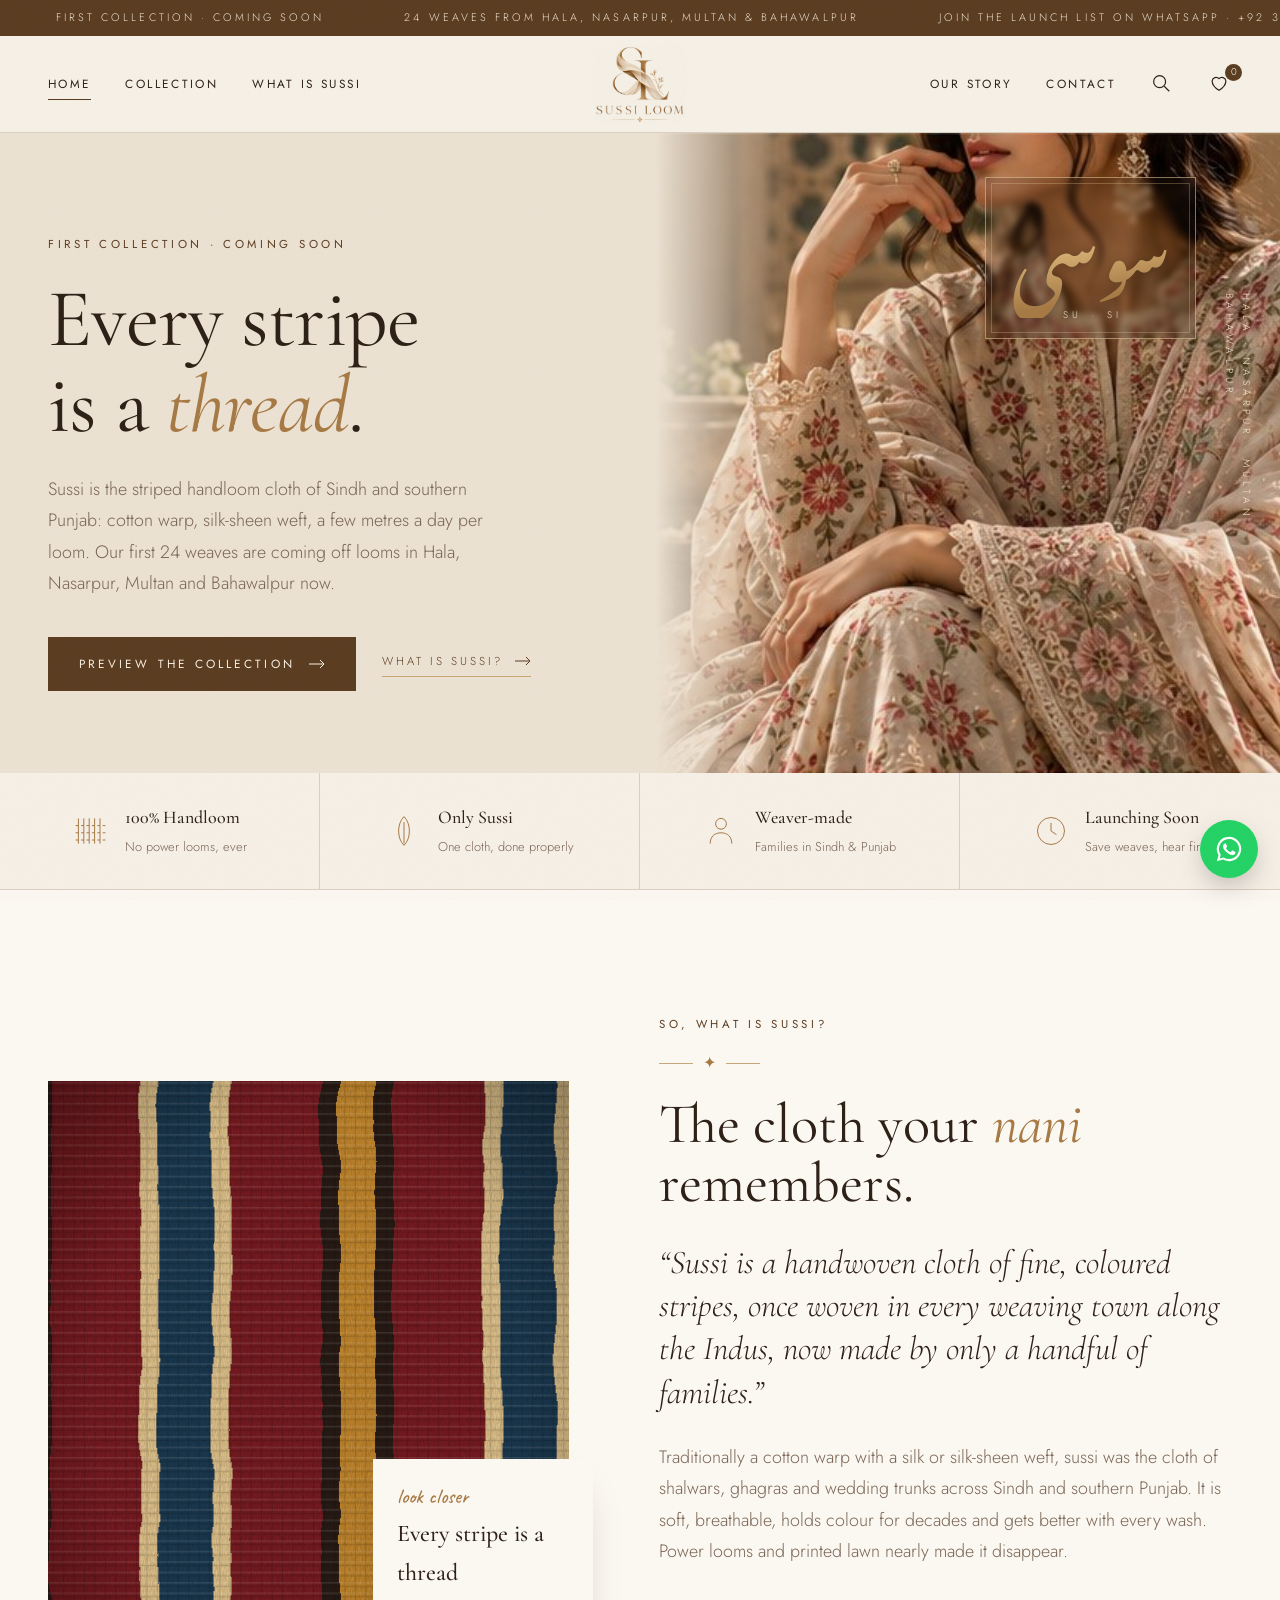
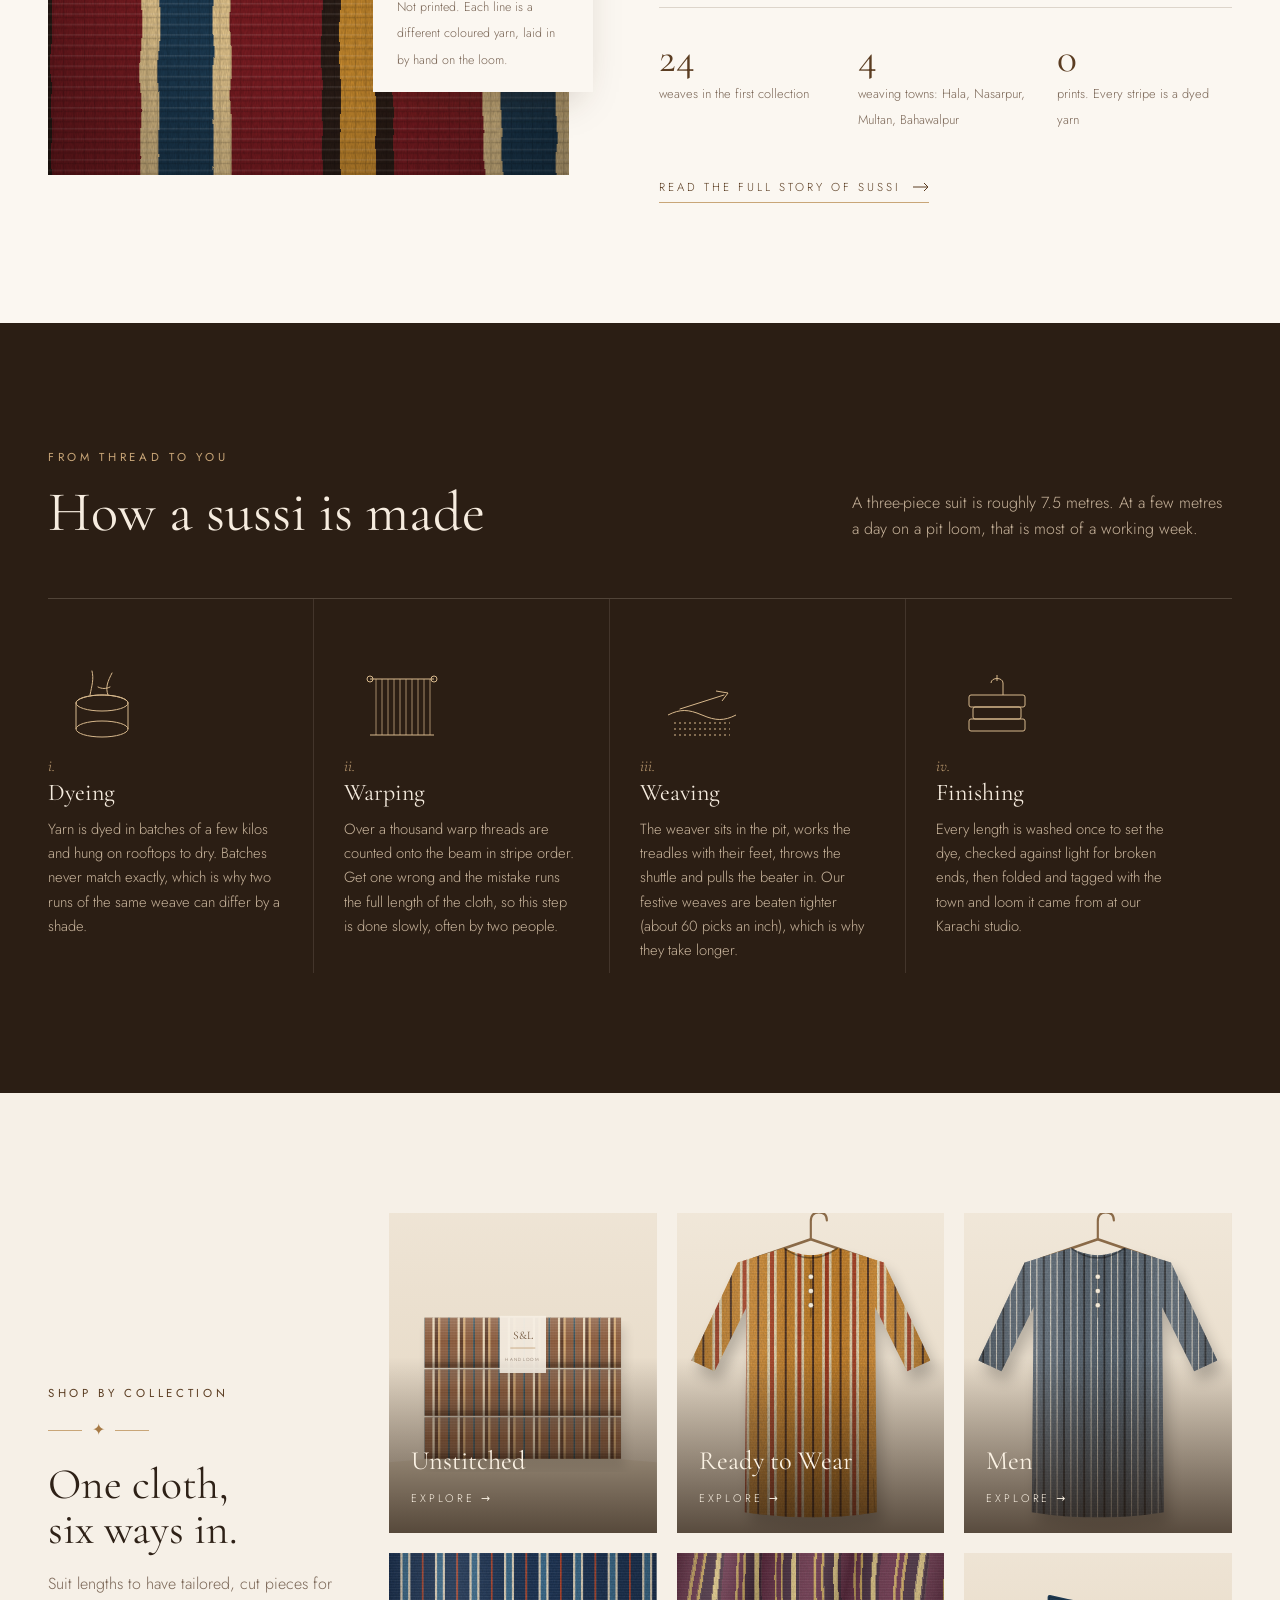
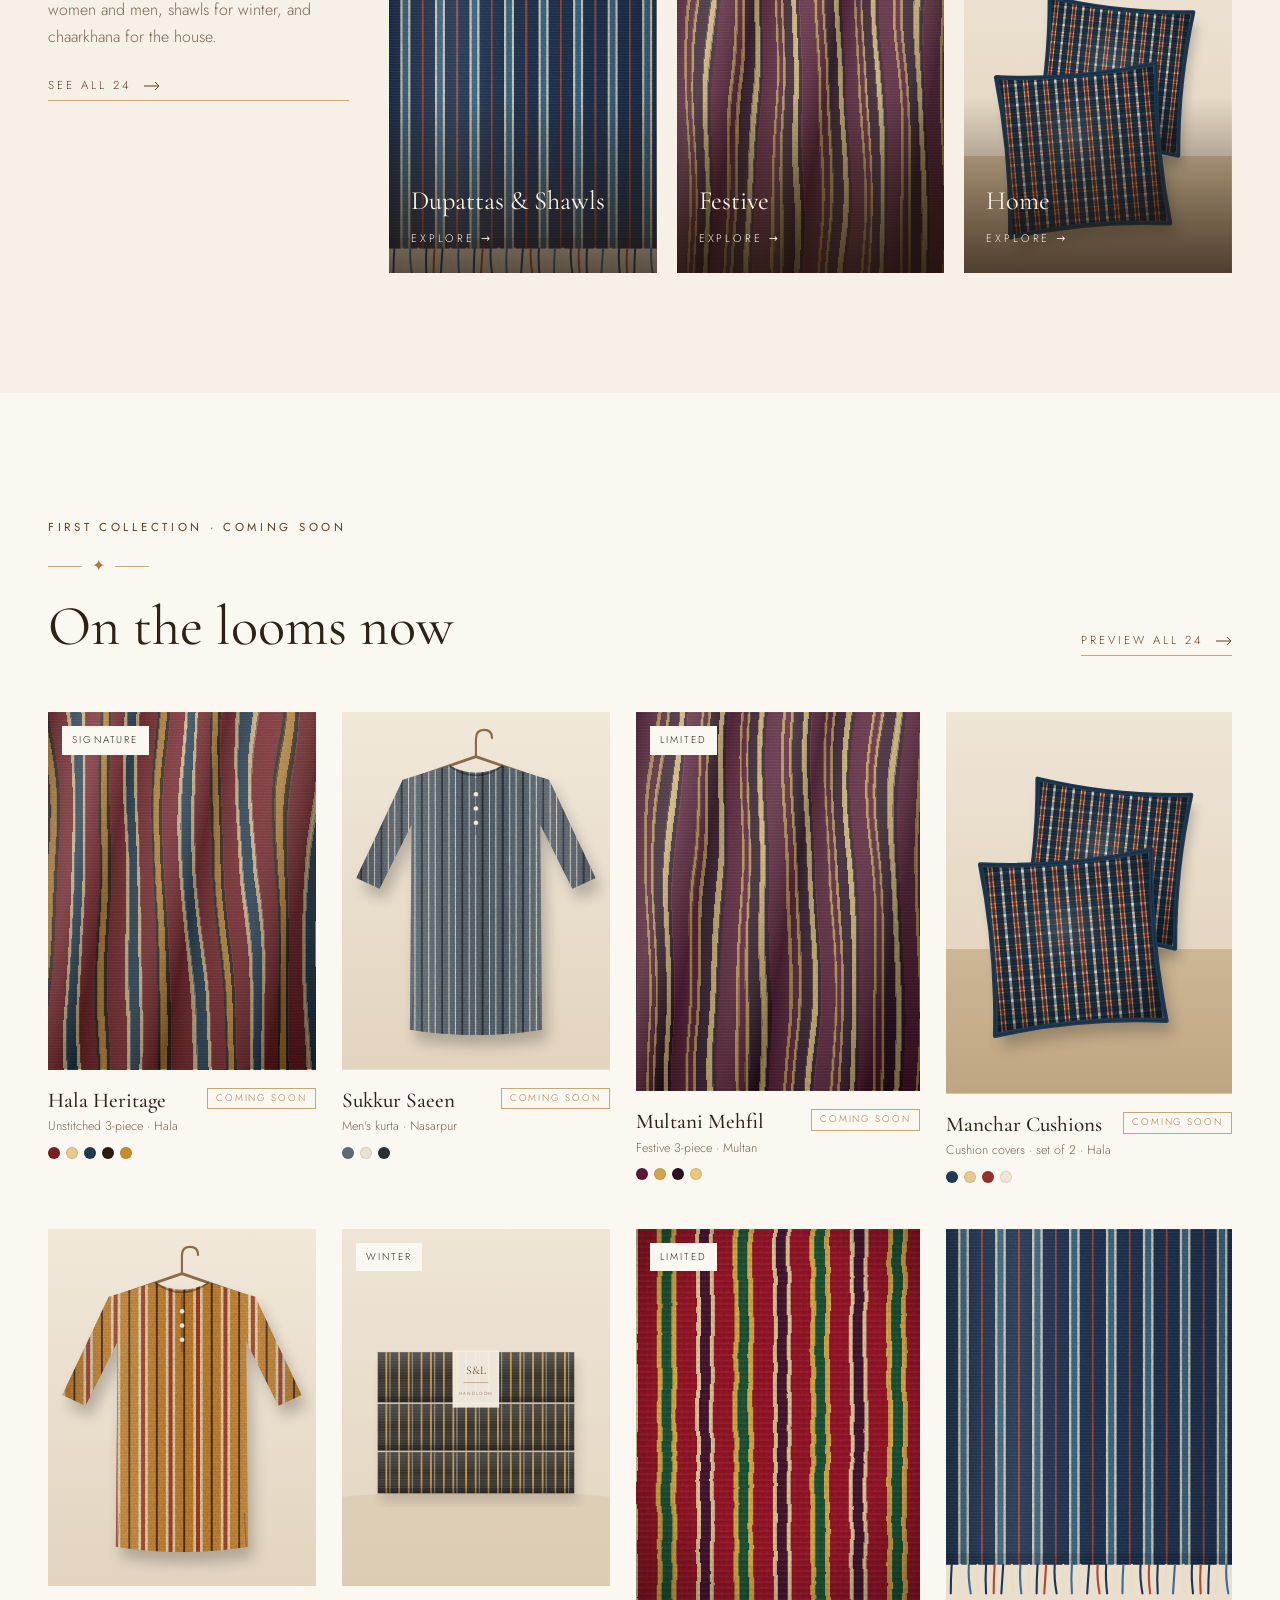
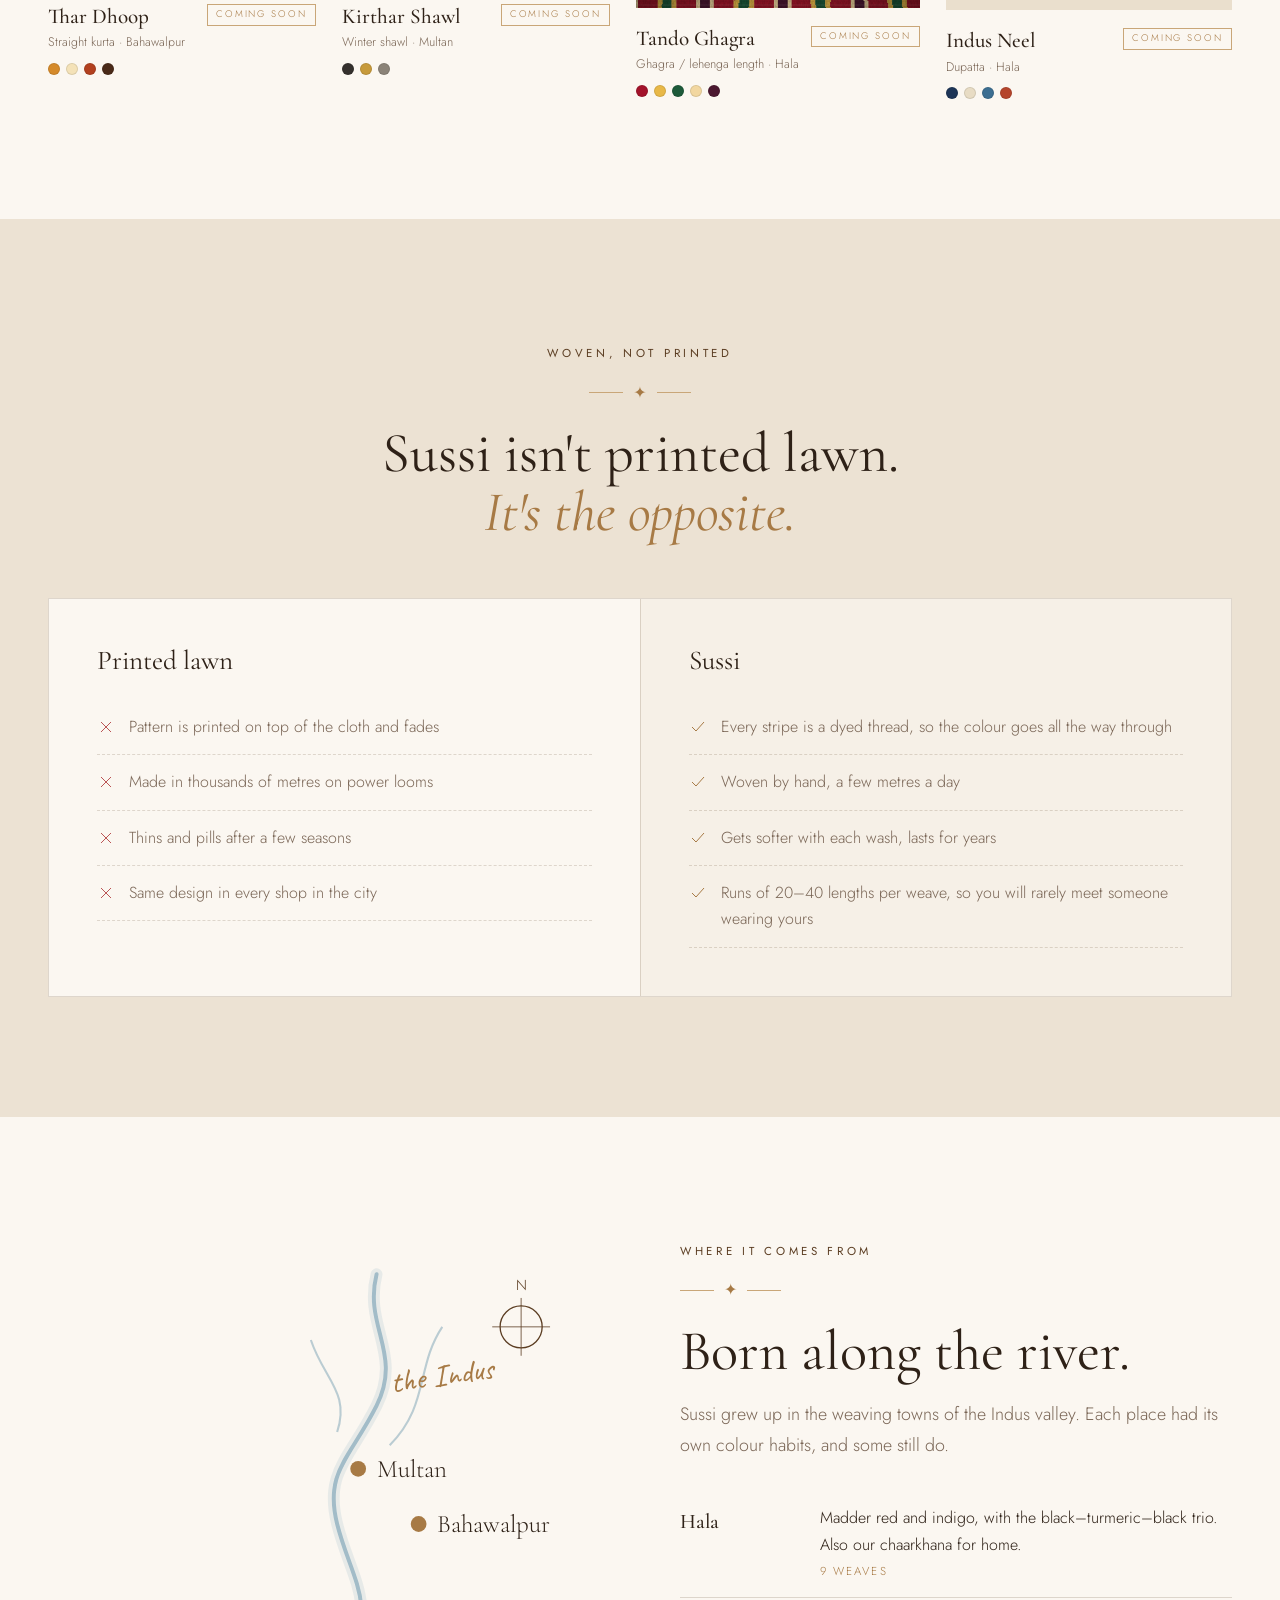
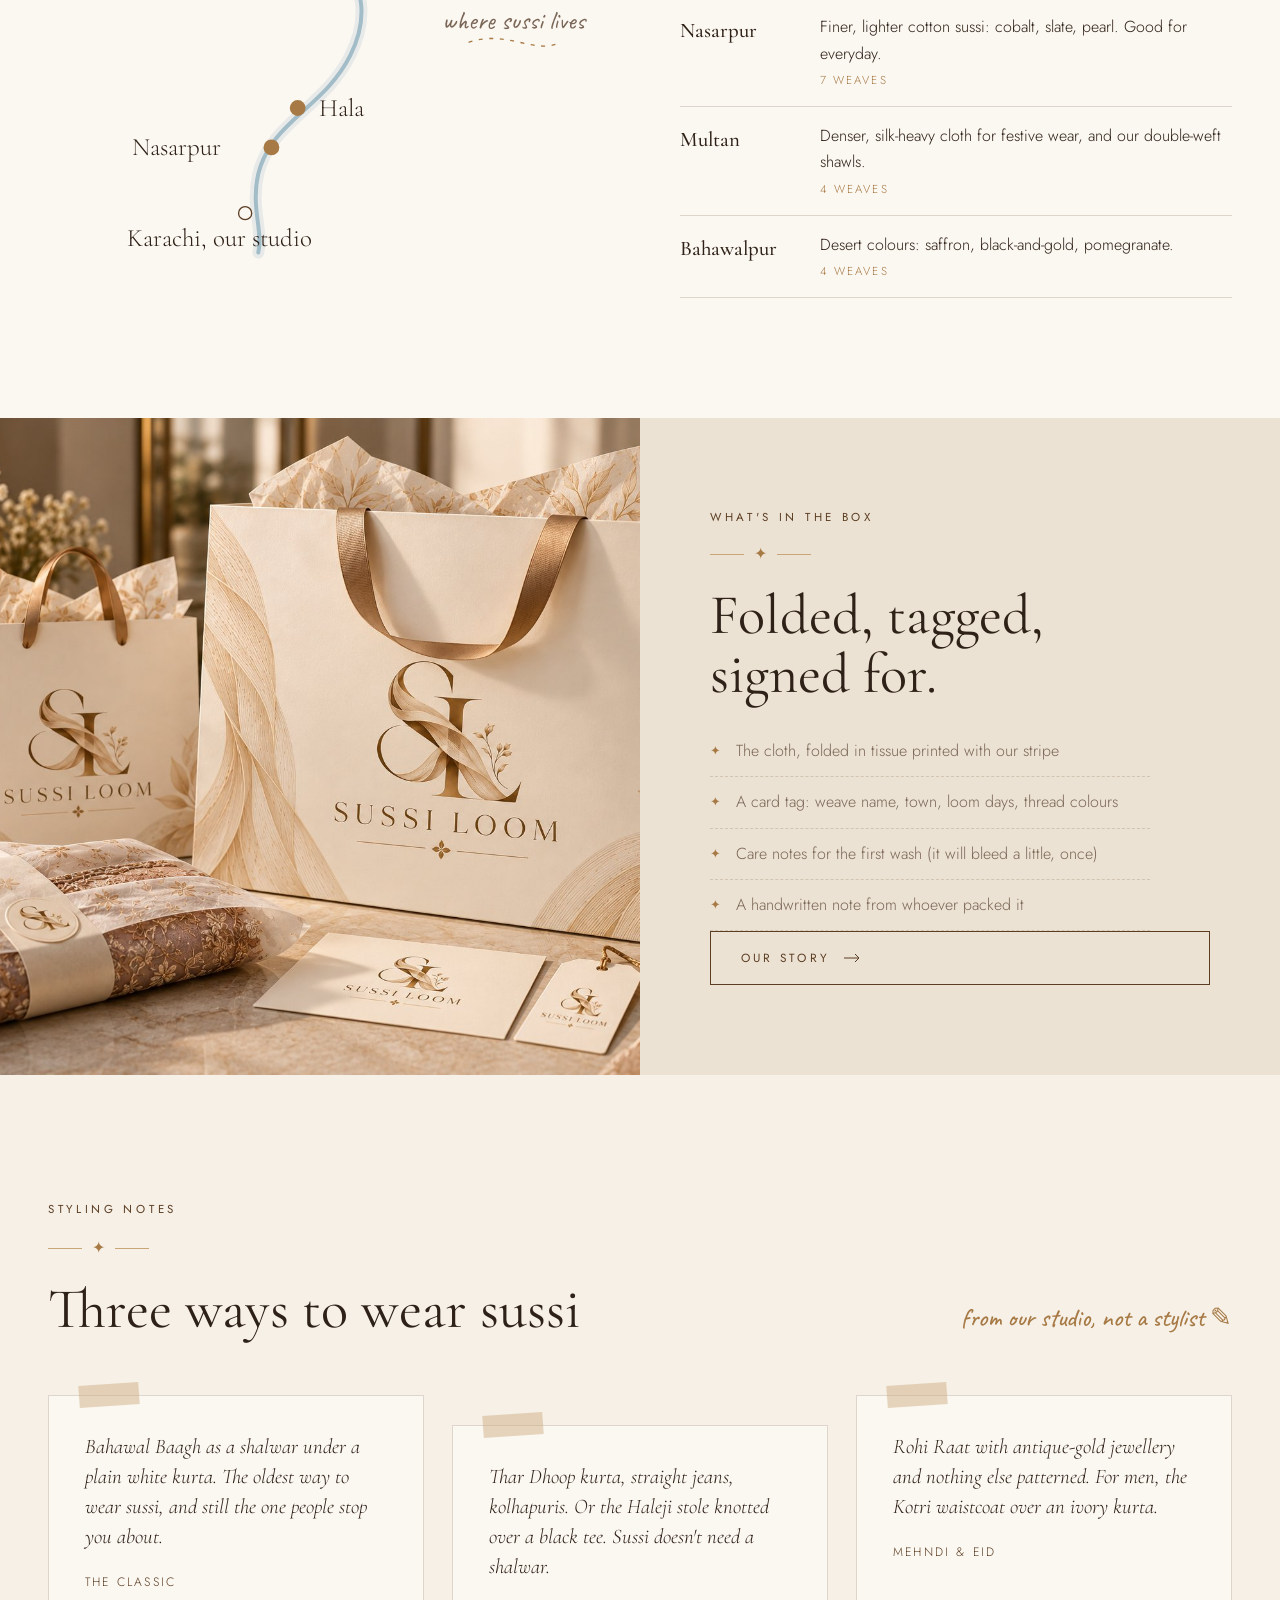
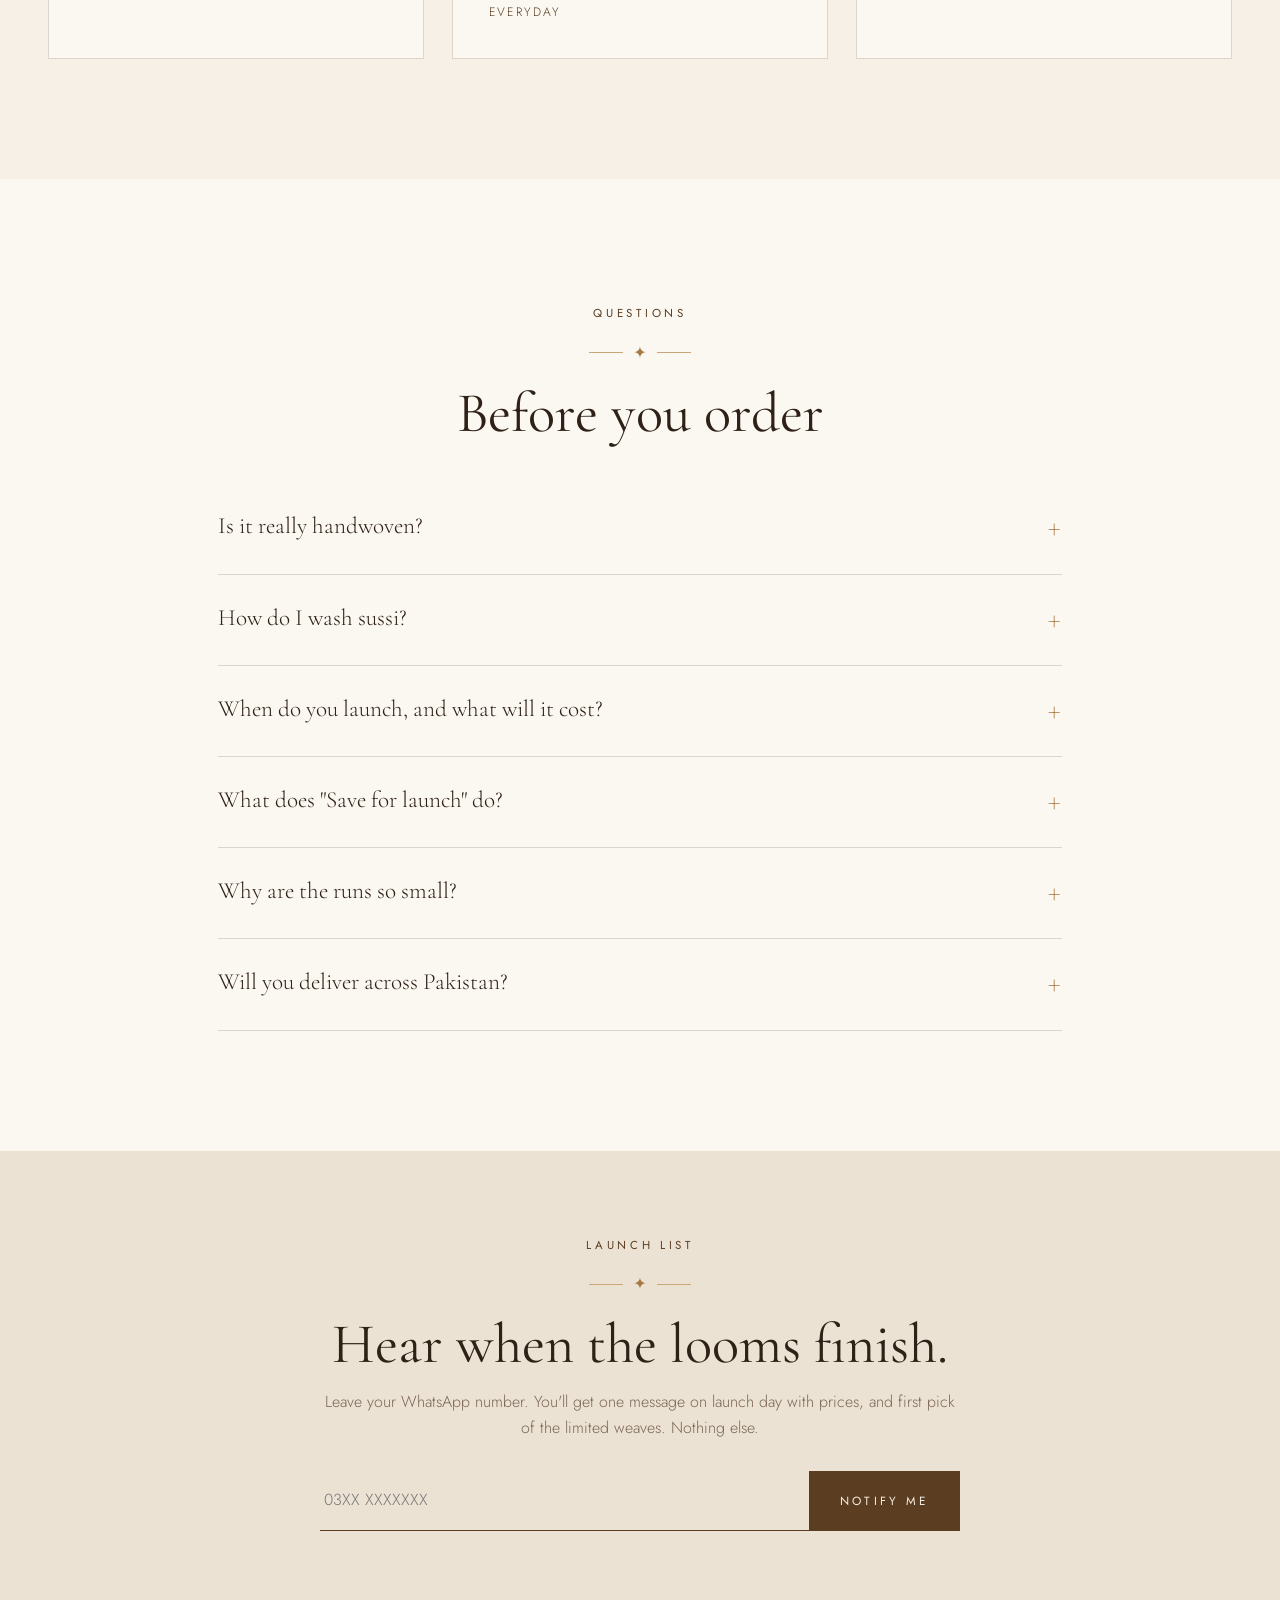
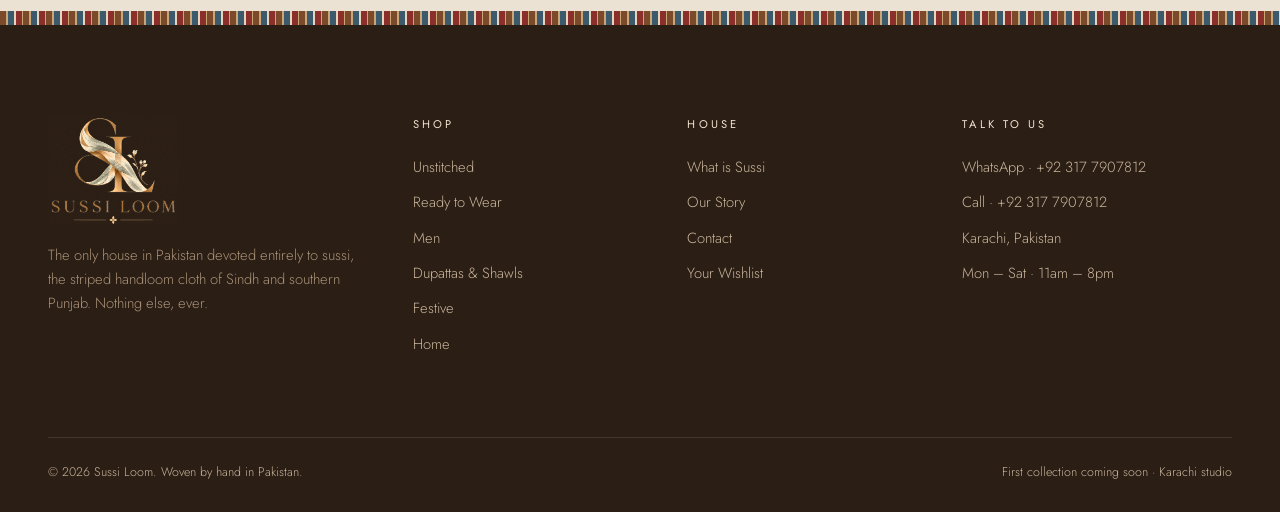
<file: index.html>
<!doctype html>
<html lang="en">
<head>
<meta charset="utf-8">
<meta name="viewport" content="width=device-width, initial-scale=1">
<title>Sussi Loom | Handwoven Sussi, Coming Soon</title>
<meta name="description" content="Sussi Loom sells only sussi, the striped handloom cloth of Sindh and southern Punjab. 24 weaves across unstitched, ready to wear, men, shawls, festive and home. First collection coming soon.">
<link rel="icon" href="assets/img/favicon.png">
<link rel="preconnect" href="https://fonts.googleapis.com"><link rel="preconnect" href="https://fonts.gstatic.com" crossorigin>
<link href="https://fonts.googleapis.com/css2?family=Caveat:wght@500&family=Cormorant+Garamond:ital,wght@0,400;0,500;1,400&family=Jost:wght@300;400&display=swap" rel="stylesheet">
<link href="https://fonts.googleapis.com/css2?family=Noto+Nastaliq+Urdu:wght@600&text=%D8%B3%D9%88%D8%B3%DB%8C&display=swap" rel="stylesheet">
<link rel="stylesheet" href="assets/css/style.css">
</head>
<body data-page="home">
<div id="header"></div>

<main>
  <!-- HERO -->
  <section class="hero">
    <div class="hero-copy">
      <span class="eyebrow">First collection · Coming soon</span>
      <h1>Every stripe<br>is a <em>thread</em>.</h1>
      <p class="lead">Sussi is the striped handloom cloth of Sindh and southern Punjab: cotton warp, silk-sheen weft, a few metres a day per loom. Our first 24 weaves are coming off looms in Hala, Nasarpur, Multan and Bahawalpur now.</p>
      <div style="display:flex;gap:26px;align-items:center;flex-wrap:wrap">
        <a class="btn" href="shop.html" data-arrow>Preview the collection</a>
        <a class="link" href="what-is-sussi.html" data-arrow>What is sussi?</a>
      </div>
    </div>
    <div class="hero-media">
      <img src="assets/img/hero-model.jpg" alt="Woman wearing a Sussi Loom outfit" width="916" height="432">
      <div class="hero-seal" aria-hidden="true"><span class="ur" lang="ur">سوسی</span><span class="tr">su · si</span></div>
      <div class="hero-side">Hala · Nasarpur · Multan · Bahawalpur</div>
    </div>
  </section>

  <!-- PILLARS -->
  <div class="pillars">
    <div class="pillar"><svg viewBox="0 0 40 40"><path d="M6 6v28M12 6v28M18 6v28M24 6v28M30 6v28"/><path d="M3 14h34M3 22h34M3 30h34" stroke-dasharray="3 3"/></svg><div><b>100% Handloom</b><small>No power looms, ever</small></div></div>
    <div class="pillar"><svg viewBox="0 0 40 40"><path d="M20 4c-8 8-8 24 0 32 8-8 8-24 0-32Z"/><path d="M20 10v24"/></svg><div><b>Only Sussi</b><small>One cloth, done properly</small></div></div>
    <div class="pillar"><svg viewBox="0 0 40 40"><path d="M8 34c0-8 5-12 12-12s12 4 12 12"/><circle cx="20" cy="12" r="6"/></svg><div><b>Weaver-made</b><small>Families in Sindh &amp; Punjab</small></div></div>
    <div class="pillar"><svg viewBox="0 0 40 40"><circle cx="20" cy="20" r="15"/><path d="M20 11v9l6 4"/></svg><div><b>Launching Soon</b><small>Save weaves, hear first</small></div></div>
  </div>

  <!-- WHAT IS SUSSI -->
  <section class="sec">
    <div class="wrap intro">
      <div class="intro-art rv">
        <div class="swatch-big" data-swatch="hala-heritage" data-view="close"></div>
        <div class="tag"><span class="hand" style="font-size:1.3rem">look closer</span><b>Every stripe is a thread</b><small>Not printed. Each line is a different coloured yarn, laid in by hand on the loom.</small></div>
      </div>
      <div class="rv">
        <span class="eyebrow">So, what is sussi?</span>
        <div class="divider">✦</div>
        <h2>The cloth your <em>nani</em> remembers.</h2>
        <p class="big-quote">“Sussi is a handwoven cloth of fine, coloured stripes, once woven in every weaving town along the Indus, now made by only a handful of families.”</p>
        <p class="lead">Traditionally a cotton warp with a silk or silk-sheen weft, sussi was the cloth of shalwars, ghagras and wedding trunks across Sindh and southern Punjab. It is soft, breathable, holds colour for decades and gets better with every wash. Power looms and printed lawn nearly made it disappear.</p>
        <div class="facts">
          <div><b>24</b><small>weaves in the first collection</small></div>
          <div><b>4</b><small>weaving towns: Hala, Nasarpur, Multan, Bahawalpur</small></div>
          <div><b>0</b><small>prints. Every stripe is a dyed yarn</small></div>
        </div>
        <a class="link" href="what-is-sussi.html" data-arrow>Read the full story of sussi</a>
      </div>
    </div>
  </section>

  <!-- PROCESS -->
  <section class="sec dark">
    <div class="wrap">
      <div class="head-row">
        <div><span class="eyebrow light">From thread to you</span><h2 style="margin-top:14px">How a sussi is made</h2></div>
        <p style="max-width:380px">A three-piece suit is roughly 7.5 metres. At a few metres a day on a pit loom, that is most of a working week.</p>
      </div>
      <div class="steps">
        <div class="step rv">
          <span class="num">i.</span>
          <svg viewBox="0 0 84 84"><ellipse cx="42" cy="64" rx="26" ry="8"/><path d="M16 64V38c0-4 12-8 26-8s26 4 26 8v26"/><ellipse cx="42" cy="38" rx="26" ry="8"/><path d="M30 30c2-10 4-16 2-24M48 30c-3-8 0-14 4-22M38 22c4 2 8 2 12 0" stroke-linecap="round"/></svg>
          <h3>Dyeing</h3><p>Yarn is dyed in batches of a few kilos and hung on rooftops to dry. Batches never match exactly, which is why two runs of the same weave can differ by a shade.</p>
        </div>
        <div class="step rv">
          <span class="num">ii.</span>
          <svg viewBox="0 0 84 84"><path d="M10 14h64M10 70h64"/><path d="M16 14v56M22 14v56M28 14v56M34 14v56M40 14v56M46 14v56M52 14v56M58 14v56M64 14v56M70 14v56" stroke-width=".7"/><circle cx="10" cy="14" r="3"/><circle cx="74" cy="14" r="3"/></svg>
          <h3>Warping</h3><p>Over a thousand warp threads are counted onto the beam in stripe order. Get one wrong and the mistake runs the full length of the cloth, so this step is done slowly, often by two people.</p>
        </div>
        <div class="step rv">
          <span class="num">iii.</span>
          <svg viewBox="0 0 84 84"><path d="M8 50c12-6 20-6 34 0s22 6 34 0"/><path d="M20 44l44-14" stroke-linecap="round"/><path d="M56 26l12 2-6 8" /><path d="M14 58h56M14 64h56M14 70h56" stroke-dasharray="2 3"/></svg>
          <h3>Weaving</h3><p>The weaver sits in the pit, works the treadles with their feet, throws the shuttle and pulls the beater in. Our festive weaves are beaten tighter (about 60 picks an inch), which is why they take longer.</p>
        </div>
        <div class="step rv">
          <span class="num">iv.</span>
          <svg viewBox="0 0 84 84"><rect x="14" y="30" width="56" height="12" rx="2"/><rect x="18" y="42" width="48" height="12" rx="2"/><rect x="14" y="54" width="56" height="12" rx="2"/><path d="M36 18c0-6 12-6 12 0v12M42 10v6"/></svg>
          <h3>Finishing</h3><p>Every length is washed once to set the dye, checked against light for broken ends, then folded and tagged with the town and loom it came from at our Karachi studio.</p>
        </div>
      </div>
    </div>
  </section>

  <!-- COLLECTIONS -->
  <section class="sec cream">
    <div class="wrap">
      <div class="tiles">
        <div class="tile-intro rv" style="display:flex;flex-direction:column;justify-content:center;padding-right:20px">
          <span class="eyebrow">Shop by collection</span>
          <div class="divider">✦</div>
          <h2 style="font-size:clamp(2rem,3.4vw,2.9rem)">One cloth,<br>six ways in.</h2>
          <p style="margin:18px 0 26px">Suit lengths to have tailored, cut pieces for women and men, shawls for winter, and chaarkhana for the house.</p>
          <a class="link" href="shop.html" data-arrow>See all 24</a>
        </div>
        <a class="tile rv" href="shop.html?cat=unstitched"><div class="bg" data-swatch="sehwan-mitti" data-view="folded"></div><div class="cap"><h3>Unstitched</h3><span>Explore →</span></div></a>
        <a class="tile rv" href="shop.html?cat=ready"><div class="bg" data-swatch="thar-dhoop" data-view="kurta"></div><div class="cap"><h3>Ready to Wear</h3><span>Explore →</span></div></a>
        <a class="tile rv" href="shop.html?cat=men"><div class="bg" data-swatch="sukkur-saeen" data-view="kurta"></div><div class="cap"><h3>Men</h3><span>Explore →</span></div></a>
        <a class="tile rv" href="shop.html?cat=dupatta"><div class="bg" data-swatch="indus-neel" data-view="flat"></div><div class="cap"><h3>Dupattas &amp; Shawls</h3><span>Explore →</span></div></a>
        <a class="tile rv" href="shop.html?cat=festive"><div class="bg" data-swatch="multani-mehfil"></div><div class="cap"><h3>Festive</h3><span>Explore →</span></div></a>
        <a class="tile rv" href="shop.html?cat=home"><div class="bg" data-swatch="manchar-cushion" data-view="cushion"></div><div class="cap"><h3>Home</h3><span>Explore →</span></div></a>
      </div>
    </div>
  </section>

  <!-- FEATURED -->
  <section class="sec">
    <div class="wrap">
      <div class="head-row">
        <div><span class="eyebrow">First collection · coming soon</span><div class="divider">✦</div><h2>On the looms now</h2></div>
        <a class="link" href="shop.html" data-arrow>Preview all 24</a>
      </div>
      <div class="grid" id="featured"></div>
    </div>
  </section>

  <!-- WHY SUSSI vs PRINTED -->
  <section class="sec sand">
    <div class="wrap">
      <div style="text-align:center;max-width:680px;margin:0 auto 56px" class="rv">
        <span class="eyebrow">Woven, not printed</span>
        <div class="divider center">✦</div>
        <h2>Sussi isn't printed lawn.<br><em>It's the opposite.</em></h2>
      </div>
      <div class="compare rv">
        <div>
          <h3>Printed lawn</h3>
          <ul>
            <li><svg viewBox="0 0 18 18" stroke="#b55" fill="none"><path d="M4 4l10 10M14 4 4 14"/></svg>Pattern is printed on top of the cloth and fades</li>
            <li><svg viewBox="0 0 18 18" stroke="#b55" fill="none"><path d="M4 4l10 10M14 4 4 14"/></svg>Made in thousands of metres on power looms</li>
            <li><svg viewBox="0 0 18 18" stroke="#b55" fill="none"><path d="M4 4l10 10M14 4 4 14"/></svg>Thins and pills after a few seasons</li>
            <li><svg viewBox="0 0 18 18" stroke="#b55" fill="none"><path d="M4 4l10 10M14 4 4 14"/></svg>Same design in every shop in the city</li>
          </ul>
        </div>
        <div>
          <h3>Sussi</h3>
          <ul>
            <li><svg viewBox="0 0 18 18" stroke="#a77a45" fill="none"><path d="M3 9l4 4 8-9"/></svg>Every stripe is a dyed thread, so the colour goes all the way through</li>
            <li><svg viewBox="0 0 18 18" stroke="#a77a45" fill="none"><path d="M3 9l4 4 8-9"/></svg>Woven by hand, a few metres a day</li>
            <li><svg viewBox="0 0 18 18" stroke="#a77a45" fill="none"><path d="M3 9l4 4 8-9"/></svg>Gets softer with each wash, lasts for years</li>
            <li><svg viewBox="0 0 18 18" stroke="#a77a45" fill="none"><path d="M3 9l4 4 8-9"/></svg>Runs of 20–40 lengths per weave, so you will rarely meet someone wearing yours</li>
          </ul>
        </div>
      </div>
    </div>
  </section>

  <!-- MAP -->
  <section class="sec">
    <div class="wrap map-wrap">
      <div class="rv">
        <svg class="map-svg" viewBox="0 0 420 480" fill="none" aria-label="Hand-drawn map of the Indus with sussi weaving towns">
          <path d="M250 20c-10 40 20 60 0 100s-40 50-30 90 30 60 10 100-60 50-70 90c-6 26 4 44 0 60" stroke="#8fb0bf" stroke-width="3" stroke-linecap="round" opacity=".8"/>
          <path d="M250 20c-10 40 20 60 0 100s-40 50-30 90 30 60 10 100-60 50-70 90c-6 26 4 44 0 60" stroke="#8fb0bf" stroke-width="9" stroke-linecap="round" opacity=".18"/>
          <path d="M300 60c-20 30-10 60-40 90M200 70c10 30 30 40 20 70" stroke="#8fb0bf" stroke-width="1.6" opacity=".6"/>
          <g font-family="Cormorant Garamond, serif" font-size="19" fill="#2e2117">
            <circle cx="236" cy="168" r="6" fill="#a77a45"/><text x="250" y="174">Multan</text>
            <circle cx="282" cy="210" r="6" fill="#a77a45"/><text x="296" y="216">Bahawalpur</text>
            <circle cx="190" cy="350" r="6" fill="#a77a45"/><text x="206" y="356">Hala</text>
            <circle cx="170" cy="380" r="6" fill="#a77a45"/><text x="64" y="386">Nasarpur</text>
            <circle cx="150" cy="430" r="5" fill="none" stroke="#5b3d22"/><text x="60" y="455">Karachi, our studio</text>
          </g>
          <text x="262" y="110" font-family="Caveat, cursive" font-size="24" fill="#a77a45" transform="rotate(-8 262 110)">the Indus</text>
          <path d="M320 300c30-10 50 10 70 0" stroke="#a77a45" stroke-dasharray="3 5"/>
          <text x="300" y="290" font-family="Caveat, cursive" font-size="20" fill="#7a6656">where sussi lives</text>
          <g transform="translate(360 60)" stroke="#5b3d22"><circle r="16"/><path d="M0-22v44M-22 0h44" stroke-width=".6"/><text y="-28" text-anchor="middle" font-size="11" fill="#5b3d22" stroke="none" font-family="Jost">N</text></g>
        </svg>
      </div>
      <div class="rv">
        <span class="eyebrow">Where it comes from</span>
        <div class="divider">✦</div>
        <h2>Born along the river.</h2>
        <p class="lead" style="margin-top:18px">Sussi grew up in the weaving towns of the Indus valley. Each place had its own colour habits, and some still do.</p>
        <ul class="places">
          <li><b>Hala</b><span>Madder red and indigo, with the black–turmeric–black trio. Also our chaarkhana for home. <i>9 weaves</i></span></li>
          <li><b>Nasarpur</b><span>Finer, lighter cotton sussi: cobalt, slate, pearl. Good for everyday. <i>7 weaves</i></span></li>
          <li><b>Multan</b><span>Denser, silk-heavy cloth for festive wear, and our double-weft shawls. <i>4 weaves</i></span></li>
          <li><b>Bahawalpur</b><span>Desert colours: saffron, black-and-gold, pomegranate. <i>4 weaves</i></span></li>
        </ul>
      </div>
    </div>
  </section>

  <!-- PACKAGING BAND -->
  <section class="band">
    <img src="assets/img/packaging.jpg" alt="Sussi Loom packaging: bags, tissue wrap, card and tag" loading="lazy" width="1536" height="1024">
    <div class="copy">
      <span class="eyebrow">What's in the box</span>
      <div class="divider">✦</div>
      <h2>Folded, tagged,<br>signed for.</h2>
      <ul class="box-list">
        <li>The cloth, folded in tissue printed with our stripe</li>
        <li>A card tag: weave name, town, loom days, thread colours</li>
        <li>Care notes for the first wash (it will bleed a little, once)</li>
        <li>A handwritten note from whoever packed it</li>
      </ul>
      <a class="btn ghost" href="our-story.html" data-arrow>Our story</a>
    </div>
  </section>

  <!-- HOW TO WEAR -->
  <section class="sec cream">
    <div class="wrap">
      <div class="head-row">
        <div><span class="eyebrow">Styling notes</span><div class="divider">✦</div><h2>Three ways to wear sussi</h2></div>
        <span class="hand" style="font-size:1.6rem">from our studio, not a stylist ✎</span>
      </div>
      <div class="notes">
        <div class="note rv"><span class="pin"></span><p>Bahawal Baagh as a shalwar under a plain white kurta. The oldest way to wear sussi, and still the one people stop you about.</p><div class="who">The classic</div></div>
        <div class="note rv"><span class="pin"></span><p>Thar Dhoop kurta, straight jeans, kolhapuris. Or the Haleji stole knotted over a black tee. Sussi doesn't need a shalwar.</p><div class="who">Everyday</div></div>
        <div class="note rv"><span class="pin"></span><p>Rohi Raat with antique-gold jewellery and nothing else patterned. For men, the Kotri waistcoat over an ivory kurta.</p><div class="who">Mehndi &amp; Eid</div></div>
      </div>
    </div>
  </section>

  <!-- FAQ -->
  <section class="sec">
    <div class="wrap" style="max-width:900px">
      <div style="text-align:center;margin-bottom:40px"><span class="eyebrow">Questions</span><div class="divider center">✦</div><h2>Before you order</h2></div>
      <div class="faq">
        <details><summary>Is it really handwoven?</summary><p>Yes. Every metre we sell is woven on a hand-operated loom by weaving families we work with directly. Small irregularities in the stripes are the mark of the hand, not a defect.</p></details>
        <details><summary>How do I wash sussi?</summary><p>Hand wash or gentle machine wash in cold water, dry in the shade, and iron on medium. The first wash may release a little dye, so wash it alone once. It softens beautifully after that.</p></details>
        <details><summary>When do you launch, and what will it cost?</summary><p>The first collection is still coming off the looms. Prices will be announced on launch day. People on the WhatsApp list see them first, and get first pick of the limited weaves.</p></details>
        <details><summary>What does "Save for launch" do?</summary><p>It keeps a list of the weaves you like in this browser. From your wishlist you can send it to us on WhatsApp, and we'll message you when those exact pieces go live.</p></details>
        <details><summary>Why are the runs so small?</summary><p>A weave is decided at warping: once a loom is set up, it makes one stripe order until the beam runs out, usually 20 to 40 suit lengths. When it's gone, the next run may be a different colourway.</p></details>
        <details><summary>Will you deliver across Pakistan?</summary><p>Yes. Karachi in 2–3 working days, other cities 3–5. Cash on delivery will be available from launch.</p></details>
      </div>
    </div>
  </section>

  <!-- CTA -->
  <section class="sec sand tight">
    <div class="letter">
      <span class="eyebrow">Launch list</span>
      <div class="divider center">✦</div>
      <h2>Hear when the looms finish.</h2>
      <p style="margin-top:14px">Leave your WhatsApp number. You'll get one message on launch day with prices, and first pick of the limited weaves. Nothing else.</p>
      <form id="notify">
        <input type="tel" required placeholder="03XX XXXXXXX" aria-label="WhatsApp number" pattern="[0-9+ ]{10,15}">
        <button class="btn" type="submit">Notify me</button>
      </form>
    </div>
  </section>
</main>

<div id="footer"></div>
<script src="assets/js/data.js"></script>
<script src="assets/js/app.js"></script>
<script>
document.addEventListener("sl:ready", () => {
  const ids = ["hala-heritage","sukkur-saeen","multani-mehfil","manchar-cushion","thar-dhoop","kirthar-shawl","tando-ghagra","indus-neel"];
  document.getElementById("featured").innerHTML = ids.map(id => SL.card(SL.byId(id))).join("");
  document.getElementById("notify").addEventListener("submit", e => {
    e.preventDefault();
    const n = e.target.querySelector("input").value;
    window.open("https://wa.me/" + SL.WA + "?text=" + encodeURIComponent("Please add me to the Sussi Loom launch list. My number: " + n), "_blank");
    SL.toast("You're on the list. One message on launch day.");
    e.target.reset();
  });
});
</script>
</body>
</html>
</file>
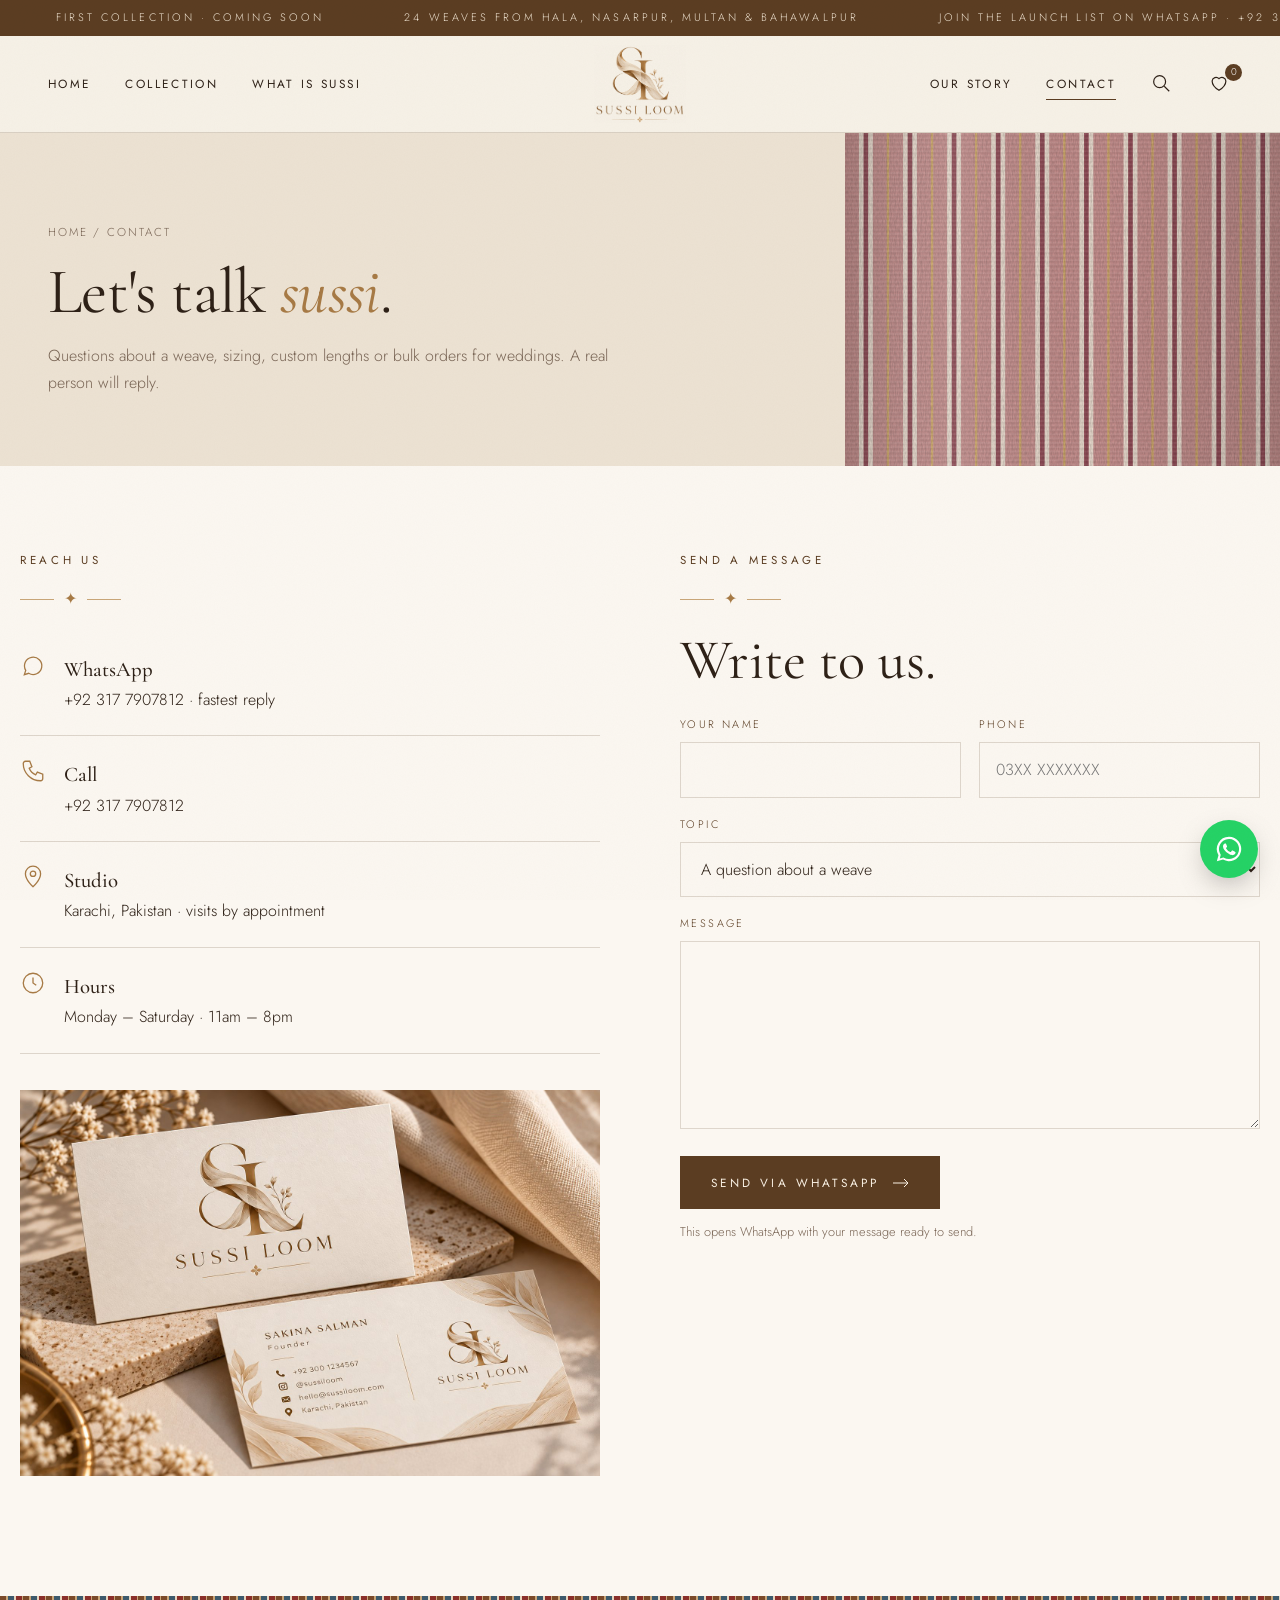
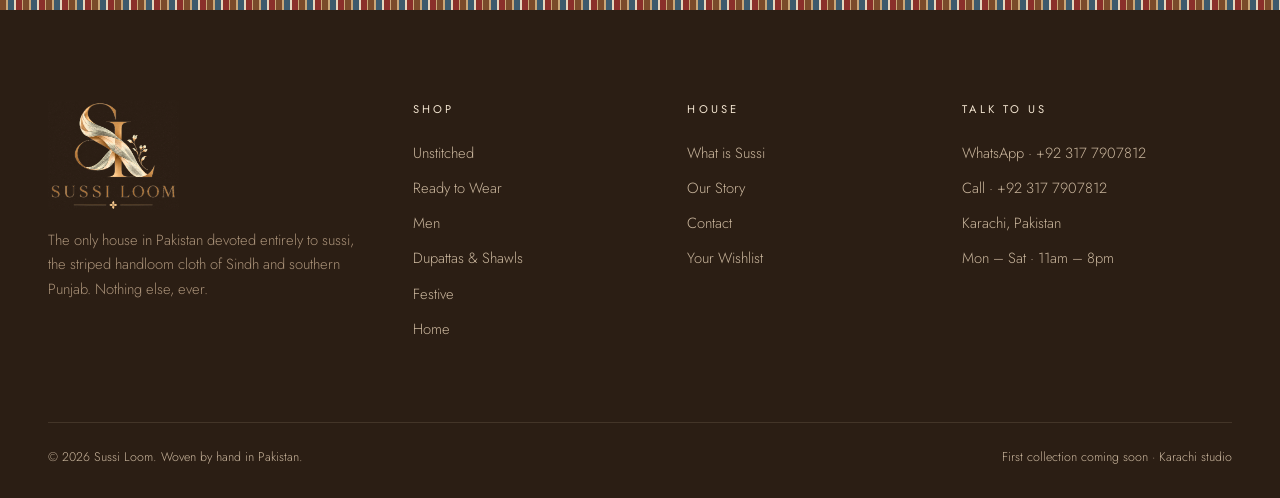
<file: contact.html>
<!doctype html>
<html lang="en">
<head>
<meta charset="utf-8">
<meta name="viewport" content="width=device-width, initial-scale=1">
<title>Contact | Sussi Loom</title>
<meta name="description" content="Contact Sussi Loom on WhatsApp or phone: +92 317 7907812.">
<link rel="icon" href="assets/img/favicon.png">
<link rel="preconnect" href="https://fonts.googleapis.com"><link rel="preconnect" href="https://fonts.gstatic.com" crossorigin>
<link href="https://fonts.googleapis.com/css2?family=Caveat:wght@500&family=Cormorant+Garamond:ital,wght@0,400;0,500;1,400&family=Jost:wght@300;400&display=swap" rel="stylesheet">
<link rel="stylesheet" href="assets/css/style.css">
</head>
<body data-page="contact">
<div id="header"></div>
<main>
  <section class="page-head">
    <div class="stripes" data-swatch="gulab-gali" data-view="flat"></div>
    <div class="wrap" style="position:relative">
      <div class="crumbs"><a href="index.html">Home</a> / Contact</div>
      <h1>Let's talk <em>sussi</em>.</h1>
      <p>Questions about a weave, sizing, custom lengths or bulk orders for weddings. A real person will reply.</p>
    </div>
  </section>

  <div class="wrap contact-grid">
    <div class="rv">
      <span class="eyebrow">Reach us</span><div class="divider">✦</div>
      <a class="c-card" href="https://wa.me/923177907812" target="_blank" rel="noopener"><svg viewBox="0 0 24 24"><path d="M4 20l1.3-4A8 8 0 1 1 8 18.7z"/></svg><div><b>WhatsApp</b><span>+92 317 7907812 · fastest reply</span></div></a>
      <a class="c-card" href="tel:+923177907812"><svg viewBox="0 0 24 24"><path d="M5 3h4l2 5-2.5 1.5a11 11 0 0 0 6 6L16 13l5 2v4a2 2 0 0 1-2 2A16 16 0 0 1 3 5a2 2 0 0 1 2-2"/></svg><div><b>Call</b><span>+92 317 7907812</span></div></a>
      <div class="c-card"><svg viewBox="0 0 24 24"><path d="M12 21s-7-6.2-7-12a7 7 0 0 1 14 0c0 5.8-7 12-7 12Z"/><circle cx="12" cy="9" r="2.5"/></svg><div><b>Studio</b><span>Karachi, Pakistan · visits by appointment</span></div></div>
      <div class="c-card"><svg viewBox="0 0 24 24"><circle cx="12" cy="12" r="9"/><path d="M12 7v5l3 2"/></svg><div><b>Hours</b><span>Monday – Saturday · 11am – 8pm</span></div></div>
      <img src="assets/img/cards.jpg" alt="Sussi Loom business cards" loading="lazy" style="margin-top:36px">
    </div>
    <div class="rv">
      <span class="eyebrow">Send a message</span><div class="divider">✦</div>
      <h2 style="margin-bottom:26px">Write to us.</h2>
      <form id="cf" class="form-grid" novalidate>
        <div class="field"><label for="n">Your name</label><input id="n" required autocomplete="name"><div class="err">Please add your name.</div></div>
        <div class="field"><label for="ph">Phone</label><input id="ph" type="tel" required autocomplete="tel" placeholder="03XX XXXXXXX"><div class="err">Please add your phone.</div></div>
        <div class="field full"><label for="t">Topic</label><select id="t"><option>A question about a weave</option><option>Sizing / custom length</option><option>Launch &amp; early access</option><option>Wedding or bulk order</option><option>Something else</option></select></div>
        <div class="field full"><label for="m">Message</label><textarea id="m" rows="6" required></textarea><div class="err">Please write a message.</div></div>
        <div class="full"><button class="btn" type="submit" data-arrow>Send via WhatsApp</button>
        <p style="font-size:.8rem;margin-top:12px">This opens WhatsApp with your message ready to send.</p></div>
      </form>
    </div>
  </div>
</main>
<div id="footer"></div>
<script src="assets/js/data.js"></script>
<script src="assets/js/app.js"></script>
<script>
document.getElementById("cf").addEventListener("submit", e => {
  e.preventDefault();
  const f = e.target; let ok = true;
  f.querySelectorAll("[required]").forEach(el => { const bad = !el.value.trim(); el.closest(".field").classList.toggle("bad", bad); if (bad) ok = false; });
  if (!ok) return;
  const txt = `Hi Sussi Loom,\n\n${f.m.value.trim()}\n\nTopic: ${f.t.value}\nName: ${f.n.value.trim()}\nPhone: ${f.ph.value.trim()}`;
  window.open("https://wa.me/923177907812?text=" + encodeURIComponent(txt), "_blank");
  SL.toast("Opening WhatsApp. Thank you for writing to us.");
  f.reset();
});
</script>
</body>
</html>
</file>
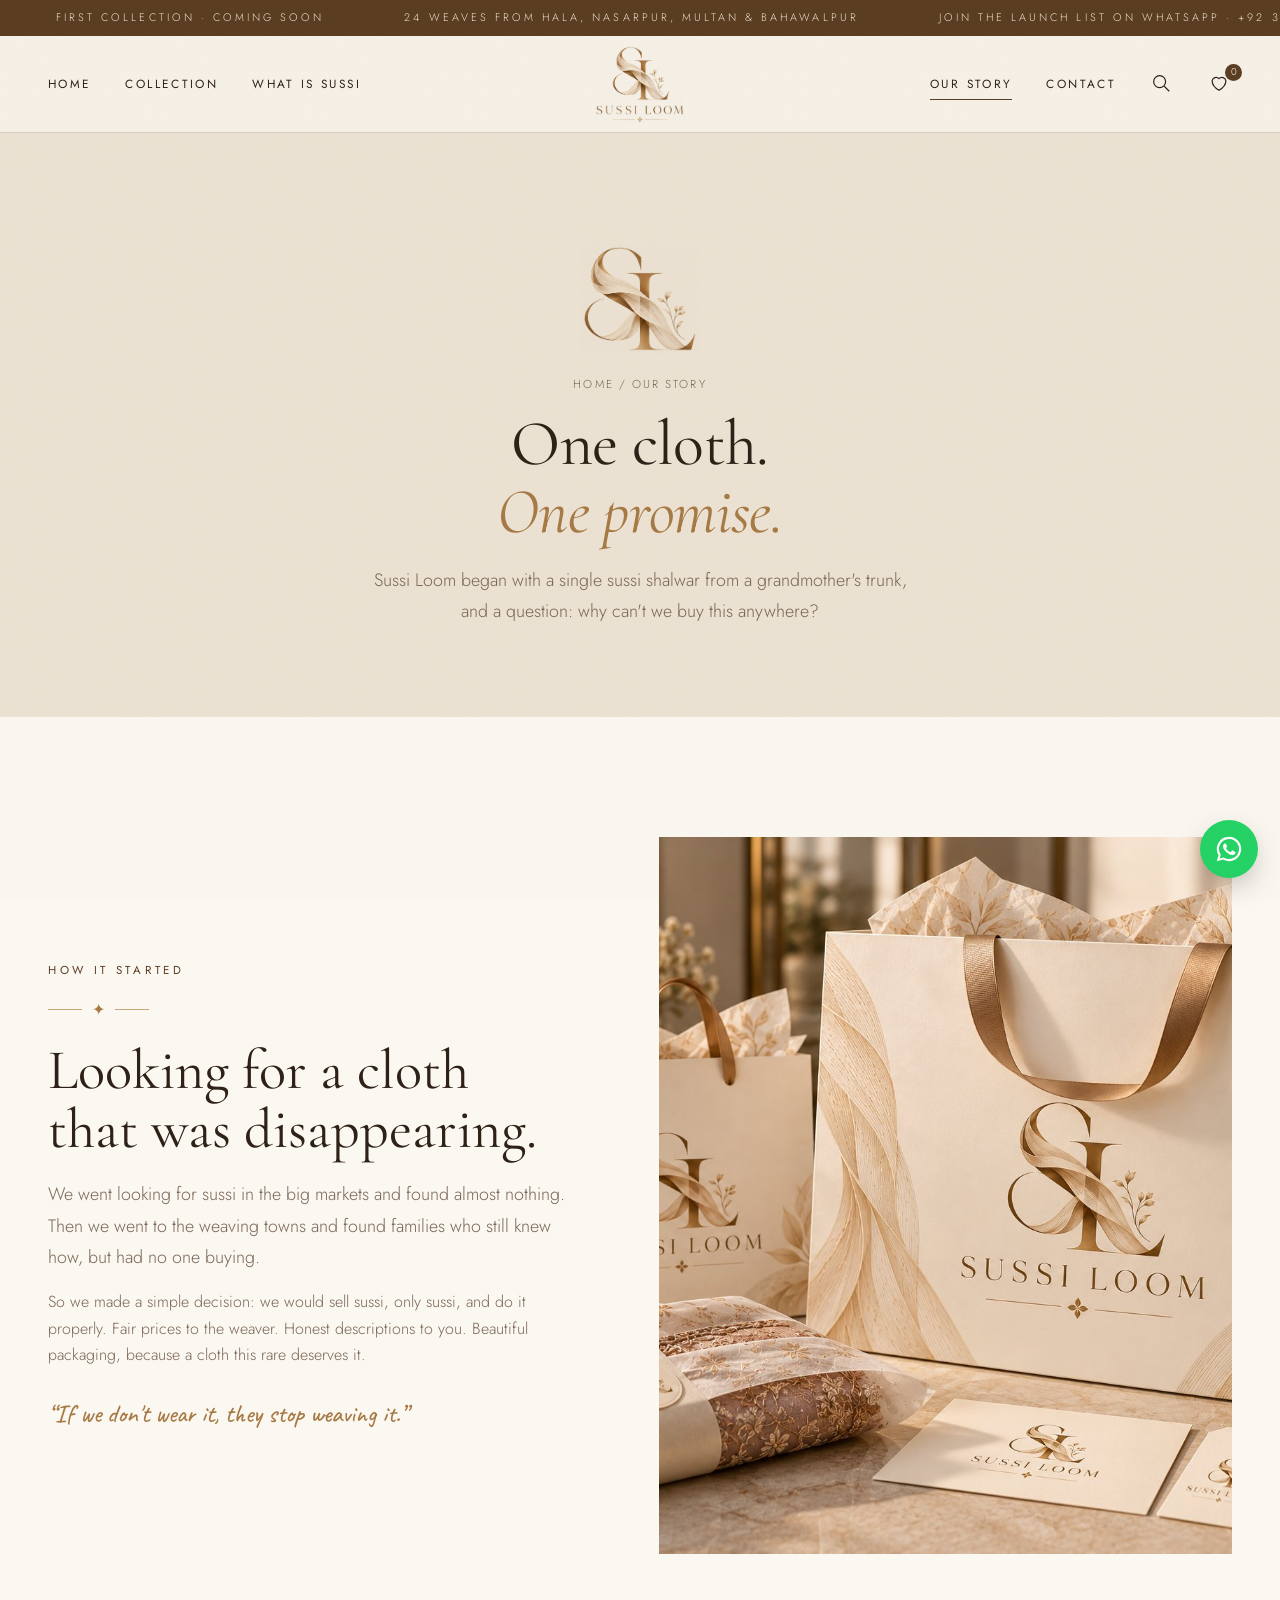
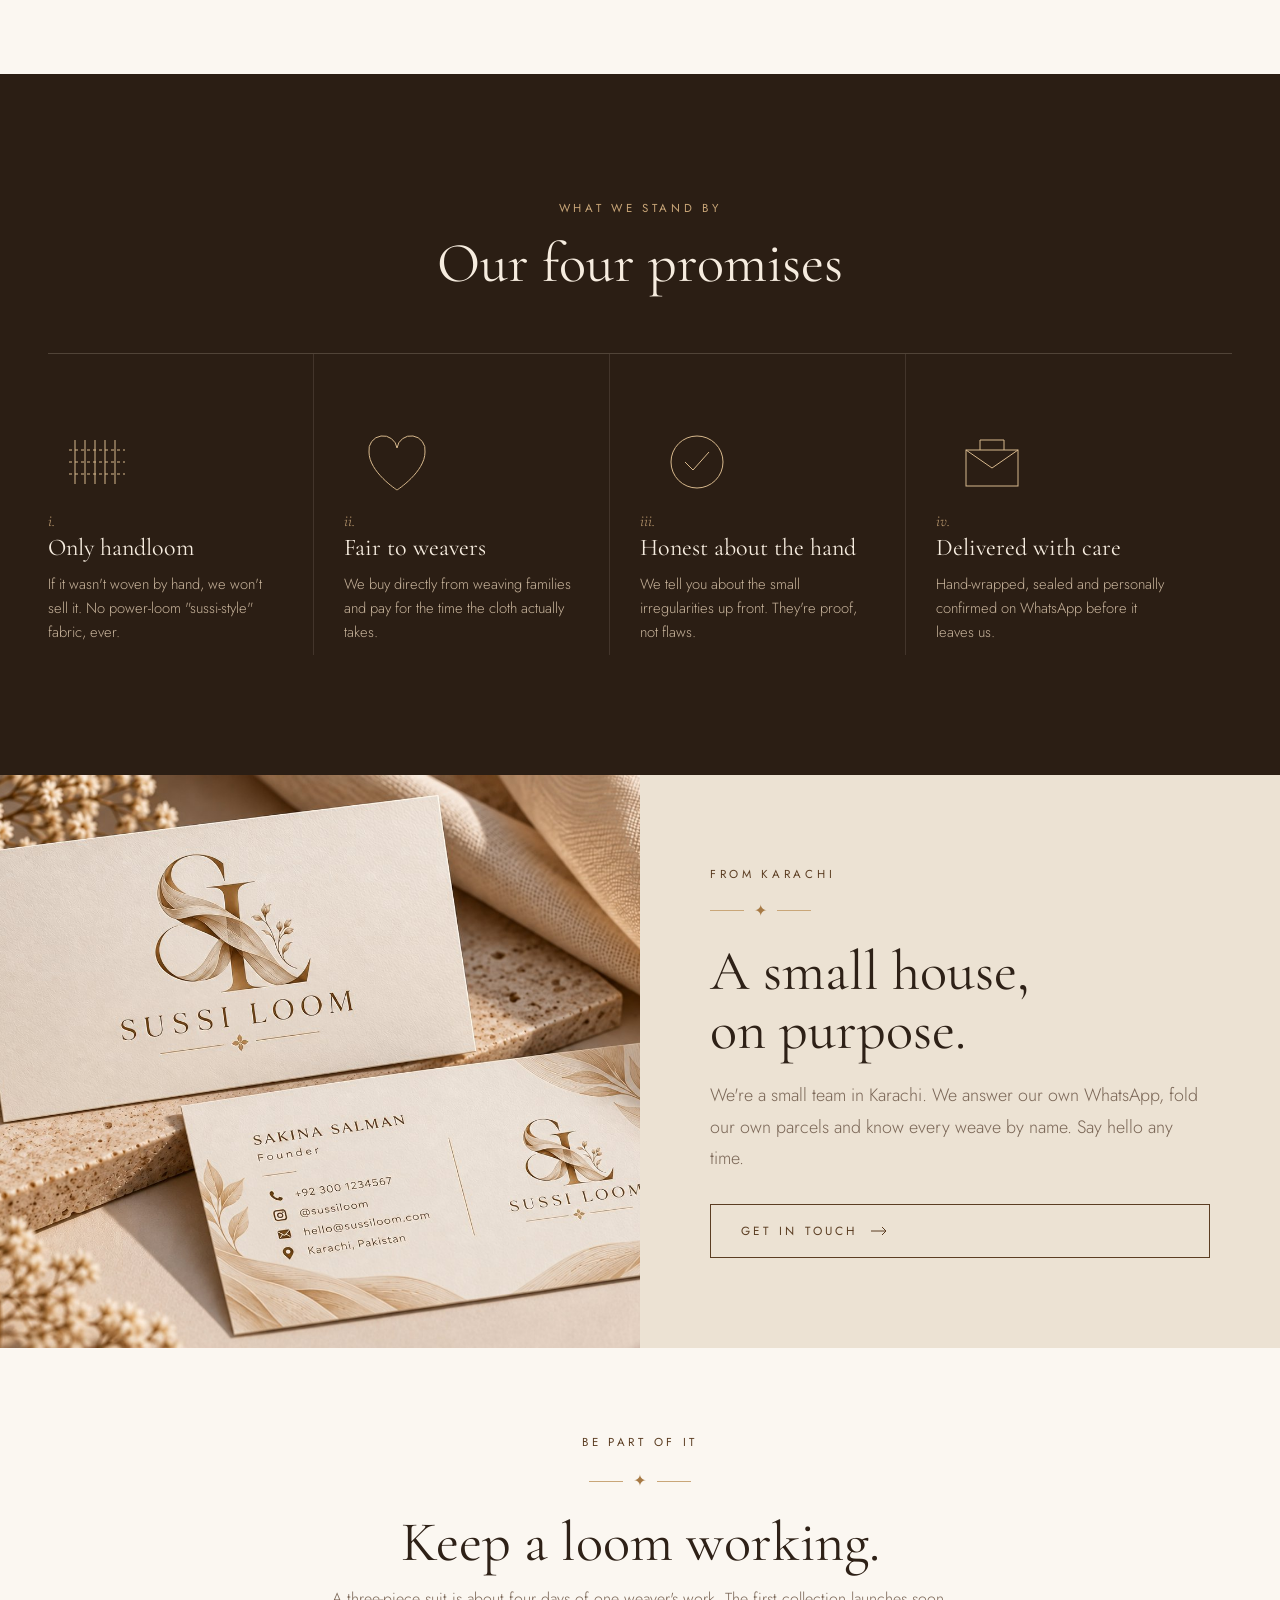
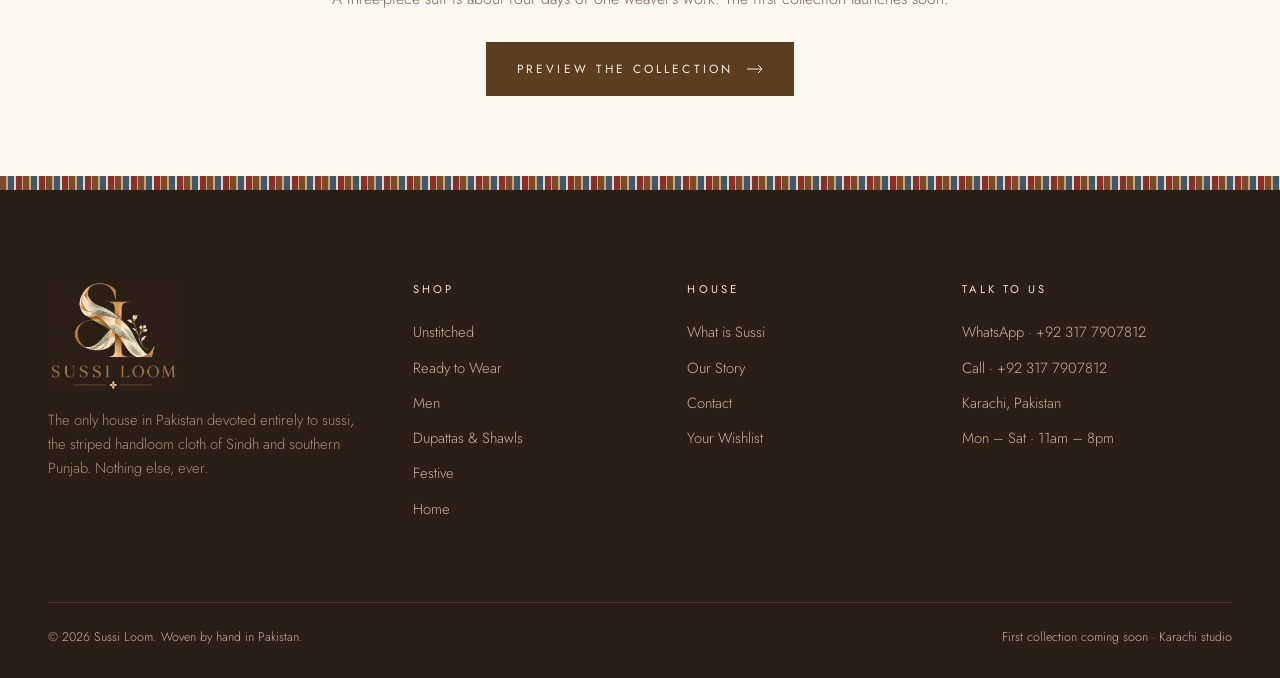
<file: our-story.html>
<!doctype html>
<html lang="en">
<head>
<meta charset="utf-8">
<meta name="viewport" content="width=device-width, initial-scale=1">
<title>Our Story | Sussi Loom</title>
<meta name="description" content="Why Sussi Loom sells only sussi, and the weaving families behind every piece.">
<link rel="icon" href="assets/img/favicon.png">
<link rel="preconnect" href="https://fonts.googleapis.com"><link rel="preconnect" href="https://fonts.gstatic.com" crossorigin>
<link href="https://fonts.googleapis.com/css2?family=Caveat:wght@500&family=Cormorant+Garamond:ital,wght@0,400;0,500;1,400&family=Jost:wght@300;400&display=swap" rel="stylesheet">
<link rel="stylesheet" href="assets/css/style.css">
</head>
<body data-page="story">
<div id="header"></div>
<main>
  <section class="page-head" style="padding:110px 0 90px;text-align:center">
    <div class="wrap">
      <img src="assets/img/logo-mark.png" alt="" width="120" height="112" style="margin:0 auto 20px;width:120px;height:auto">
      <div class="crumbs"><a href="index.html">Home</a> / Our Story</div>
      <h1>One cloth.<br><em>One promise.</em></h1>
      <p class="lead" style="margin:20px auto 0">Sussi Loom began with a single sussi shalwar from a grandmother's trunk, and a question: why can't we buy this anywhere?</p>
    </div>
  </section>

  <section class="sec">
    <div class="wrap intro">
      <div class="rv">
        <span class="eyebrow">How it started</span><div class="divider">✦</div>
        <h2>Looking for a cloth that was disappearing.</h2>
        <p class="lead" style="margin-top:20px">We went looking for sussi in the big markets and found almost nothing. Then we went to the weaving towns and found families who still knew how, but had no one buying.</p>
        <p style="margin-top:16px">So we made a simple decision: we would sell sussi, only sussi, and do it properly. Fair prices to the weaver. Honest descriptions to you. Beautiful packaging, because a cloth this rare deserves it.</p>
        <p class="hand" style="font-size:1.6rem;margin-top:24px">“If we don't wear it, they stop weaving it.”</p>
      </div>
      <div class="intro-art rv" style="aspect-ratio:auto"><img src="assets/img/packaging.jpg" alt="Sussi Loom packaging" loading="lazy" style="width:100%;height:100%;object-fit:cover;aspect-ratio:4/5"></div>
    </div>
  </section>

  <section class="sec dark">
    <div class="wrap">
      <div style="text-align:center;margin-bottom:60px"><span class="eyebrow light">What we stand by</span><h2 style="margin-top:14px">Our four promises</h2></div>
      <div class="steps">
        <div class="step rv"><span class="num">i.</span><svg viewBox="0 0 84 84"><path d="M20 20v44M30 20v44M40 20v44M50 20v44M60 20v44"/><path d="M14 30h56M14 42h56M14 54h56" stroke-dasharray="3 3"/></svg><h3>Only handloom</h3><p>If it wasn't woven by hand, we won't sell it. No power-loom "sussi-style" fabric, ever.</p></div>
        <div class="step rv"><span class="num">ii.</span><svg viewBox="0 0 84 84"><path d="M42 70S14 52 14 32a14 14 0 0 1 28-4 14 14 0 0 1 28 4c0 20-28 38-28 38Z"/></svg><h3>Fair to weavers</h3><p>We buy directly from weaving families and pay for the time the cloth actually takes.</p></div>
        <div class="step rv"><span class="num">iii.</span><svg viewBox="0 0 84 84"><circle cx="42" cy="42" r="26"/><path d="M30 42l8 8 16-18"/></svg><h3>Honest about the hand</h3><p>We tell you about the small irregularities up front. They're proof, not flaws.</p></div>
        <div class="step rv"><span class="num">iv.</span><svg viewBox="0 0 84 84"><rect x="16" y="30" width="52" height="36"/><path d="M16 30l26 18 26-18M30 30V20h24v10"/></svg><h3>Delivered with care</h3><p>Hand-wrapped, sealed and personally confirmed on WhatsApp before it leaves us.</p></div>
      </div>
    </div>
  </section>

  <section class="band">
    <img src="assets/img/cards.jpg" alt="Sussi Loom stationery and business cards" loading="lazy" width="1536" height="1024">
    <div class="copy">
      <span class="eyebrow">From Karachi</span><div class="divider">✦</div>
      <h2>A small house,<br>on purpose.</h2>
      <p class="lead" style="margin:20px 0 30px">We're a small team in Karachi. We answer our own WhatsApp, fold our own parcels and know every weave by name. Say hello any time.</p>
      <a class="btn ghost" href="contact.html" data-arrow>Get in touch</a>
    </div>
  </section>

  <section class="sec tight">
    <div class="letter">
      <span class="eyebrow">Be part of it</span><div class="divider center">✦</div>
      <h2>Keep a loom working.</h2>
      <p style="margin:14px 0 30px">A three-piece suit is about four days of one weaver's work. The first collection launches soon.</p>
      <a class="btn" href="shop.html" data-arrow>Preview the collection</a>
    </div>
  </section>
</main>
<div id="footer"></div>
<script src="assets/js/data.js"></script>
<script src="assets/js/app.js"></script>
</body>
</html>
</file>
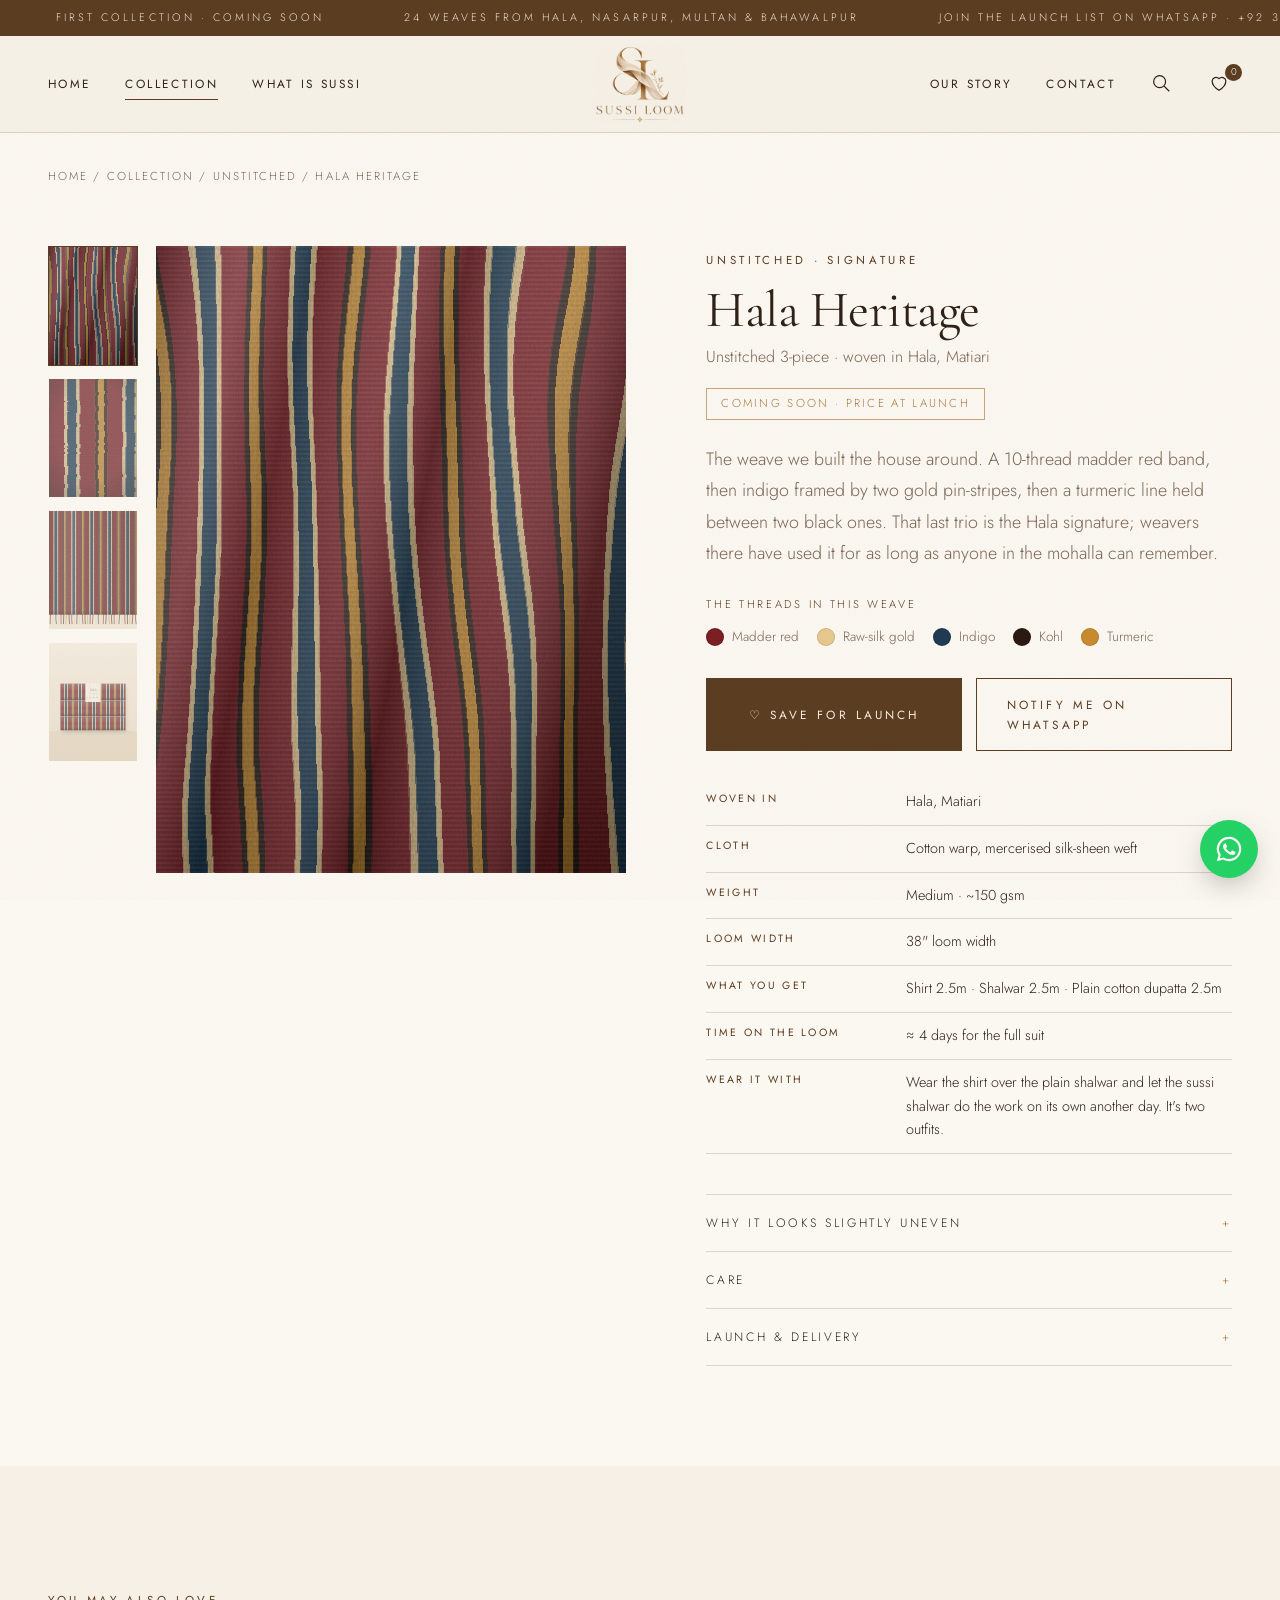
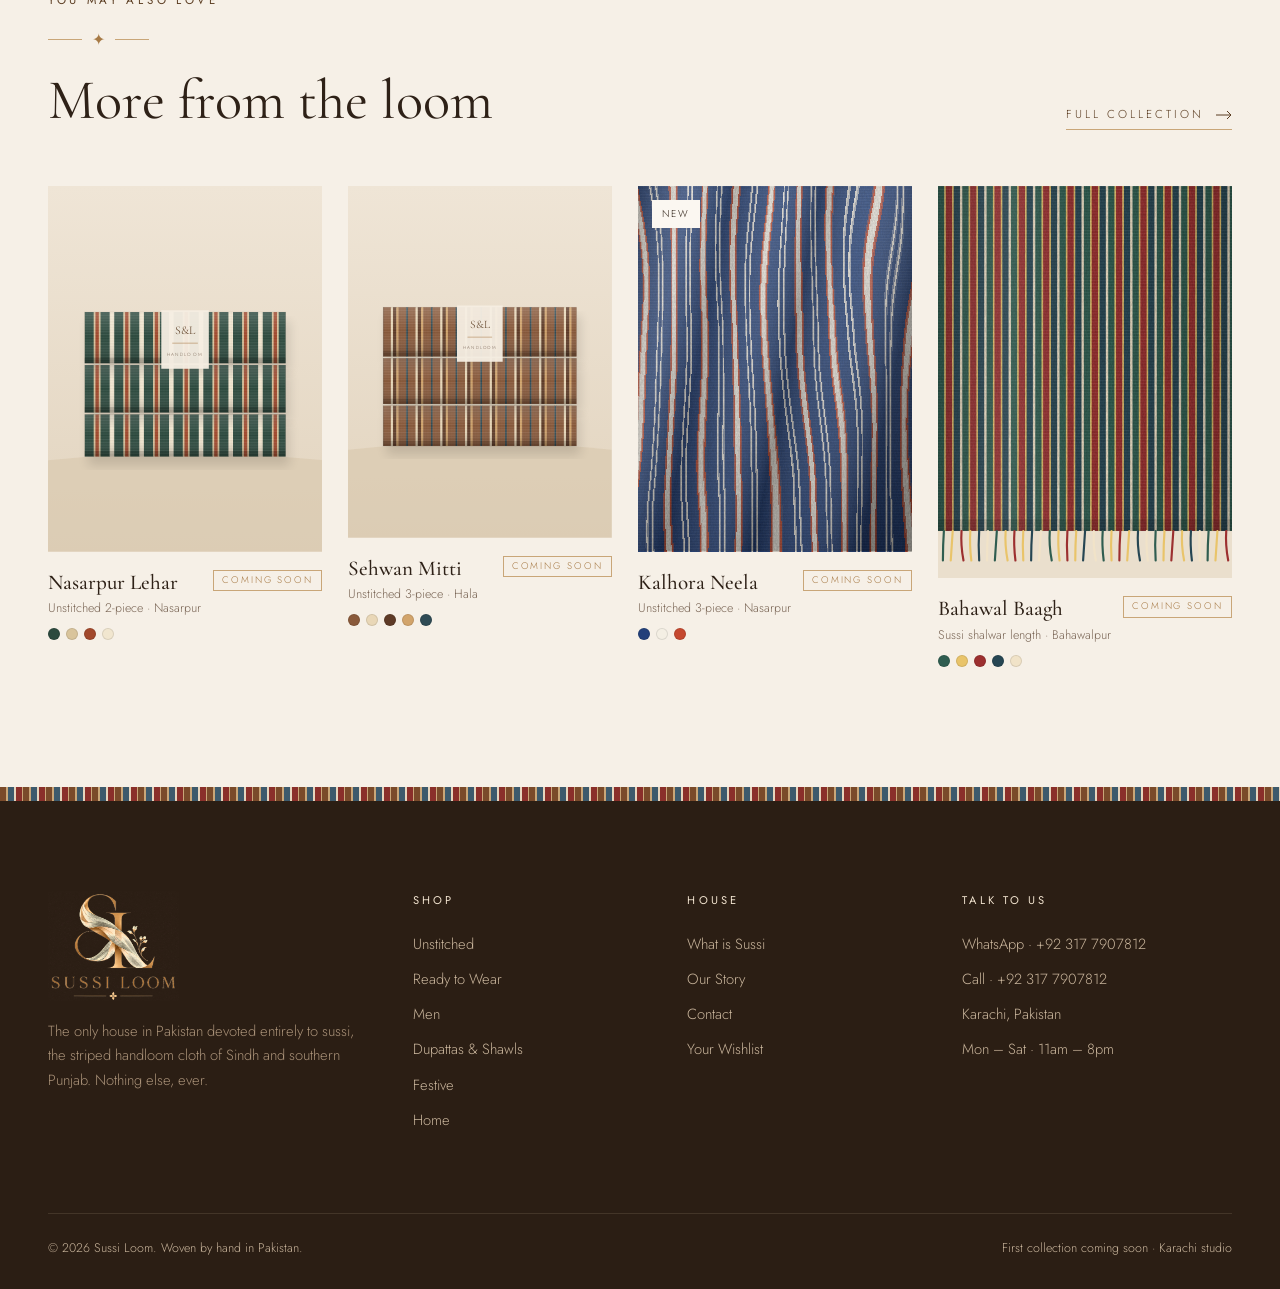
<file: product.html>
<!doctype html>
<html lang="en">
<head>
<meta charset="utf-8">
<meta name="viewport" content="width=device-width, initial-scale=1">
<title>Sussi Loom</title>
<meta name="description" content="Handwoven sussi from Sussi Loom.">
<link rel="icon" href="assets/img/favicon.png">
<link rel="preconnect" href="https://fonts.googleapis.com"><link rel="preconnect" href="https://fonts.gstatic.com" crossorigin>
<link href="https://fonts.googleapis.com/css2?family=Caveat:wght@500&family=Cormorant+Garamond:ital,wght@0,400;0,500;1,400&family=Jost:wght@300;400&display=swap" rel="stylesheet">
<link rel="stylesheet" href="assets/css/style.css">
</head>
<body data-page="shop">
<div id="header"></div>
<main class="wrap" id="pdp-root"></main>
<section class="sec cream">
  <div class="wrap">
    <div class="head-row"><div><span class="eyebrow">You may also love</span><div class="divider">✦</div><h2>More from the loom</h2></div><a class="link" href="shop.html" data-arrow>Full collection</a></div>
    <div class="grid" id="related"></div>
  </div>
</section>
<div id="footer"></div>
<script src="assets/js/data.js"></script>
<script src="assets/js/app.js"></script>
<script>
document.addEventListener("sl:ready", () => {
  const id = new URLSearchParams(location.search).get("id");
  const p = SL.byId(id) || SL.P[0];
  document.title = p.name + " | Sussi Loom";
  const views = [p.view || "drape", "close", "drape", "flat", "folded", "kurta", "cushion"].filter((v, i, arr) => arr.indexOf(v) === i)
    .filter(v => (v !== "kurta" || p.view === "kurta") && (v !== "cushion" || p.view === "cushion")).slice(0, 4);
  const colours = [...new Set(p.weave.map(w => w[0]))];
  const msg = "Hi Sussi Loom, please message me when " + p.name + " (" + p.sub + ") launches. " + location.href;
  const root = document.getElementById("pdp-root");
  root.innerHTML = `
    <div class="crumbs" style="padding-top:34px"><a href="index.html">Home</a> / <a href="shop.html">Collection</a> / <a href="shop.html?cat=${p.cat}">${SL_CATS[p.cat]}</a> / ${p.name}</div>
    <div class="pdp">
      <div class="gallery">
        <div class="thumbs">${views.map((v, i) => `<button class="${i ? "" : "on"}" data-v="${v}" aria-label="View ${v}">${SL.swatch(p, v)}</button>`).join("")}</div>
        <div class="main-img" id="main">${SL.swatch(p, views[0])}</div>
      </div>
      <div>
        <span class="eyebrow">${SL_CATS[p.cat]}${p.badge ? " · " + p.badge : ""}</span>
        <h1 style="margin-top:12px">${p.name}</h1>
        <div class="sub" style="color:var(--muted);margin-top:6px">${p.sub} · woven in ${p.origin}</div>
        <div class="soon lg">Coming soon · price at launch</div>
        <p class="lead">${p.desc}</p>
        <span class="opt-label">The threads in this weave</span>
        <div class="thread-list">${colours.map((c, i) => `<span><i style="background:${c}"></i>${p.threads[i] || ""}</span>`).join("")}</div>
        ${p.sizes ? `<span class="opt-label">Sizes at launch</span><div class="sizes">${p.sizes.map(x => `<button type="button" tabindex="-1" style="cursor:default">${x}</button>`).join("")}</div>` : ""}
        <div class="buy-row">
          <button class="btn" data-wish="${p.id}">♡ Save for launch</button>
          <a class="btn ghost" target="_blank" rel="noopener" href="${SL.waLink(msg)}">Notify me on WhatsApp</a>
        </div>
        <table class="spec-table">
          <tr><th>Woven in</th><td>${p.origin}</td></tr>
          <tr><th>Cloth</th><td>${p.fabric}</td></tr>
          <tr><th>Weight</th><td>${p.weight}</td></tr>
          ${p.width ? `<tr><th>Loom width</th><td>${p.width}</td></tr>` : ""}
          <tr><th>What you get</th><td>${p.length}</td></tr>
          <tr><th>Time on the loom</th><td>${p.loom}</td></tr>
          ${p.check ? `<tr><th>Weave</th><td>Chaarkhana: stripes run both ways to form a check</td></tr>` : ""}
          <tr><th>Wear it with</th><td>${p.pair}</td></tr>
        </table>
        <div class="spec">
          <details><summary>Why it looks slightly uneven</summary><p>Sussi is woven by hand, so a stripe can wander a hair's width and the shade can shift slightly between dye batches. The piece you get may not match the drawing above exactly. No two lengths are identical.</p></details>
          ${p.sizes ? `<details id="size"><summary>Size guide</summary><p>Chest: XS 34" · S 36" · M 38" · L 40" · XL 42" · XXL 44". Cut relaxed: if you're between sizes, go down. Send us your measurements on WhatsApp and we'll advise.</p></details>` : ""}
          <details><summary>Care</summary><p>First wash alone in cold water and expect a little dye to run, once. After that, gentle machine wash cold, dry in shade, iron medium on the reverse. No bleach.${/silk|zari/i.test(p.fabric) ? " Zari lines: iron on the reverse only." : ""}</p></details>
          <details><summary>Launch &amp; delivery</summary><p>Prices go live on launch day. Saved and WhatsApp-list customers hear first. Delivery across Pakistan: Karachi 2–3 working days, other cities 3–5. Cash on delivery available.</p></details>
        </div>
      </div>
    </div>`;

  document.querySelectorAll(".thumbs button").forEach(b => b.onclick = () => {
    document.querySelectorAll(".thumbs button").forEach(x => x.classList.remove("on"));
    b.classList.add("on");
    document.getElementById("main").innerHTML = SL.swatch(p, b.dataset.v);
  });

  const rel = SL.P.filter(x => x.id !== p.id).sort((a, b) => (b.cat === p.cat) - (a.cat === p.cat)).slice(0, 4);
  document.getElementById("related").innerHTML = rel.map(x => SL.card(x)).join("");
  SL.updateCount();
  SL.reveal();
});
</script>
</body>
</html>
</file>
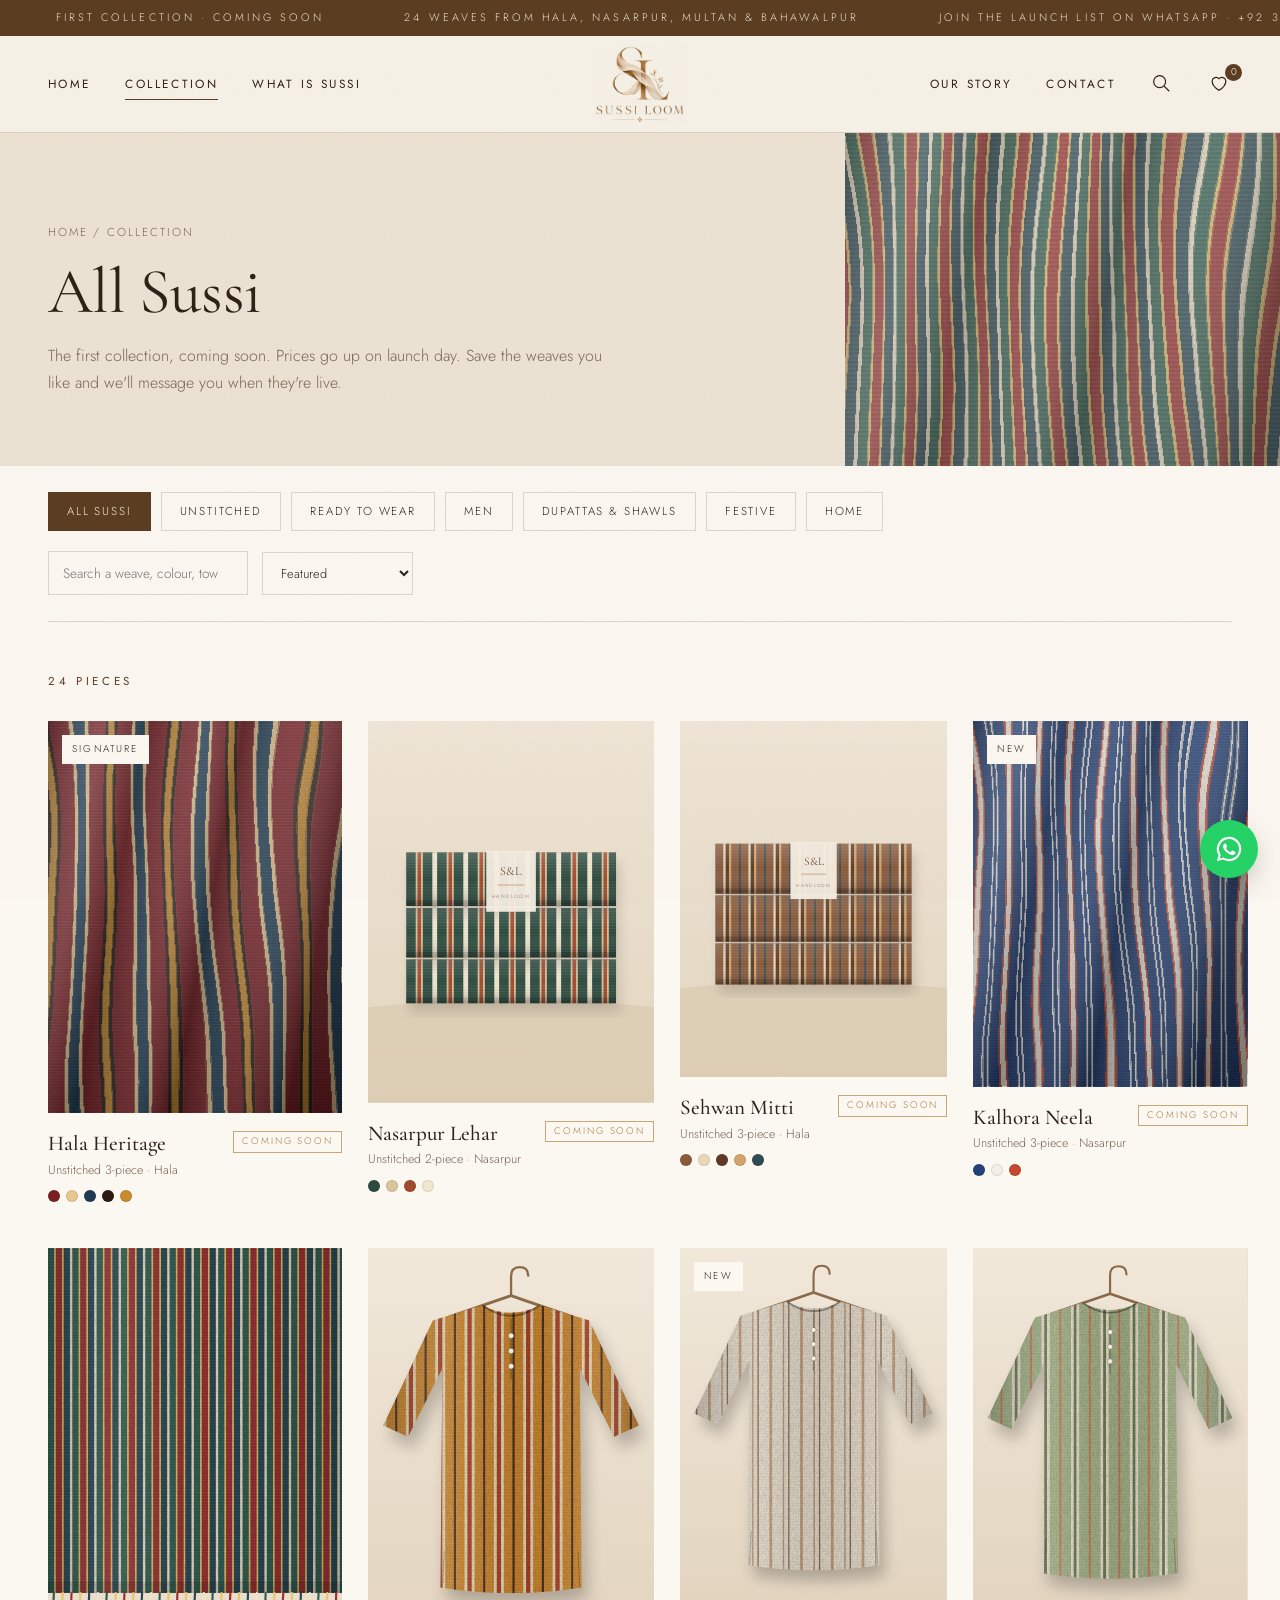
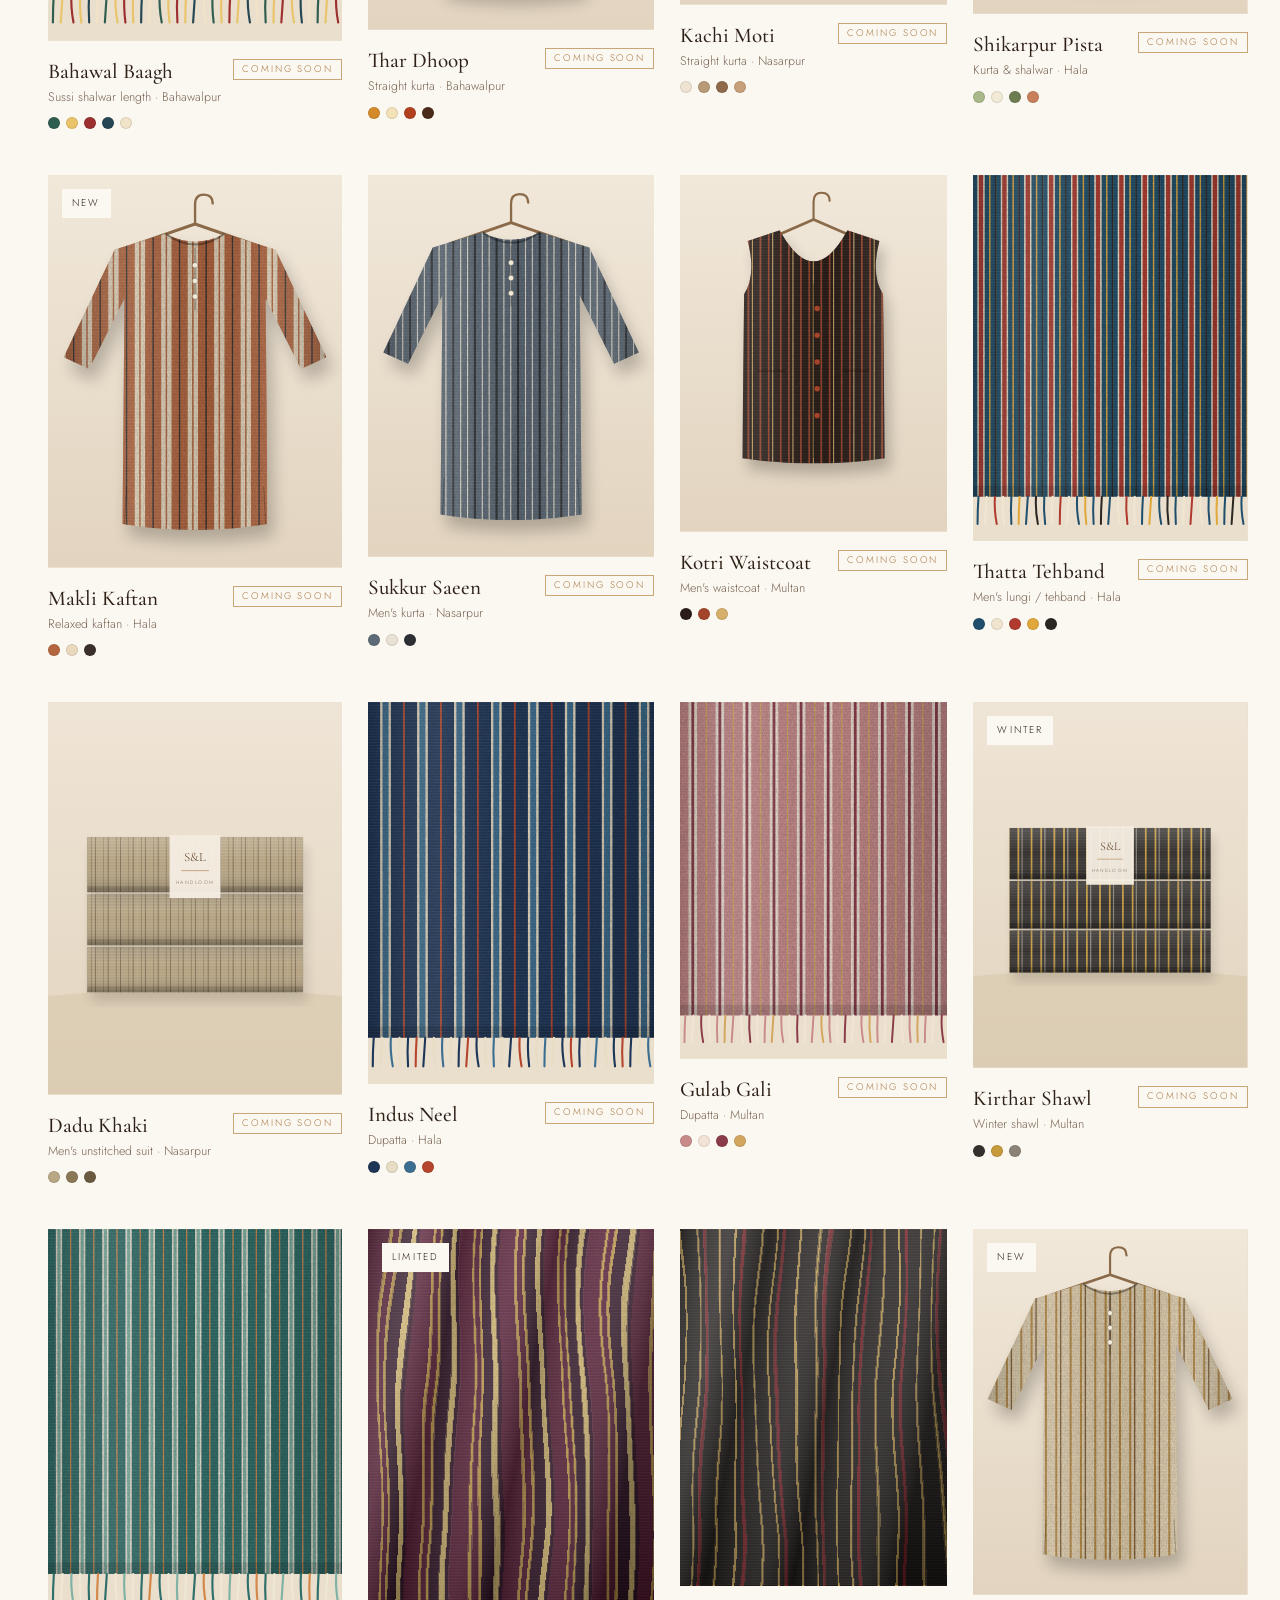
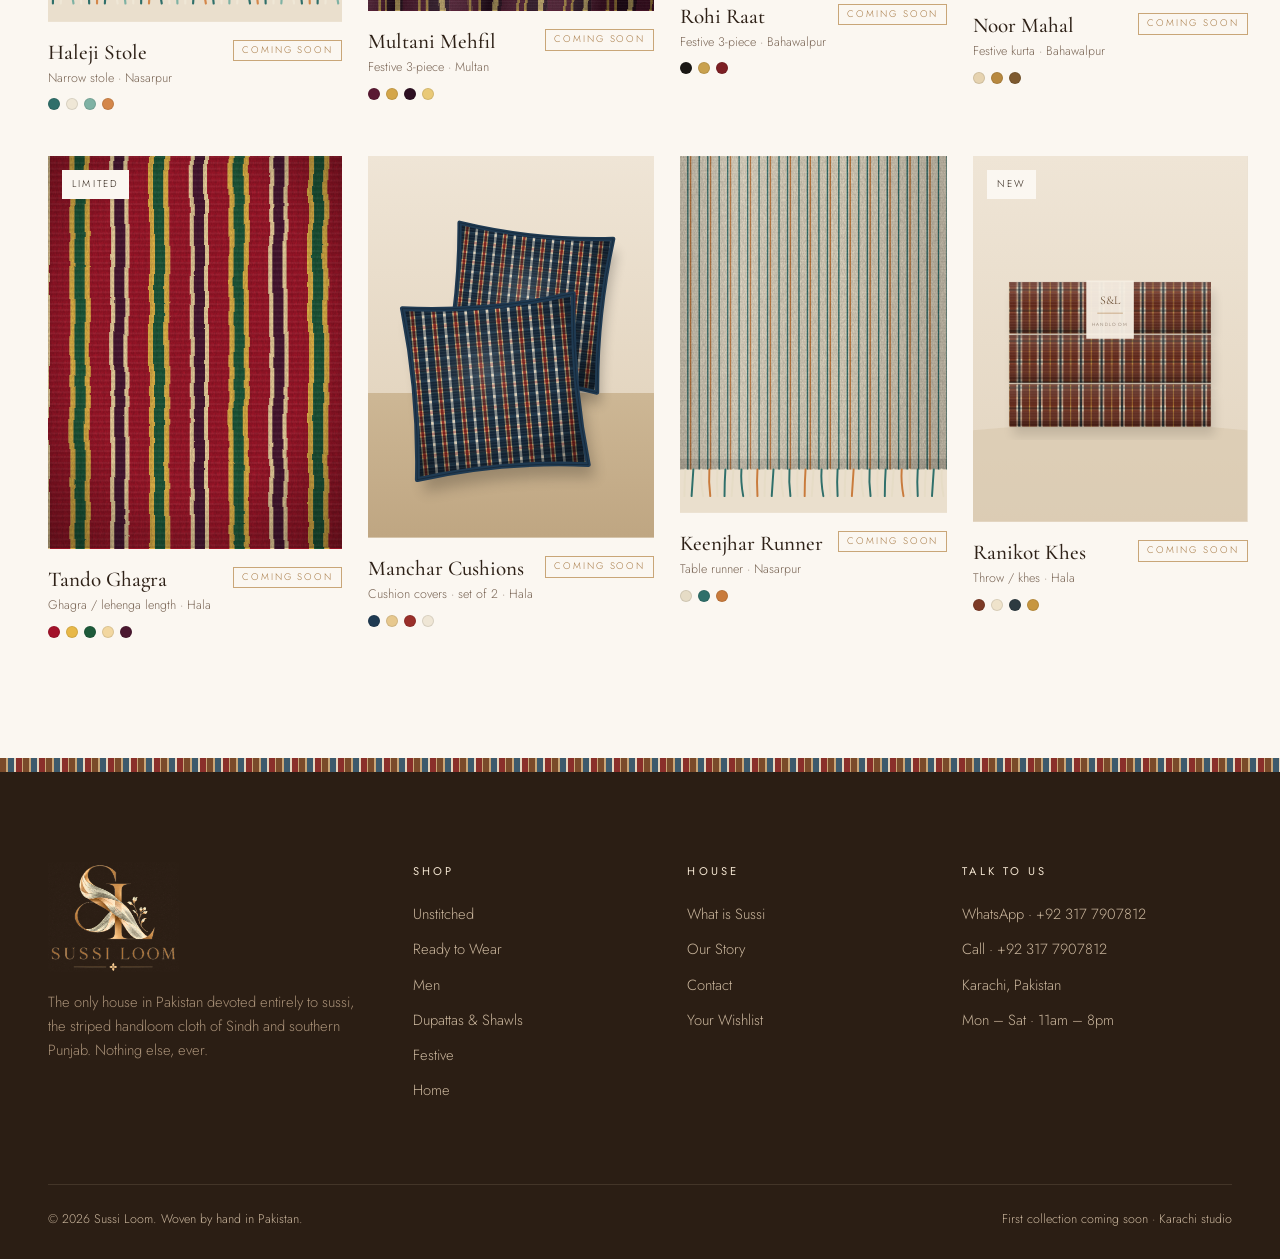
<file: shop.html>
<!doctype html>
<html lang="en">
<head>
<meta charset="utf-8">
<meta name="viewport" content="width=device-width, initial-scale=1">
<title>The Collection | Sussi Loom</title>
<meta name="description" content="Preview the first Sussi Loom collection: 24 handwoven sussi weaves: unstitched, ready to wear, men, dupattas & shawls, festive and home. Coming soon.">
<link rel="icon" href="assets/img/favicon.png">
<link rel="preconnect" href="https://fonts.googleapis.com"><link rel="preconnect" href="https://fonts.gstatic.com" crossorigin>
<link href="https://fonts.googleapis.com/css2?family=Caveat:wght@500&family=Cormorant+Garamond:ital,wght@0,400;0,500;1,400&family=Jost:wght@300;400&display=swap" rel="stylesheet">
<link rel="stylesheet" href="assets/css/style.css">
</head>
<body data-page="shop">
<div id="header"></div>
<main>
  <section class="page-head">
    <div class="stripes" data-swatch="bahawal-baagh"></div>
    <div class="wrap" style="position:relative">
      <div class="crumbs"><a href="index.html">Home</a> / Collection</div>
      <h1 id="title">All Sussi</h1>
      <p>The first collection, coming soon. Prices go up on launch day. Save the weaves you like and we'll message you when they're live.</p>
    </div>
  </section>

  <section class="wrap">
    <div class="shop-bar">
      <div class="chips" id="chips"></div>
      <div style="display:flex;gap:14px;align-items:center;flex-wrap:wrap">
        <input id="q" type="search" placeholder="Search a weave, colour, town…" aria-label="Search" style="border:1px solid var(--line);background:transparent;padding:10px 14px;font-size:.85rem;min-width:200px">
        <select class="sort" id="sort" aria-label="Sort">
          <option value="feat">Featured</option>
          <option value="new">New &amp; limited first</option>
          <option value="town">By weaving town</option>
          <option value="az">Name A–Z</option>
        </select>
      </div>
    </div>
    <p id="count" class="eyebrow" style="margin-bottom:30px"></p>
    <div class="grid" id="grid" style="margin-bottom:120px"></div>
  </section>
</main>
<div id="footer"></div>
<script src="assets/js/data.js"></script>
<script src="assets/js/app.js"></script>
<script>
document.addEventListener("sl:ready", () => {
  const params = new URLSearchParams(location.search);
  let cat = params.get("cat") || "all";
  const chips = document.getElementById("chips"), grid = document.getElementById("grid");
  const q = document.getElementById("q"), sort = document.getElementById("sort");
  const cats = { all: "All Sussi", ...SL_CATS };
  function render() {
    chips.innerHTML = Object.entries(cats).map(([k, v]) => `<button class="chip${k === cat ? " on" : ""}" data-c="${k}">${v}</button>`).join("");
    document.getElementById("title").textContent = cats[cat] || "All Sussi";
    let list = SL.P.filter(p => cat === "all" || p.cat === cat);
    const t = q.value.trim().toLowerCase();
    if (t) list = list.filter(p => (p.name + " " + p.sub + " " + p.desc + " " + p.origin + " " + p.threads.join(" ")).toLowerCase().includes(t));
    if (sort.value === "new") list.sort((a, b) => !!b.badge - !!a.badge);
    if (sort.value === "town") list.sort((a, b) => a.origin.localeCompare(b.origin));
    if (sort.value === "az") list.sort((a, b) => a.name.localeCompare(b.name));
    grid.innerHTML = list.length ? list.map(p => SL.card(p)).join("")
      : `<p style="grid-column:1/-1;text-align:center;padding:60px 0">No weave matches that. <a class="link" href="shop.html">See everything</a></p>`;
    document.getElementById("count").textContent = list.length + (list.length === 1 ? " piece" : " pieces");
    SL.updateCount();
    SL.reveal();
  }
  chips.addEventListener("click", e => {
    const b = e.target.closest("[data-c]"); if (!b) return;
    cat = b.dataset.c;
    history.replaceState(null, "", cat === "all" ? "shop.html" : "shop.html?cat=" + cat);
    render();
  });
  q.addEventListener("input", render);
  sort.addEventListener("change", render);
  render();
});
</script>
</body>
</html>
</file>
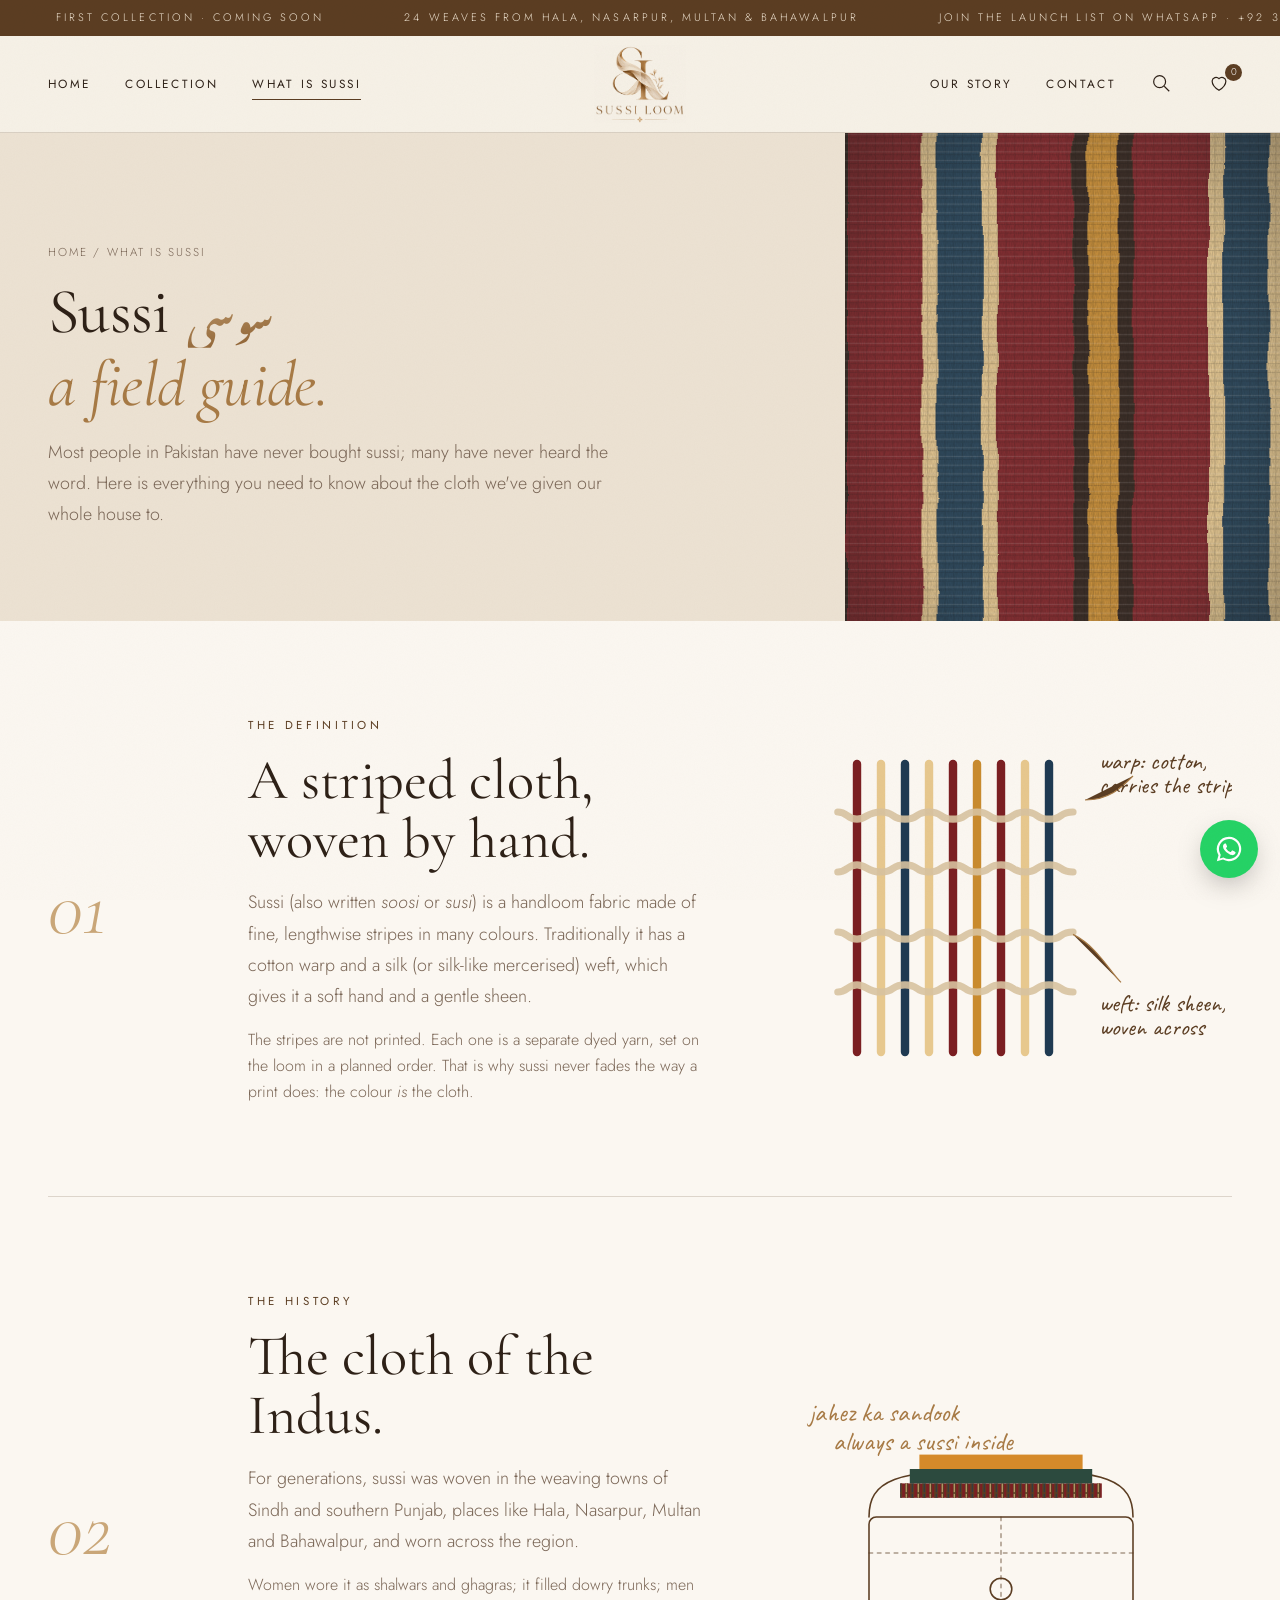
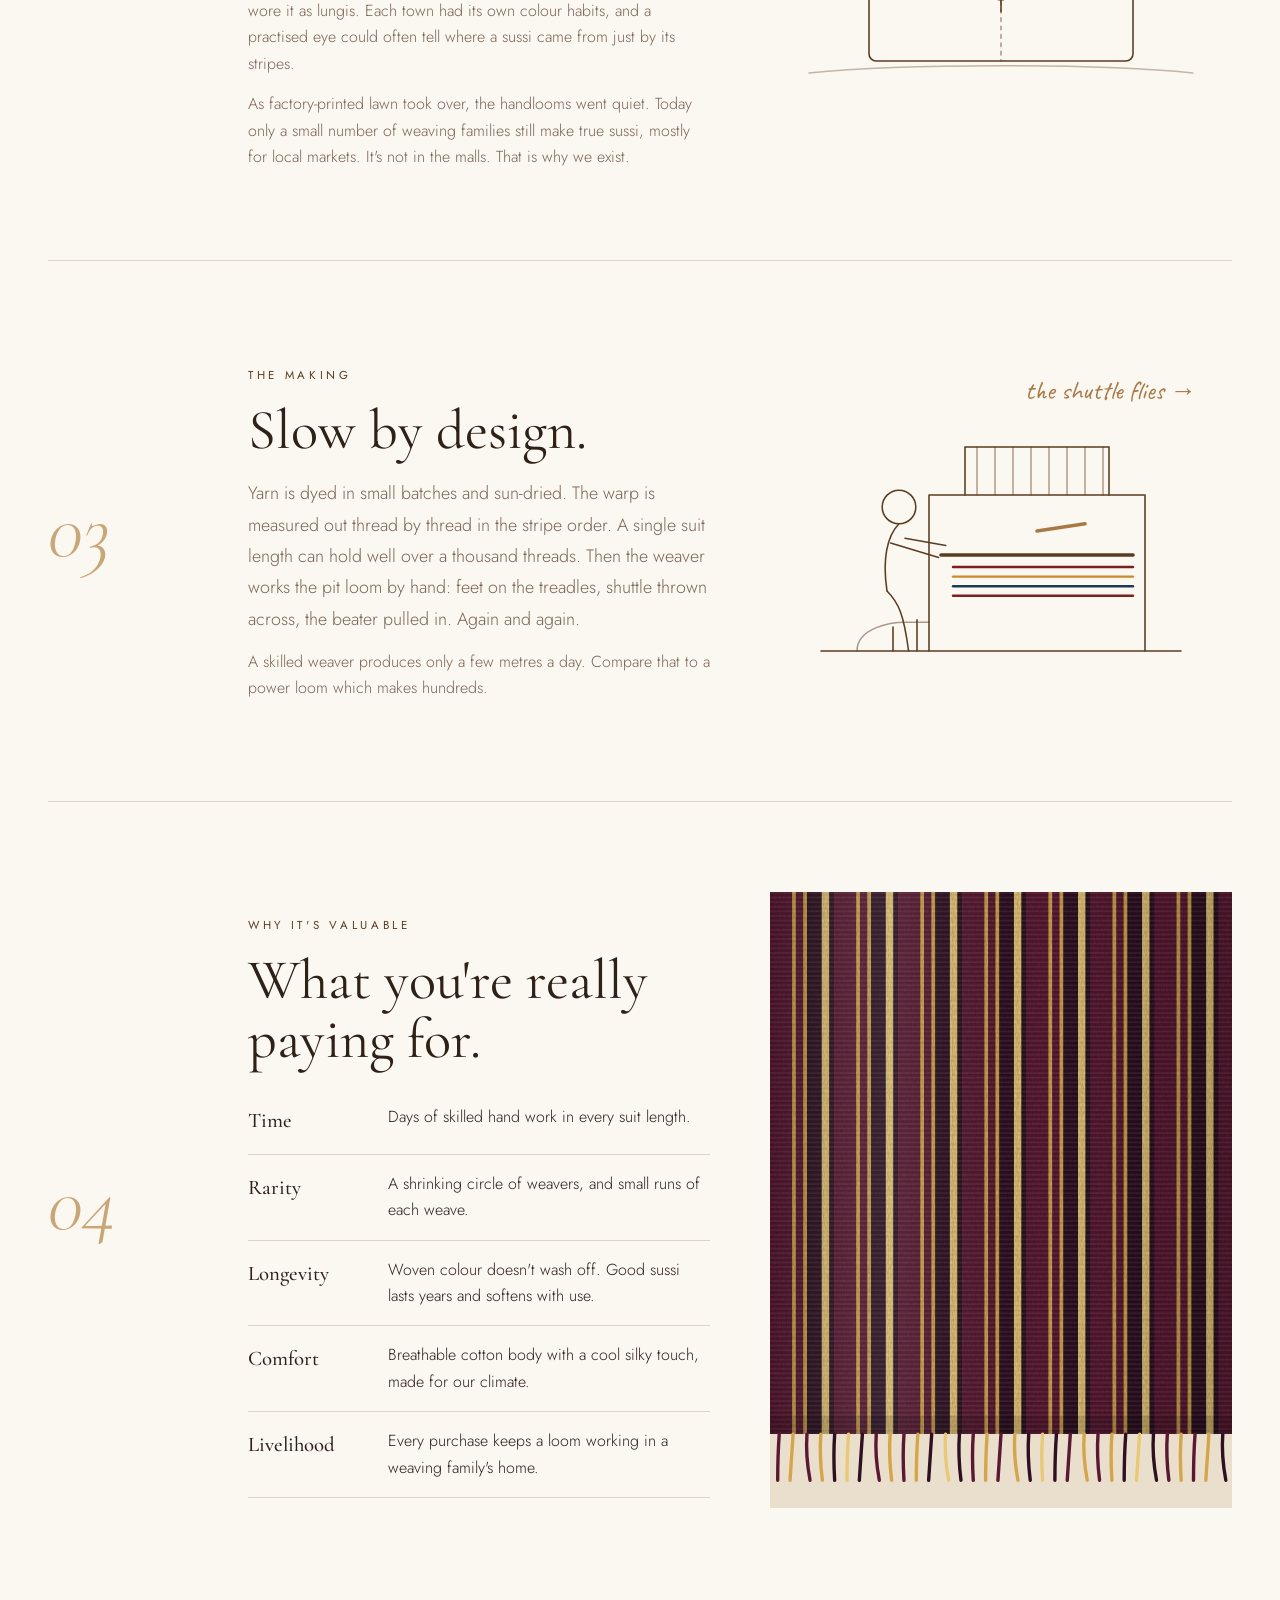
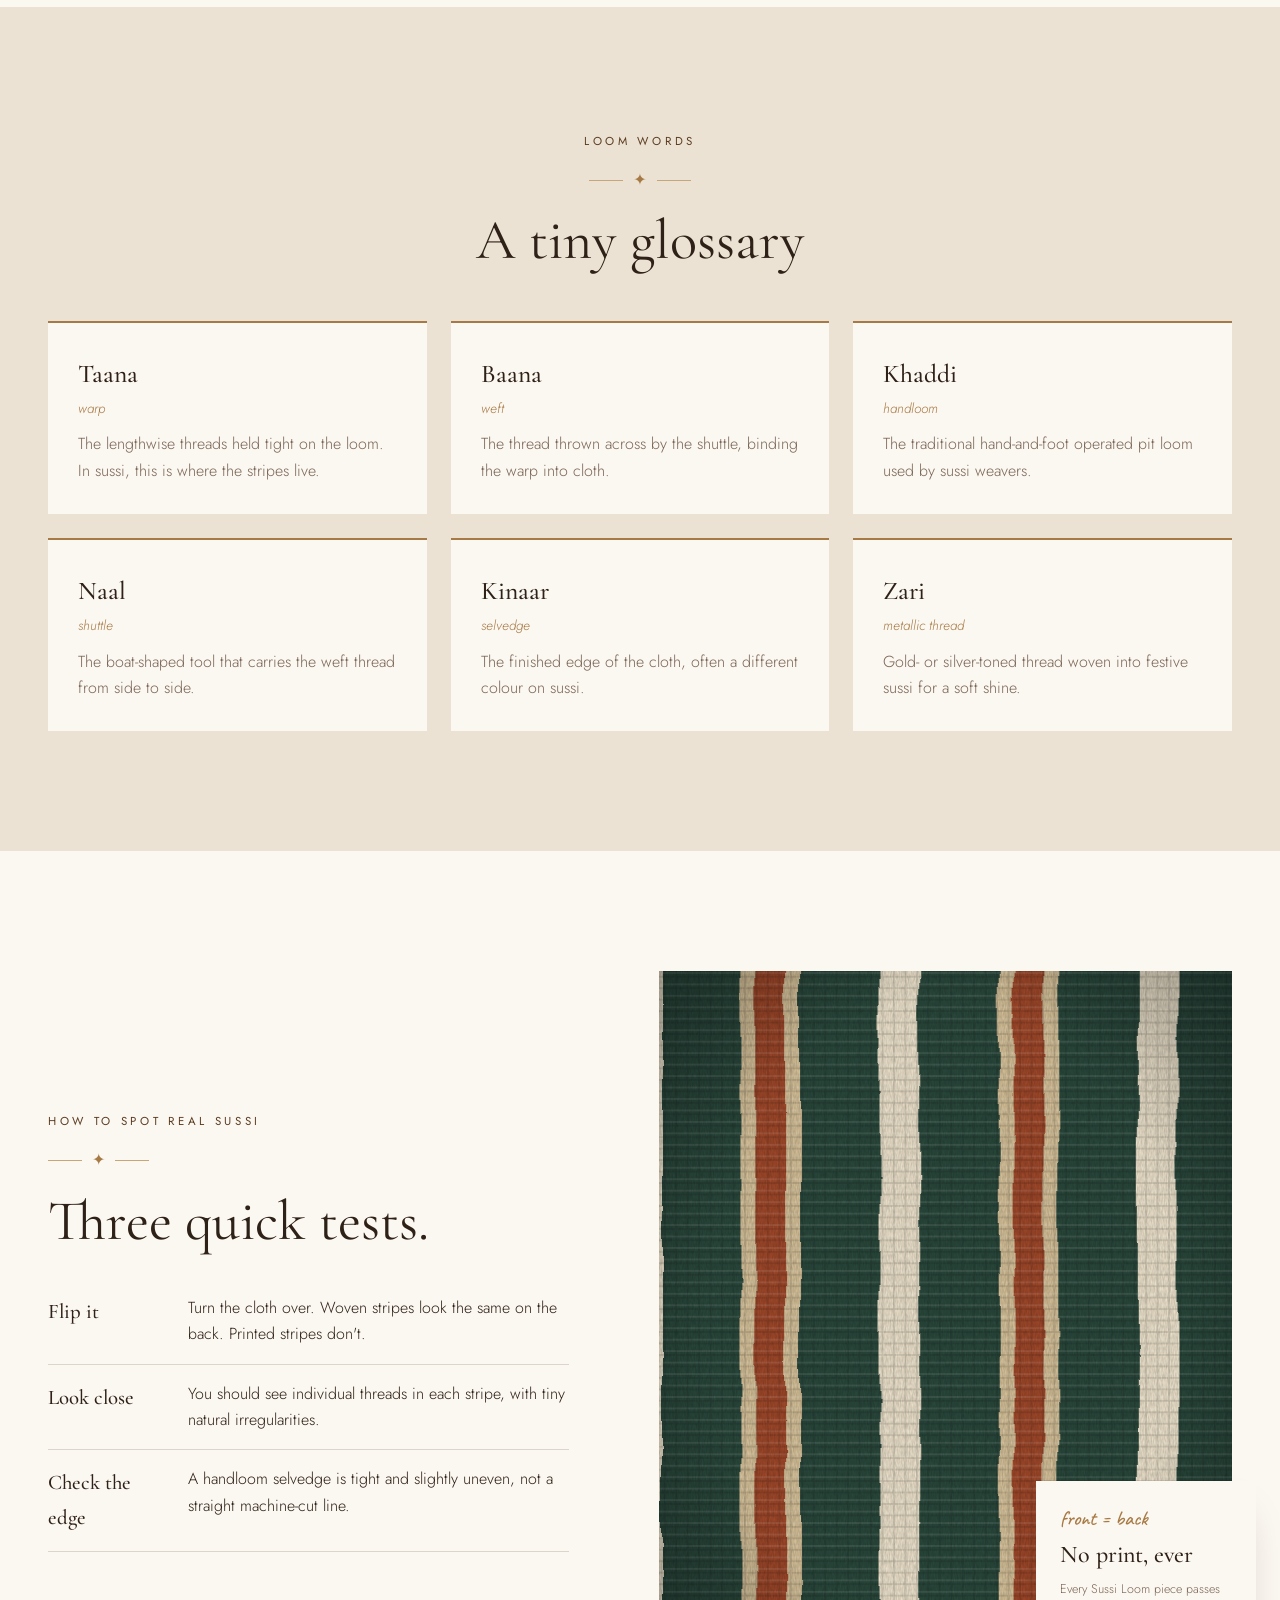
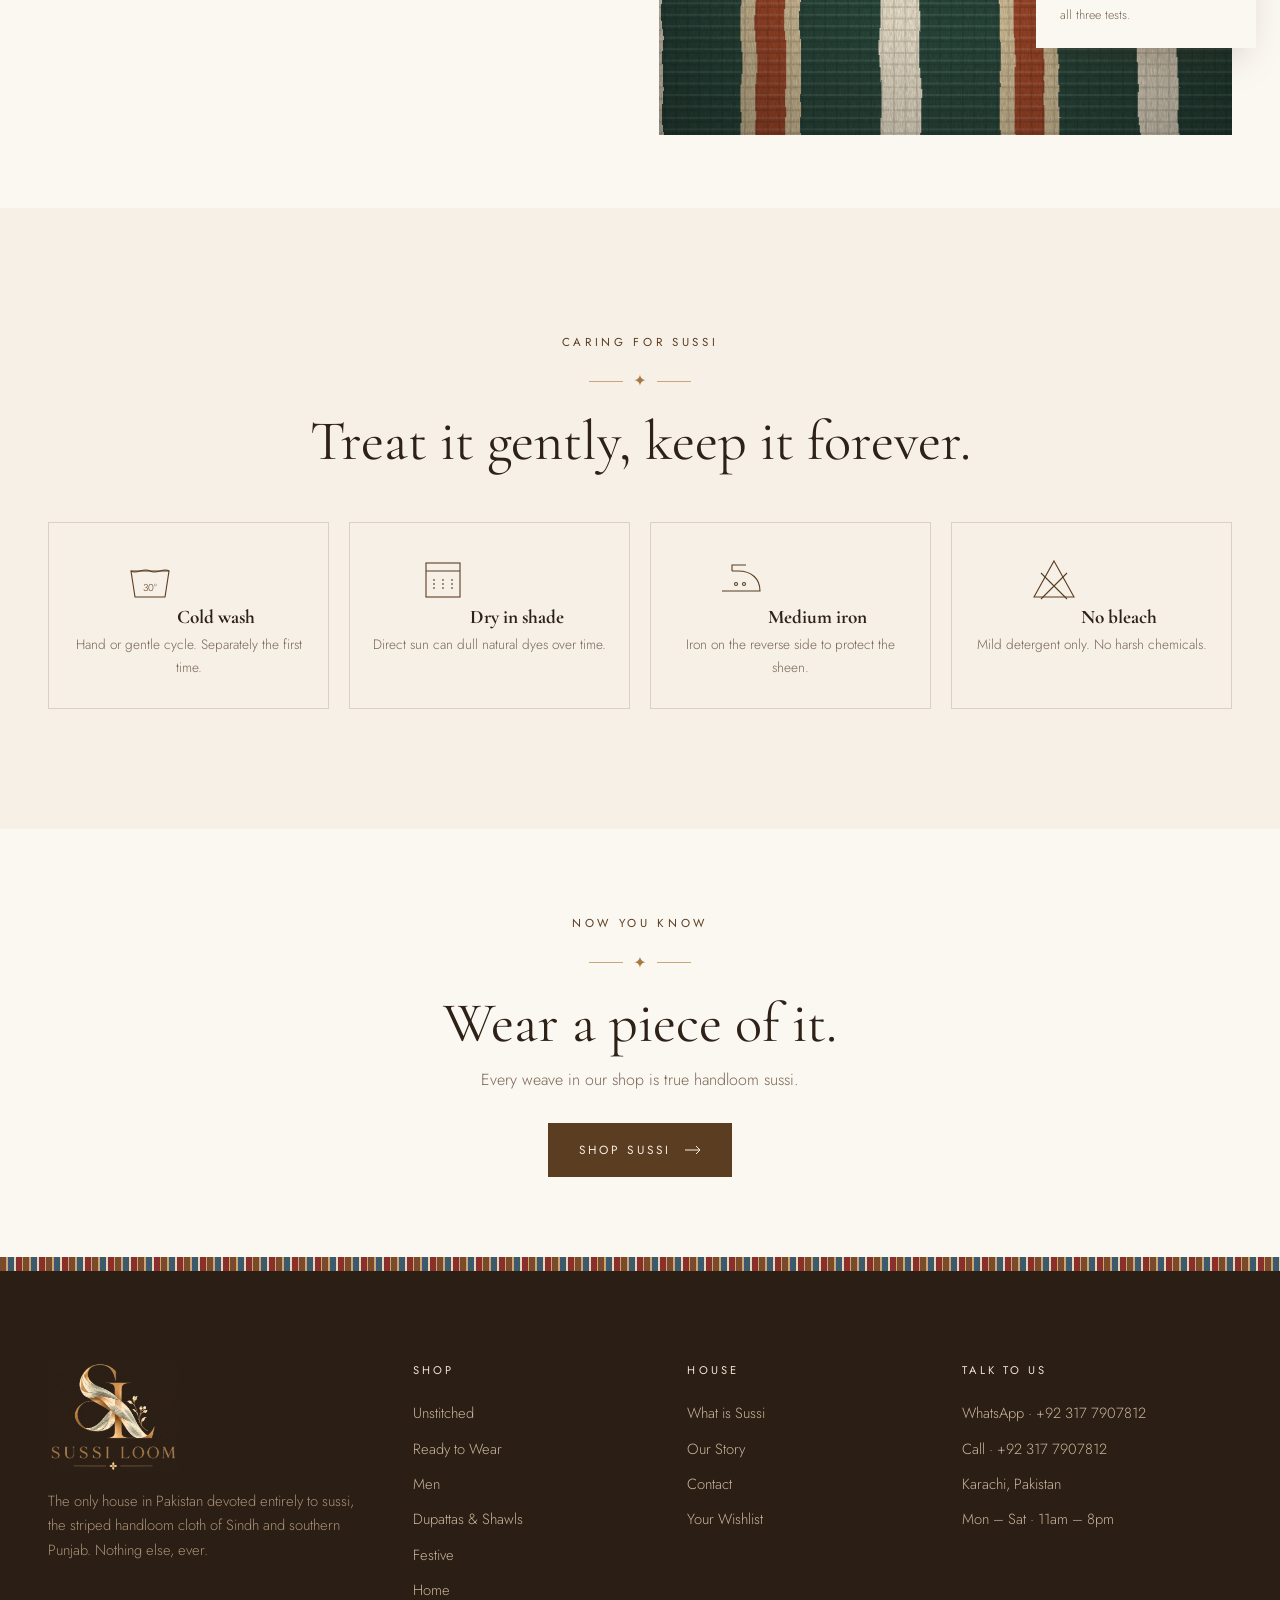
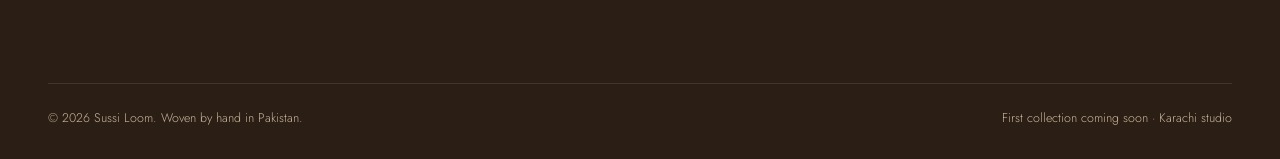
<file: what-is-sussi.html>
<!doctype html>
<html lang="en">
<head>
<meta charset="utf-8">
<meta name="viewport" content="width=device-width, initial-scale=1">
<title>What is Sussi? | Sussi Loom</title>
<meta name="description" content="Sussi is a rare handwoven striped cloth from Sindh and southern Punjab. Learn its history, how it's woven, why it's valuable and how to care for it.">
<link rel="icon" href="assets/img/favicon.png">
<link rel="preconnect" href="https://fonts.googleapis.com"><link rel="preconnect" href="https://fonts.gstatic.com" crossorigin>
<link href="https://fonts.googleapis.com/css2?family=Caveat:wght@500&family=Cormorant+Garamond:ital,wght@0,400;0,500;1,400&family=Jost:wght@300;400&display=swap" rel="stylesheet">
<link href="https://fonts.googleapis.com/css2?family=Noto+Nastaliq+Urdu:wght@600&text=%D8%B3%D9%88%D8%B3%DB%8C&display=swap" rel="stylesheet">
<link rel="stylesheet" href="assets/css/style.css">
</head>
<body data-page="sussi">
<div id="header"></div>
<main>
  <section class="page-head" style="padding:110px 0 90px">
    <div class="stripes" data-swatch="hala-heritage" data-view="close"></div>
    <div class="wrap" style="position:relative">
      <div class="crumbs"><a href="index.html">Home</a> / What is Sussi</div>
      <h1>Sussi <span class="ur ur-inline" lang="ur">سوسی</span><br><em>a field guide.</em></h1>
      <p class="lead">Most people in Pakistan have never bought sussi; many have never heard the word. Here is everything you need to know about the cloth we've given our whole house to.</p>
    </div>
  </section>

  <div class="wrap">
    <!-- 1 -->
    <div class="chapter rv">
      <div class="no">01</div>
      <div>
        <span class="eyebrow">The definition</span>
        <h2 style="margin:14px 0 18px">A striped cloth, woven by hand.</h2>
        <p class="lead">Sussi (also written <i>soosi</i> or <i>susi</i>) is a handloom fabric made of fine, lengthwise stripes in many colours. Traditionally it has a cotton warp and a silk (or silk-like mercerised) weft, which gives it a soft hand and a gentle sheen.</p>
        <p style="margin-top:14px">The stripes are not printed. Each one is a separate dyed yarn, set on the loom in a planned order. That is why sussi never fades the way a print does: the colour <i>is</i> the cloth.</p>
      </div>
      <svg class="ill" viewBox="0 0 360 300" fill="none" aria-label="Diagram showing warp and weft threads">
        <g stroke-width="7" stroke-linecap="round">
          <path d="M60 30v240" stroke="#7b1f22"/><path d="M80 30v240" stroke="#e7c88e"/><path d="M100 30v240" stroke="#1f3a52"/><path d="M120 30v240" stroke="#e7c88e"/><path d="M140 30v240" stroke="#7b1f22"/><path d="M160 30v240" stroke="#c98b2e"/><path d="M180 30v240" stroke="#7b1f22"/><path d="M200 30v240" stroke="#e7c88e"/><path d="M220 30v240" stroke="#1f3a52"/>
        </g>
        <g stroke="#d8c3a0" stroke-width="6" stroke-linecap="round" opacity=".9">
          <path d="M44 70c8 0 8 6 16 6s8-6 20-6 8 6 20 6 8-6 20-6 8 6 20 6 8-6 20-6 8 6 20 6 8-6 20-6 8 6 20 6 8-6 20-6"/>
          <path d="M44 120c8 0 8-6 16-6s8 6 20 6 8-6 20-6 8 6 20 6 8-6 20-6 8 6 20 6 8-6 20-6 8 6 20 6 8-6 20-6 8 6 20 6"/>
          <path d="M44 170c8 0 8 6 16 6s8-6 20-6 8 6 20 6 8-6 20-6 8 6 20 6 8-6 20-6 8 6 20 6 8-6 20-6 8 6 20 6 8-6 20-6"/>
          <path d="M44 220c8 0 8-6 16-6s8 6 20 6 8-6 20-6 8 6 20 6 8-6 20-6 8 6 20 6 8-6 20-6 8 6 20 6 8-6 20-6 8 6 20 6"/>
        </g>
        <g font-family="Caveat, cursive" font-size="20" fill="#5b3d22">
          <path d="M250 60c20 0 30-10 40-20" stroke="#a77a45"/><text x="262" y="34">warp: cotton,</text><text x="262" y="54">carries the stripes</text>
          <path d="M240 172c20 10 30 30 40 40" stroke="#a77a45"/><text x="262" y="236">weft: silk sheen,</text><text x="262" y="256">woven across</text>
        </g>
      </svg>
    </div>

    <!-- 2 -->
    <div class="chapter rv">
      <div class="no">02</div>
      <div>
        <span class="eyebrow">The history</span>
        <h2 style="margin:14px 0 18px">The cloth of the Indus.</h2>
        <p class="lead">For generations, sussi was woven in the weaving towns of Sindh and southern Punjab, places like Hala, Nasarpur, Multan and Bahawalpur, and worn across the region.</p>
        <p style="margin-top:14px">Women wore it as shalwars and ghagras; it filled dowry trunks; men wore it as lungis. Each town had its own colour habits, and a practised eye could often tell where a sussi came from just by its stripes.</p>
        <p style="margin-top:14px">As factory-printed lawn took over, the handlooms went quiet. Today only a small number of weaving families still make true sussi, mostly for local markets. It's not in the malls. That is why we exist.</p>
      </div>
      <svg class="ill" viewBox="0 0 360 300" fill="none" stroke="#5b3d22" stroke-width="1.3" stroke-linecap="round" aria-label="Drawing of a traditional dowry trunk with folded sussi">
        <rect x="70" y="140" width="220" height="120" rx="6"/>
        <path d="M70 170h220M180 140v120" stroke-dasharray="3 4" opacity=".5"/>
        <path d="M70 140c0-30 20-40 110-40s110 10 110 40"/>
        <circle cx="180" cy="200" r="9"/><path d="M180 209v10"/>
        <g stroke="none"><rect x="96" y="112" width="168" height="12" fill="#7b1f22"/><rect x="96" y="112" width="168" height="12" fill="url(#hs)"/>
        <rect x="104" y="100" width="152" height="12" fill="#2c4a3e"/><rect x="112" y="88" width="136" height="12" fill="#d58a2a"/></g>
        <defs><pattern id="hs" width="10" height="12" patternUnits="userSpaceOnUse"><rect width="2" height="12" fill="#e7c88e"/><rect x="5" width="2" height="12" fill="#1f3a52"/></pattern></defs>
        <path d="M20 270c80-8 240-8 320 0" opacity=".35"/>
        <text x="20" y="60" font-family="Caveat, cursive" font-size="22" fill="#a77a45" stroke="none">jahez ka sandook</text>
        <text x="40" y="84" font-family="Caveat, cursive" font-size="22" fill="#a77a45" stroke="none">always a sussi inside</text>
      </svg>
    </div>

    <!-- 3 -->
    <div class="chapter rv">
      <div class="no">03</div>
      <div>
        <span class="eyebrow">The making</span>
        <h2 style="margin:14px 0 18px">Slow by design.</h2>
        <p class="lead">Yarn is dyed in small batches and sun-dried. The warp is measured out thread by thread in the stripe order. A single suit length can hold well over a thousand threads. Then the weaver works the pit loom by hand: feet on the treadles, shuttle thrown across, the beater pulled in. Again and again.</p>
        <p style="margin-top:14px">A skilled weaver produces only a few metres a day. Compare that to a power loom which makes hundreds.</p>
      </div>
      <svg class="ill" viewBox="0 0 360 300" fill="none" stroke="#5b3d22" stroke-width="1.3" stroke-linecap="round" aria-label="Drawing of a weaver at a pit loom">
        <path d="M30 250h300"/>
        <path d="M60 250c0-20 30-24 40-24h20" opacity=".5"/>
        <path d="M90 250v-20M110 250v-26" />
        <path d="M120 120h180M120 120v130M300 120v130"/>
        <path d="M150 120v-40h120v40"/>
        <path d="M160 80v40M175 80v40M190 80v40M205 80v40M220 80v40M235 80v40M250 80v40M265 80v40" stroke-width=".6"/>
        <path d="M130 170h160" stroke-width="3"/>
        <g stroke-width="2"><path d="M140 180h150" stroke="#7b1f22"/><path d="M140 188h150" stroke="#c98b2e"/><path d="M140 196h150" stroke="#1f3a52"/><path d="M140 204h150" stroke="#7b1f22"/></g>
        <circle cx="95" cy="130" r="14"/>
        <path d="M95 144c-10 10-14 30-10 56M88 160l40 12M100 156l34 6"/>
        <path d="M85 200c10 10 14 20 18 50"/>
        <path d="M210 150l40-6" stroke="#a77a45" stroke-width="3"/>
        <text x="200" y="40" font-family="Caveat, cursive" font-size="22" fill="#a77a45" stroke="none">the shuttle flies →</text>
      </svg>
    </div>

    <!-- 4 -->
    <div class="chapter rv" style="border-bottom:0">
      <div class="no">04</div>
      <div>
        <span class="eyebrow">Why it's valuable</span>
        <h2 style="margin:14px 0 18px">What you're really paying for.</h2>
        <ul class="places" style="margin-top:0">
          <li><b>Time</b><span>Days of skilled hand work in every suit length.</span></li>
          <li><b>Rarity</b><span>A shrinking circle of weavers, and small runs of each weave.</span></li>
          <li><b>Longevity</b><span>Woven colour doesn't wash off. Good sussi lasts years and softens with use.</span></li>
          <li><b>Comfort</b><span>Breathable cotton body with a cool silky touch, made for our climate.</span></li>
          <li><b>Livelihood</b><span>Every purchase keeps a loom working in a weaving family's home.</span></li>
        </ul>
      </div>
      <div data-swatch="multani-mehfil" data-view="flat" style="aspect-ratio:3/4"></div>
    </div>
  </div>

  <!-- glossary -->
  <section class="sec sand">
    <div class="wrap">
      <div style="text-align:center;margin-bottom:50px"><span class="eyebrow">Loom words</span><div class="divider center">✦</div><h2>A tiny glossary</h2></div>
      <div class="glossary">
        <div class="gloss rv"><b>Taana</b><i>warp</i><p style="margin-top:10px">The lengthwise threads held tight on the loom. In sussi, this is where the stripes live.</p></div>
        <div class="gloss rv"><b>Baana</b><i>weft</i><p style="margin-top:10px">The thread thrown across by the shuttle, binding the warp into cloth.</p></div>
        <div class="gloss rv"><b>Khaddi</b><i>handloom</i><p style="margin-top:10px">The traditional hand-and-foot operated pit loom used by sussi weavers.</p></div>
        <div class="gloss rv"><b>Naal</b><i>shuttle</i><p style="margin-top:10px">The boat-shaped tool that carries the weft thread from side to side.</p></div>
        <div class="gloss rv"><b>Kinaar</b><i>selvedge</i><p style="margin-top:10px">The finished edge of the cloth, often a different colour on sussi.</p></div>
        <div class="gloss rv"><b>Zari</b><i>metallic thread</i><p style="margin-top:10px">Gold- or silver-toned thread woven into festive sussi for a soft shine.</p></div>
      </div>
    </div>
  </section>

  <!-- spot real sussi -->
  <section class="sec">
    <div class="wrap intro">
      <div class="rv">
        <span class="eyebrow">How to spot real sussi</span><div class="divider">✦</div>
        <h2>Three quick tests.</h2>
        <ul class="places">
          <li><b>Flip it</b><span>Turn the cloth over. Woven stripes look the same on the back. Printed stripes don't.</span></li>
          <li><b>Look close</b><span>You should see individual threads in each stripe, with tiny natural irregularities.</span></li>
          <li><b>Check the edge</b><span>A handloom selvedge is tight and slightly uneven, not a straight machine-cut line.</span></li>
        </ul>
      </div>
      <div class="intro-art rv"><div class="swatch-big" data-swatch="nasarpur-lehar" data-view="close"></div>
        <div class="tag"><span class="hand" style="font-size:1.3rem">front = back</span><b>No print, ever</b><small>Every Sussi Loom piece passes all three tests.</small></div></div>
    </div>
  </section>

  <!-- care -->
  <section class="sec cream">
    <div class="wrap">
      <div style="text-align:center;margin-bottom:50px"><span class="eyebrow">Caring for sussi</span><div class="divider center">✦</div><h2>Treat it gently, keep it forever.</h2></div>
      <div class="care">
        <div class="rv"><svg viewBox="0 0 54 54"><path d="M8 18h38l-4 26H12z"/><path d="M8 18c6 4 12-4 19 0s13-4 19 0"/><text x="27" y="38" text-anchor="middle" font-size="10" font-family="Jost" stroke="none" fill="#5b3d22">30°</text></svg><b class="serif" style="font-size:1.2rem">Cold wash</b><p style="font-size:.85rem">Hand or gentle cycle. Separately the first time.</p></div>
        <div class="rv"><svg viewBox="0 0 54 54"><rect x="10" y="10" width="34" height="34"/><path d="M10 18h34" /><path d="M18 26v10M27 26v10M36 26v10" stroke-dasharray="2 2"/></svg><b class="serif" style="font-size:1.2rem">Dry in shade</b><p style="font-size:.85rem">Direct sun can dull natural dyes over time.</p></div>
        <div class="rv"><svg viewBox="0 0 54 54"><path d="M8 38h38c0-12-8-20-22-20h-6"/><path d="M18 18v-6h14"/><circle cx="22" cy="31" r="1.5"/><circle cx="30" cy="31" r="1.5"/></svg><b class="serif" style="font-size:1.2rem">Medium iron</b><p style="font-size:.85rem">Iron on the reverse side to protect the sheen.</p></div>
        <div class="rv"><svg viewBox="0 0 54 54"><path d="M27 8l20 36H7z"/><path d="M14 20l26 26M40 20 14 46"/></svg><b class="serif" style="font-size:1.2rem">No bleach</b><p style="font-size:.85rem">Mild detergent only. No harsh chemicals.</p></div>
      </div>
    </div>
  </section>

  <section class="sec tight">
    <div class="letter">
      <span class="eyebrow">Now you know</span><div class="divider center">✦</div>
      <h2>Wear a piece of it.</h2>
      <p style="margin:14px 0 30px">Every weave in our shop is true handloom sussi.</p>
      <a class="btn" href="shop.html" data-arrow>Shop sussi</a>
    </div>
  </section>
</main>
<div id="footer"></div>
<script src="assets/js/data.js"></script>
<script src="assets/js/app.js"></script>
</body>
</html>
</file>
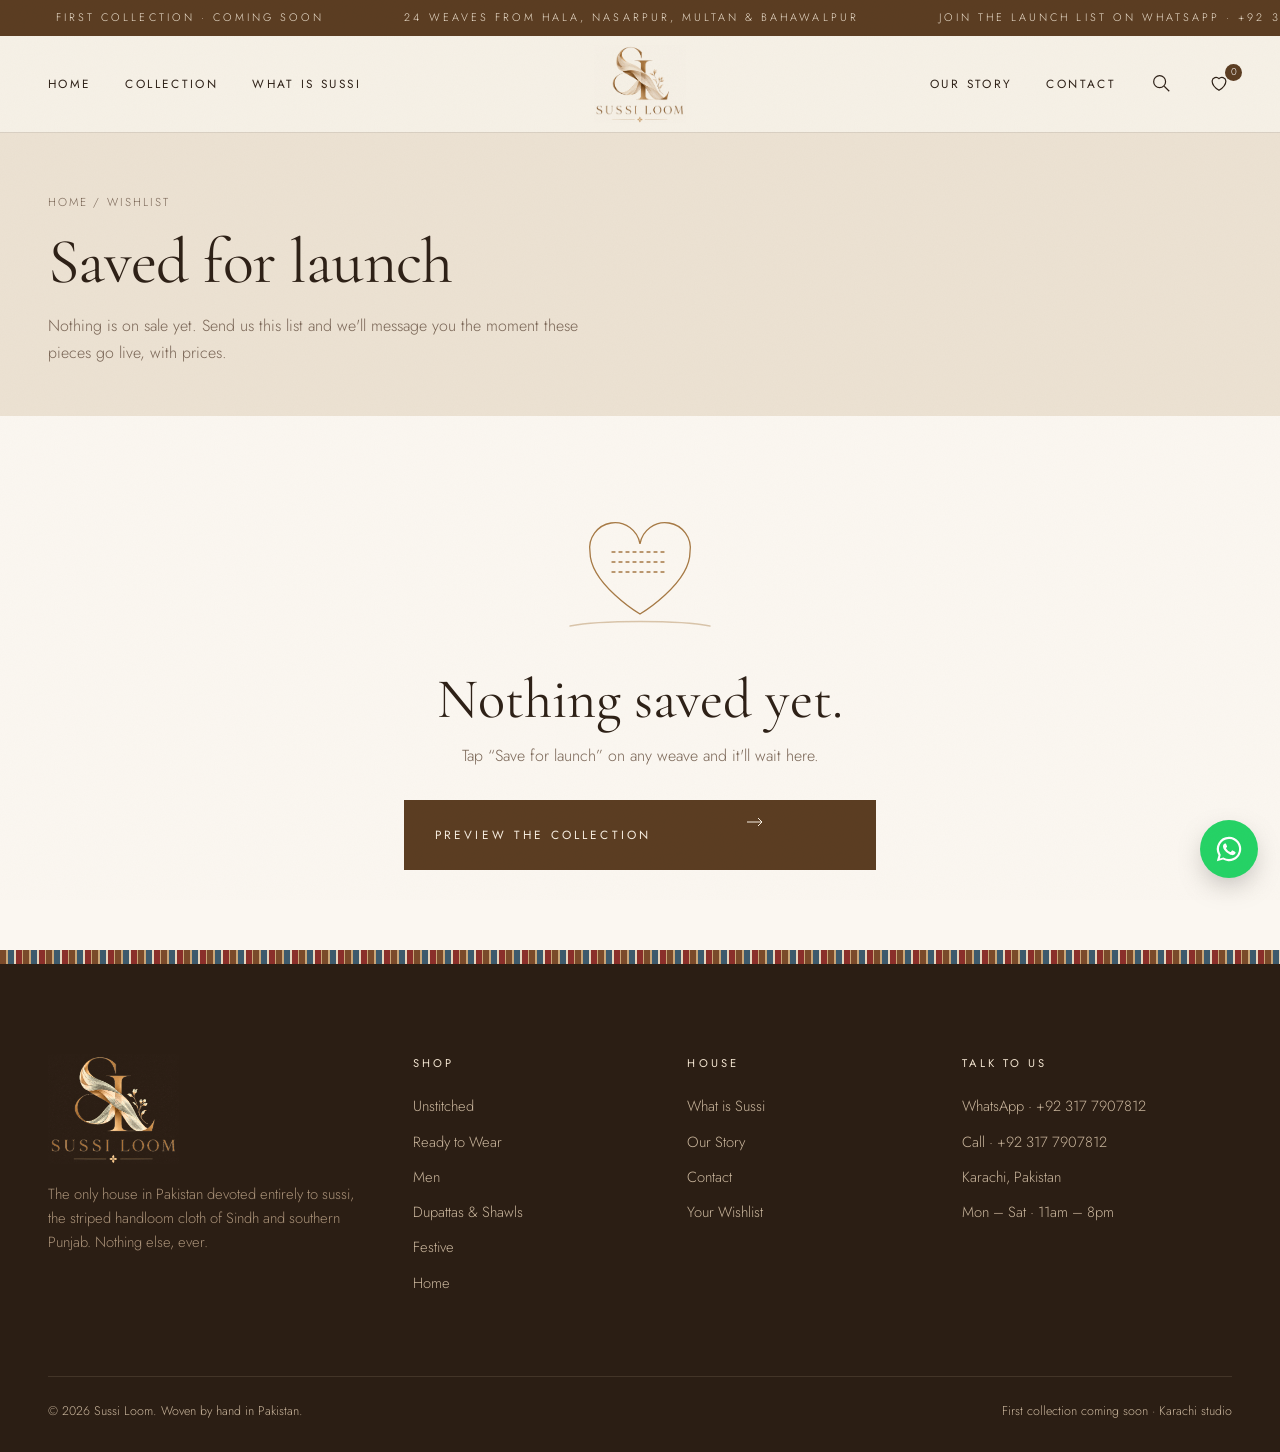
<file: wishlist.html>
<!doctype html>
<html lang="en">
<head>
<meta charset="utf-8">
<meta name="viewport" content="width=device-width, initial-scale=1">
<title>Your Wishlist | Sussi Loom</title>
<meta name="description" content="The Sussi Loom weaves you've saved for launch.">
<link rel="icon" href="assets/img/favicon.png">
<link rel="preconnect" href="https://fonts.googleapis.com"><link rel="preconnect" href="https://fonts.gstatic.com" crossorigin>
<link href="https://fonts.googleapis.com/css2?family=Caveat:wght@500&family=Cormorant+Garamond:ital,wght@0,400;0,500;1,400&family=Jost:wght@300;400&display=swap" rel="stylesheet">
<link rel="stylesheet" href="assets/css/style.css">
</head>
<body data-page="wishlist">
<div id="header"></div>
<main>
  <section class="page-head" style="padding:60px 0 50px">
    <div class="wrap"><div class="crumbs"><a href="index.html">Home</a> / Wishlist</div><h1>Saved for launch</h1><p>Nothing is on sale yet. Send us this list and we'll message you the moment these pieces go live, with prices.</p></div>
  </section>
  <div class="wrap" id="cart-root"></div>
</main>
<div id="footer"></div>
<script src="assets/js/data.js"></script>
<script src="assets/js/app.js"></script>
<script>
document.addEventListener("sl:ready", () => {
  const root = document.getElementById("cart-root");
  const arrows = () => root.querySelectorAll("[data-arrow]").forEach(el => el.insertAdjacentHTML("beforeend", SL.I.arrow));
  function render() {
    const items = SL.Wish.items();
    if (!items.length) {
      root.innerHTML = `<div class="empty">
        <svg viewBox="0 0 180 140" fill="none" stroke="#a77a45" stroke-width="1.3" stroke-linecap="round"><path d="M90 118S40 88 40 56a24 24 0 0 1 50-8 24 24 0 0 1 50 8c0 32-50 62-50 62Z"/><path d="M62 56h56M62 66h56M62 76h56" stroke-dasharray="3 4"/><path d="M20 130c30-6 110-6 140 0" opacity=".4"/></svg>
        <h2>Nothing saved yet.</h2>
        <p style="margin:14px 0 30px">Tap “Save for launch” on any weave and it'll wait here.</p>
        <a class="btn" href="shop.html" data-arrow>Preview the collection</a></div>`;
      arrows(); return;
    }
    const msg = "Hi Sussi Loom, please message me when these launch:\n" + items.map(p => "• " + p.name + " · " + p.sub).join("\n");
    root.innerHTML = `<div class="cart-layout">
      <div>
        ${items.map(p => `<div class="line-item">
          <a class="thumb" href="product.html?id=${p.id}">${SL.swatch(p)}</a>
          <div><a href="product.html?id=${p.id}"><h4>${p.name}</h4></a><small>${p.sub} · ${p.origin}</small>
            <small>${p.threads.join(" · ")}</small>
            <button class="remove" data-rm="${p.id}">Remove</button></div>
          <div class="soon">Coming soon</div>
        </div>`).join("")}
        <a class="link" href="shop.html" style="margin-top:30px" data-arrow>Keep browsing</a>
      </div>
      <aside class="summary">
        <h3>${items.length} ${items.length === 1 ? "weave" : "weaves"} saved</h3>
        <p style="font-size:.9rem">Runs are 20–40 lengths per weave, and the limited ones are smaller. Sending this list means we hold your place in line on launch day.</p>
        <a class="btn block" target="_blank" rel="noopener" href="${SL.waLink(msg)}" style="margin-top:24px" data-arrow>Send list on WhatsApp</a>
        <p style="font-size:.78rem;margin-top:16px;text-align:center">Saved in this browser only · ${SL.PHONE}</p>
      </aside></div>`;
    arrows();
  }
  root.addEventListener("click", e => {
    const b = e.target.closest("[data-rm]"); if (!b) return;
    const row = b.closest(".line-item");
    SL.Wish.remove(b.dataset.rm);
    if (row && !matchMedia("(prefers-reduced-motion: reduce)").matches) { row.classList.add("out"); setTimeout(render, 280); } else render();
  });
  render();
});
</script>
</body>
</html>
</file>
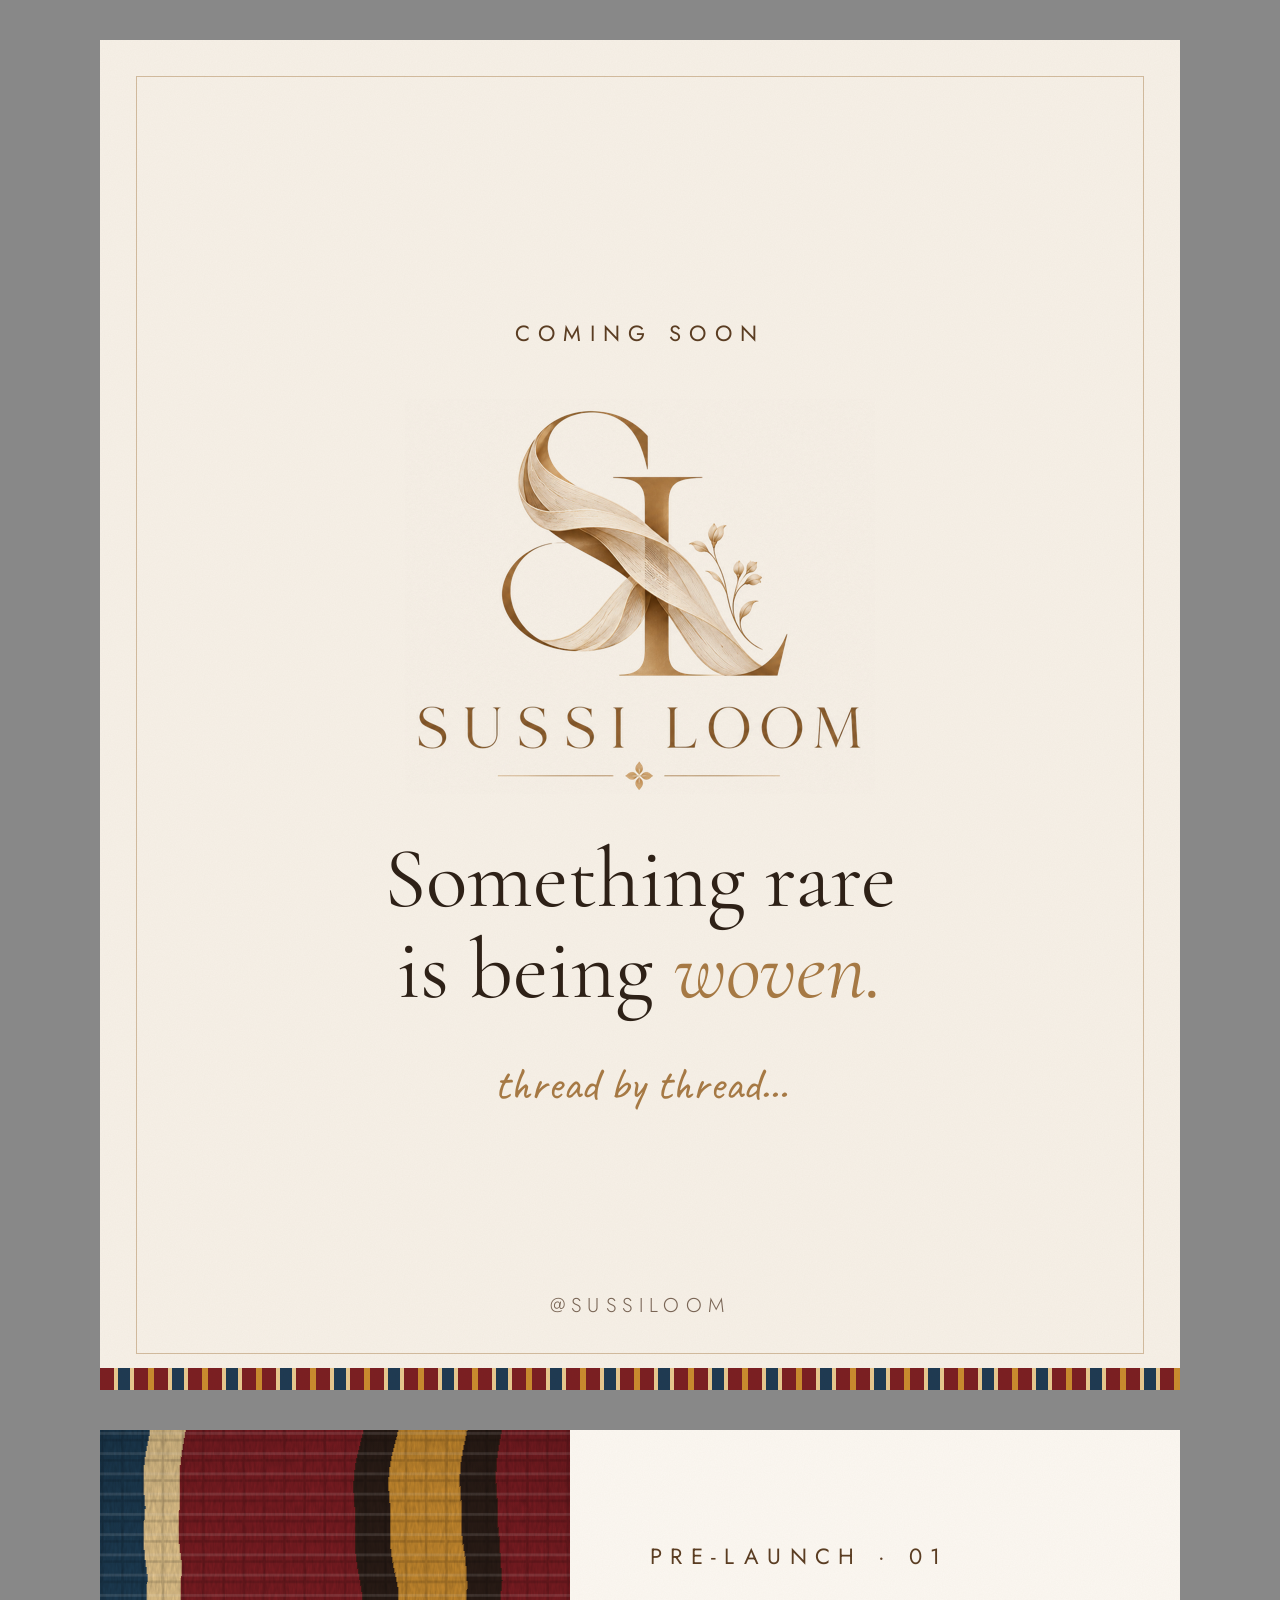
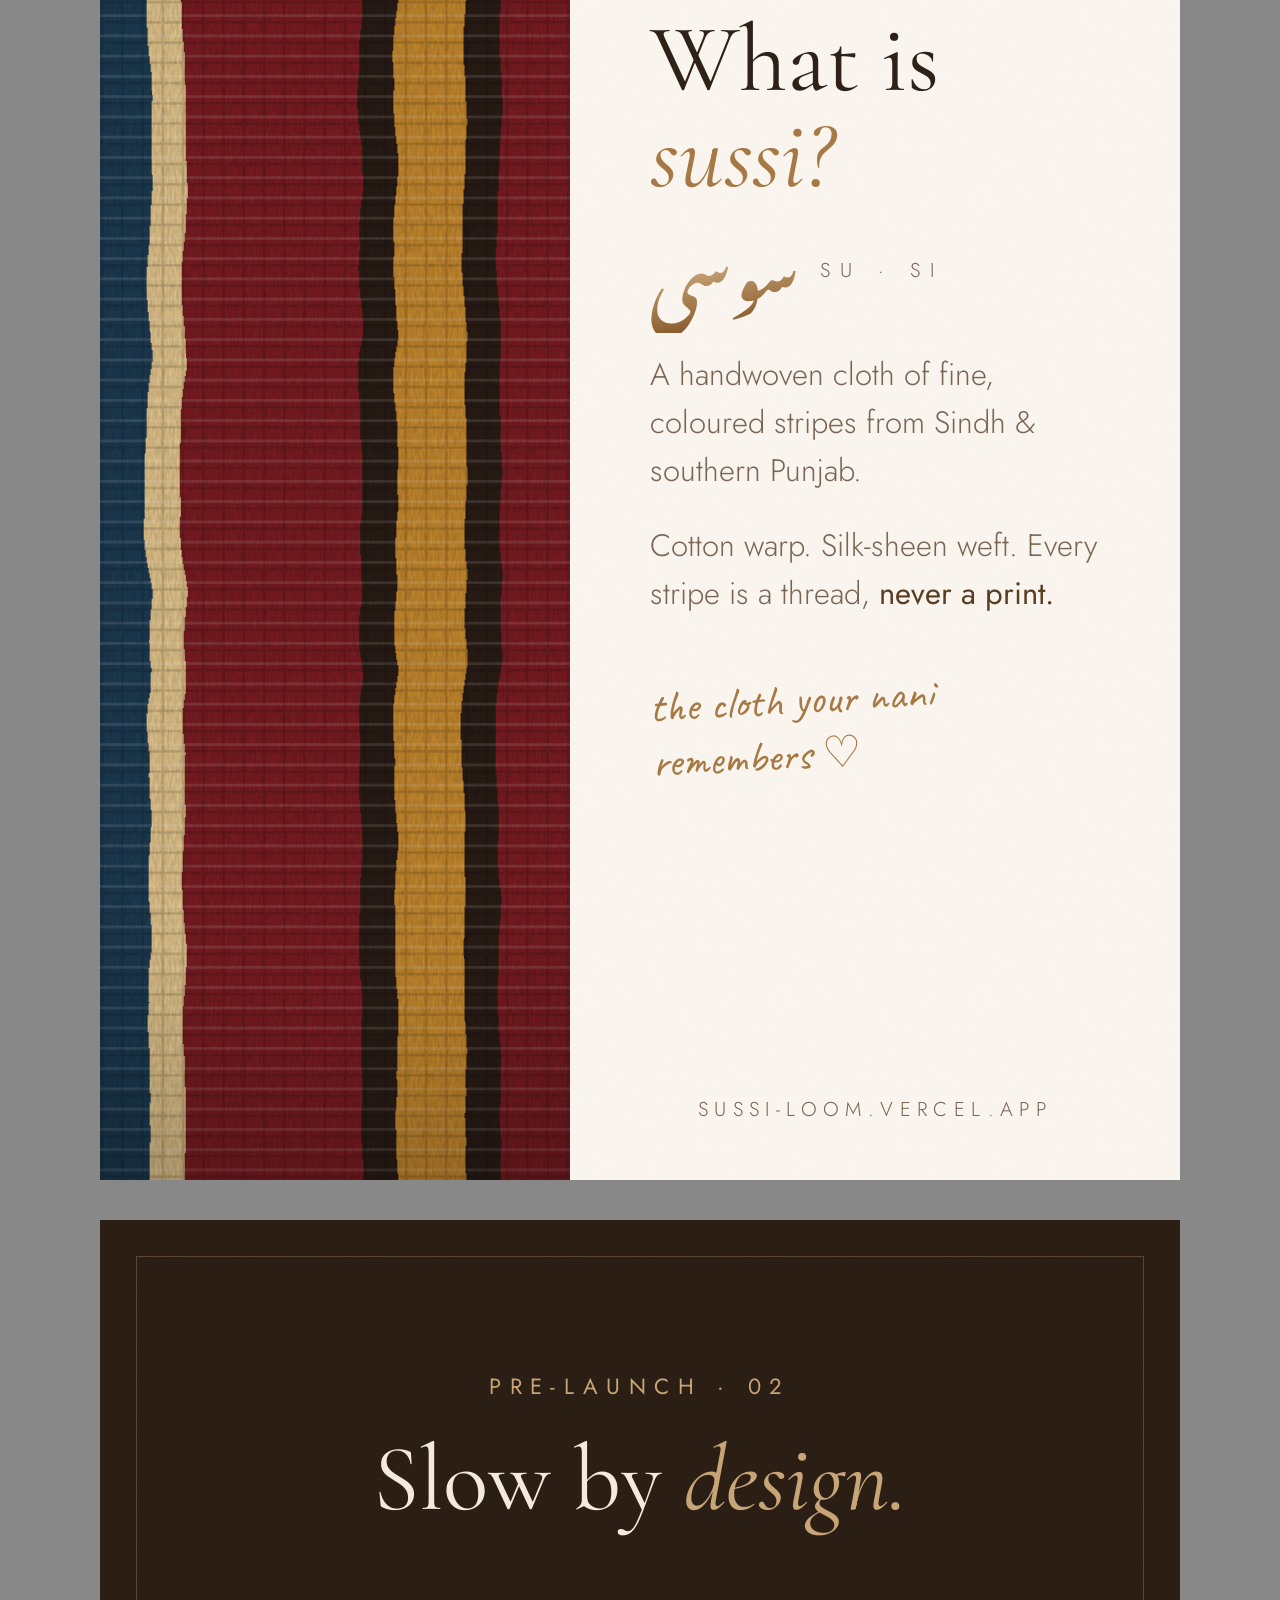
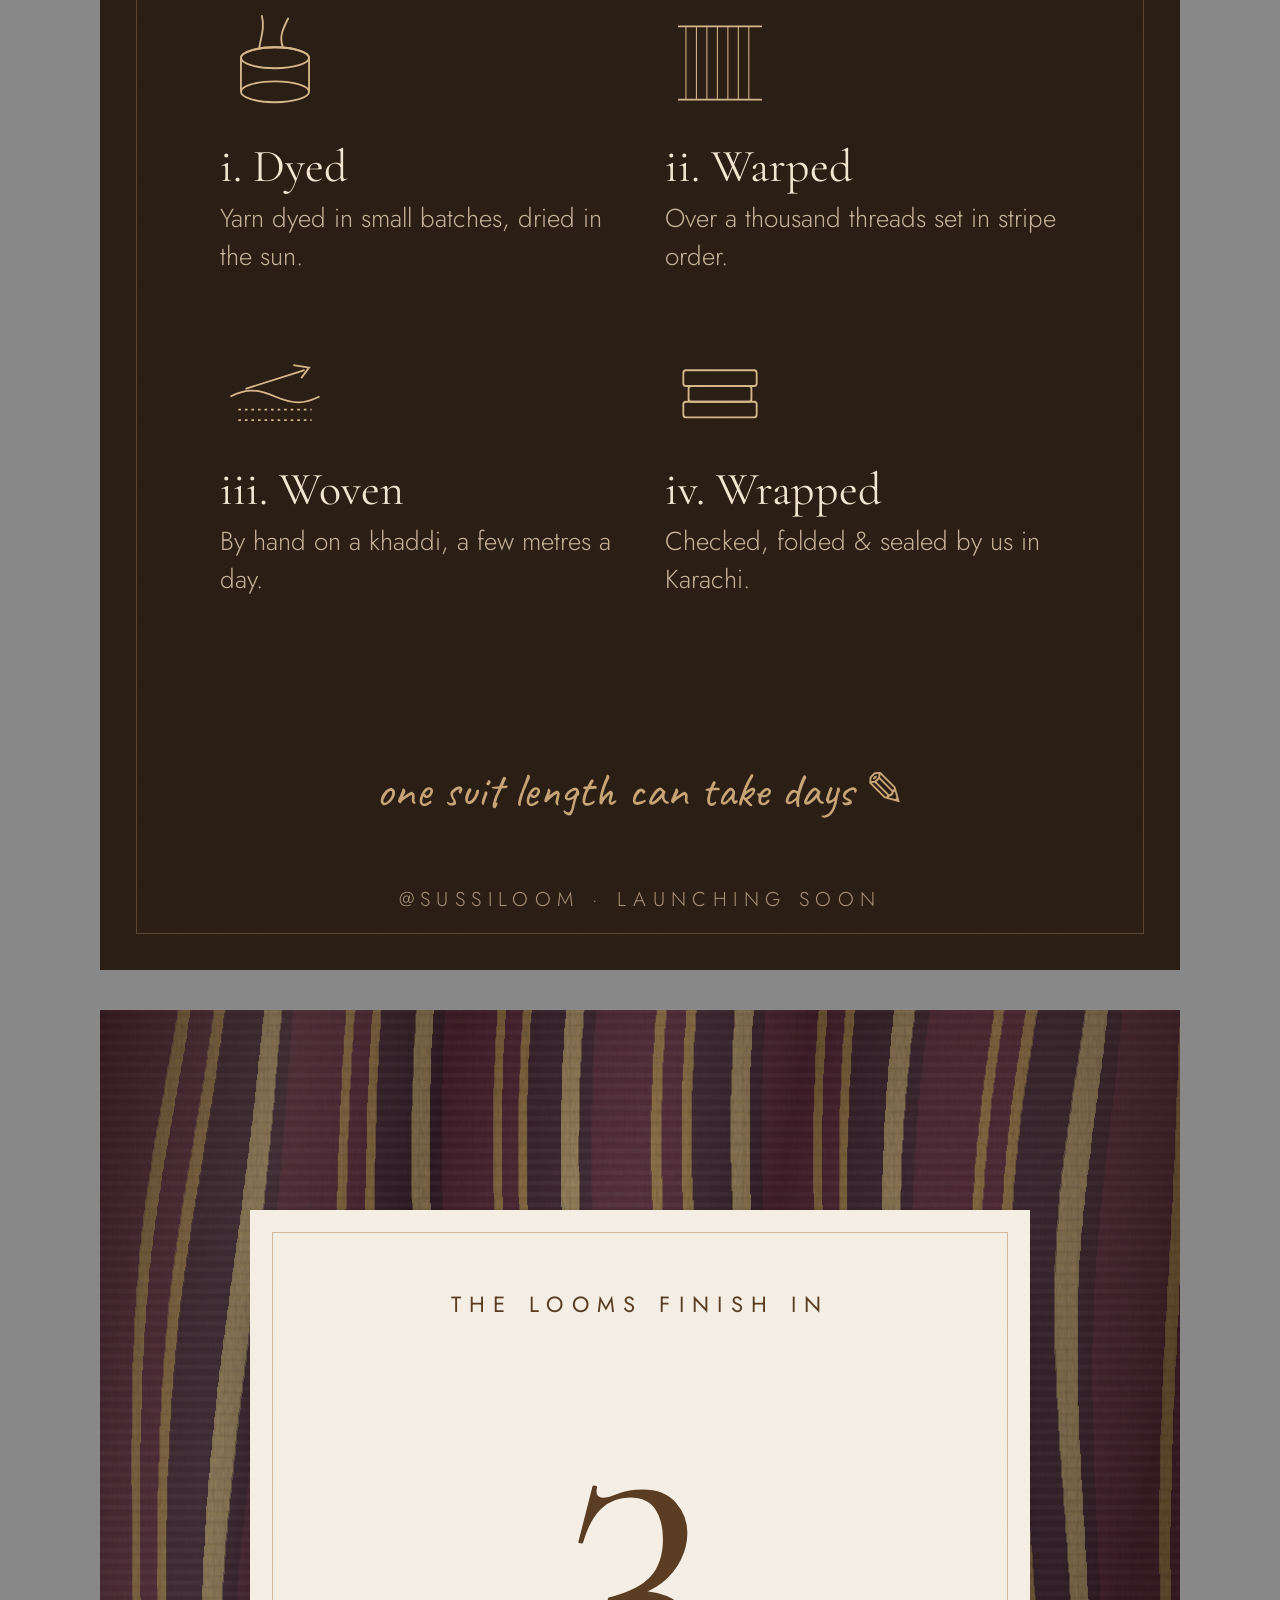
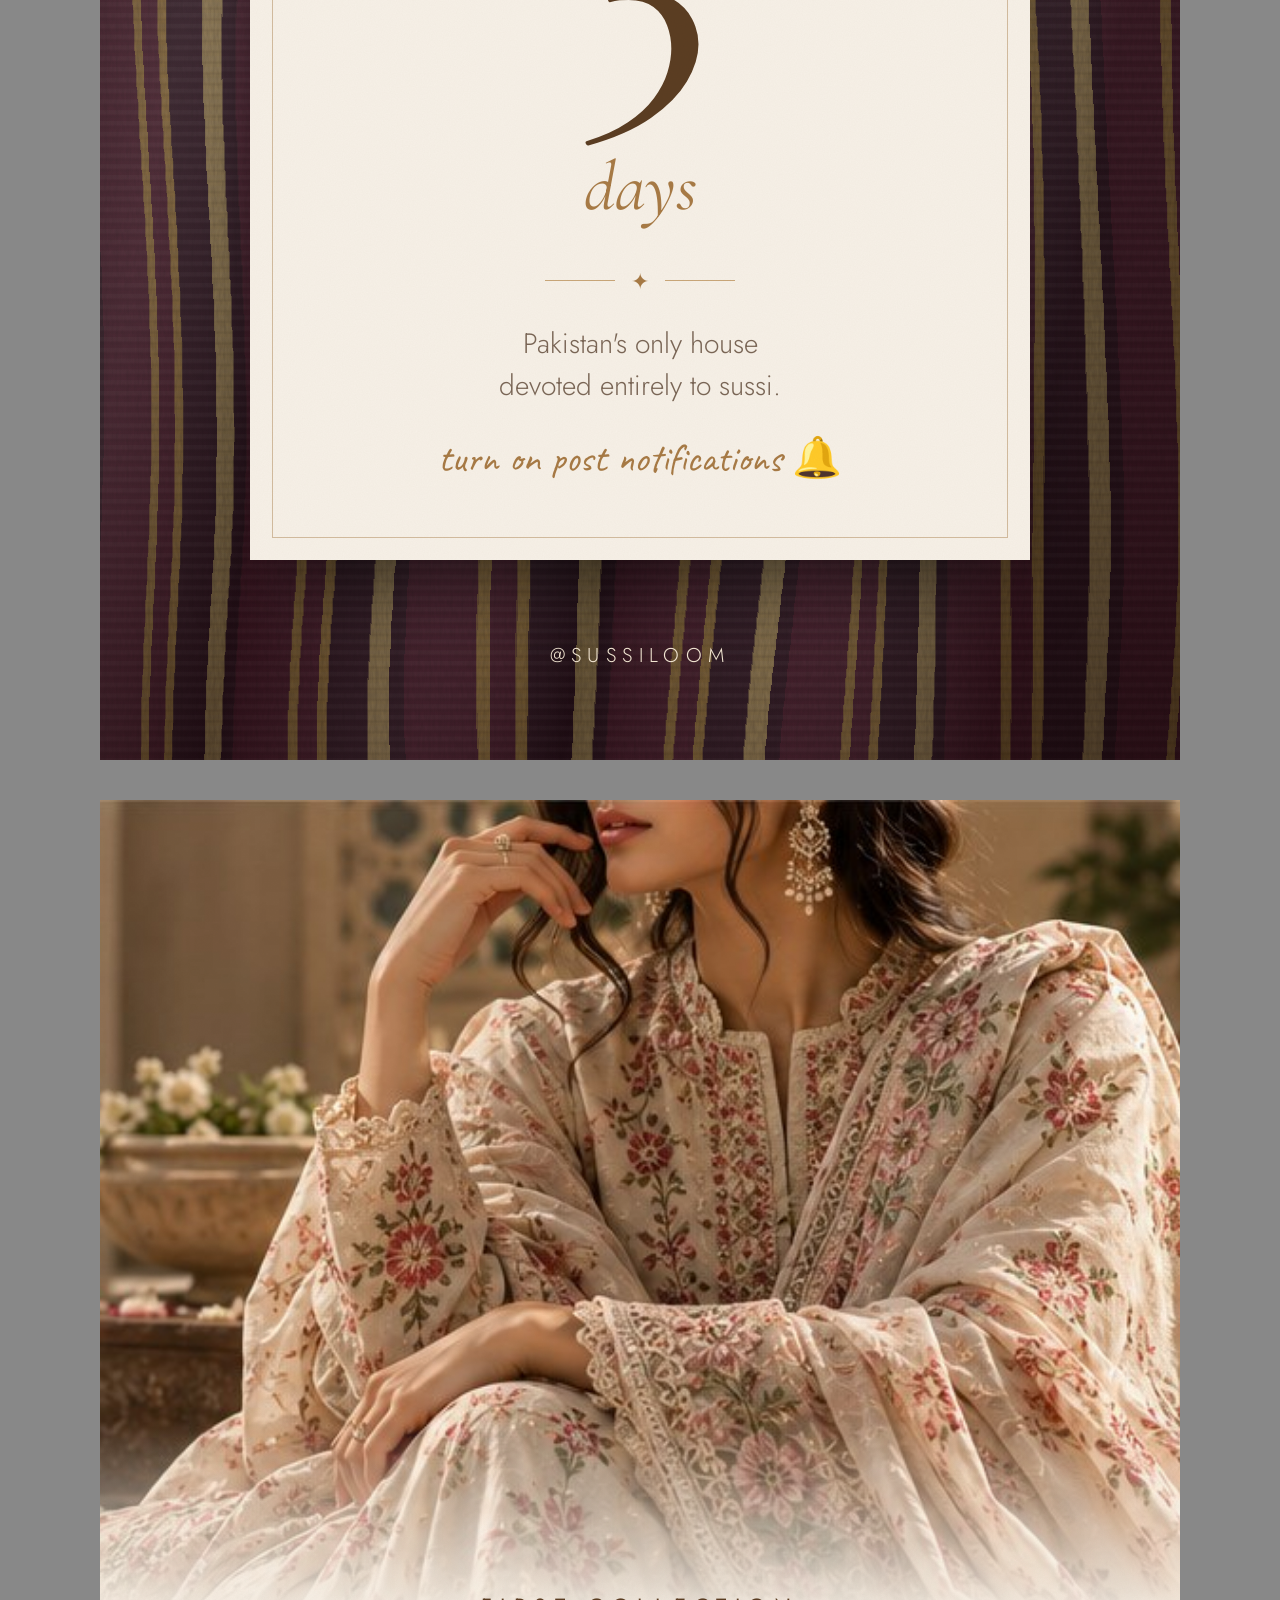
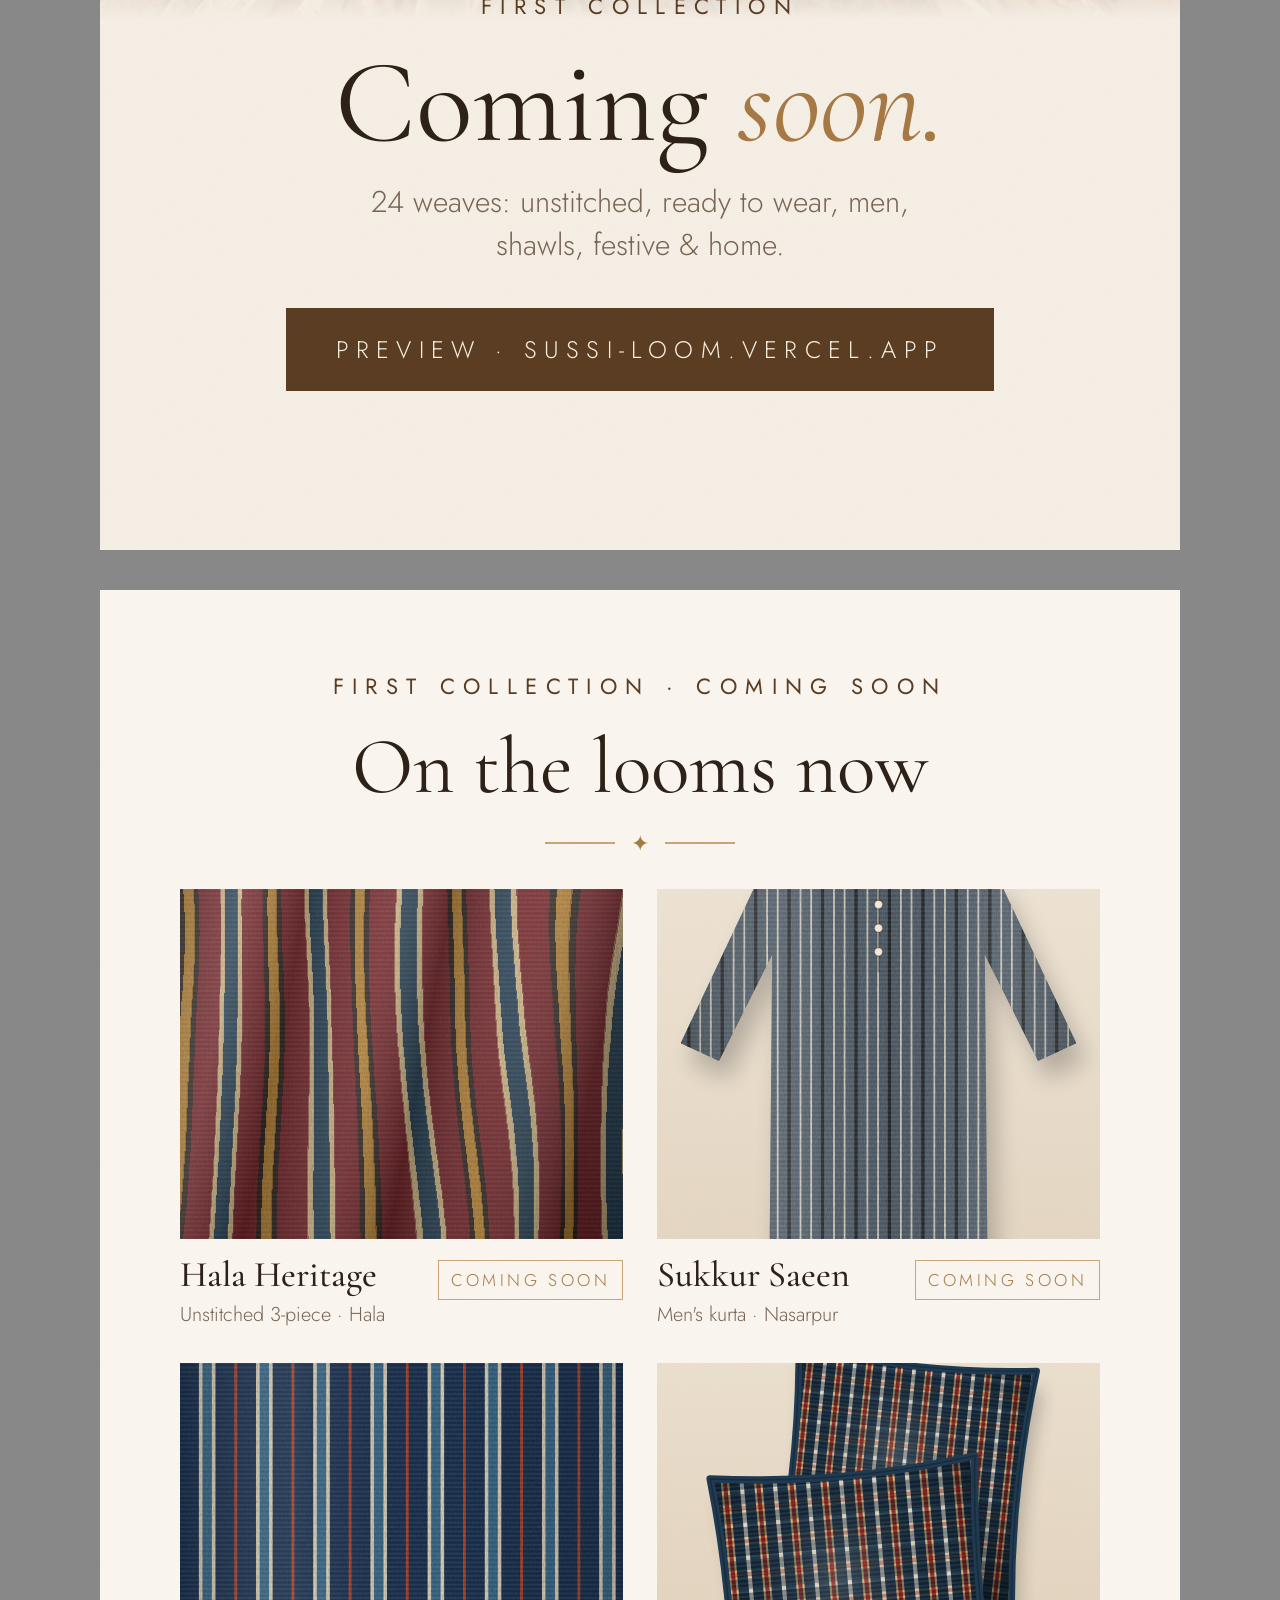
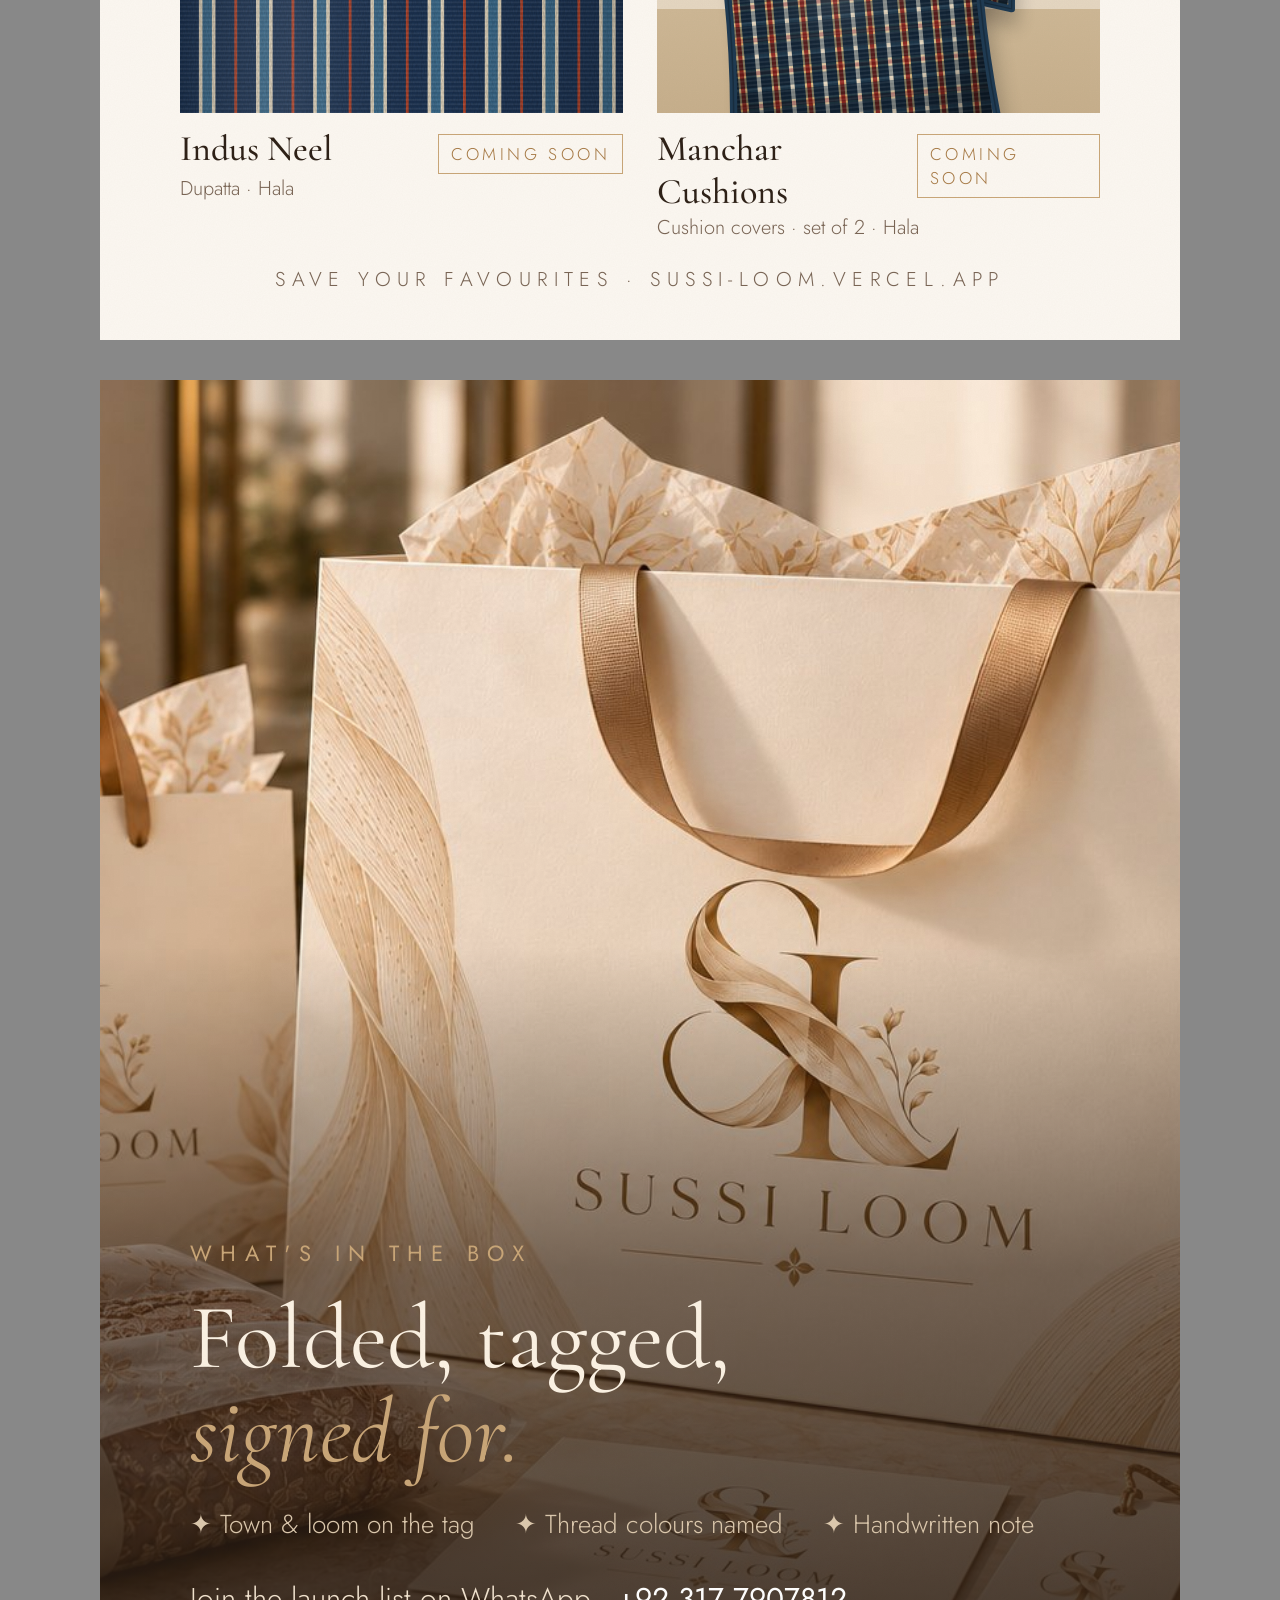
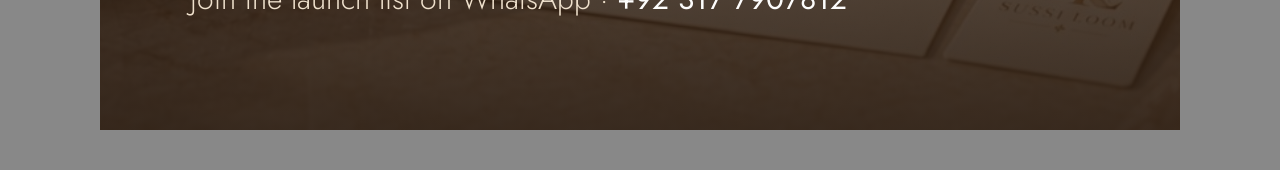
<file: instagram/posts.html>
<!doctype html>
<html lang="en">
<head>
<meta charset="utf-8">
<title>Sussi Loom | Instagram launch posts</title>
<link href="https://fonts.googleapis.com/css2?family=Noto+Nastaliq+Urdu:wght@600&text=%D8%B3%D9%88%D8%B3%DB%8C&display=swap" rel="stylesheet">
<link href="https://fonts.googleapis.com/css2?family=Caveat:wght@500&family=Cormorant+Garamond:ital,wght@0,400;0,500;1,400;1,500&family=Jost:wght@300;400&display=swap" rel="stylesheet">
<style>
:root{--cream:#f6f0e7;--paper:#fbf7f1;--sand:#ece2d3;--gold:#a77a45;--gold2:#c9a678;--brown:#5b3d22;--ink:#2e2117;--muted:#7a6656;--dark:#2b1e14}
*{margin:0;padding:0;box-sizing:border-box}
body{background:#888;font-family:Jost,sans-serif;font-weight:300;display:flex;flex-direction:column;gap:40px;padding:40px;align-items:center}
.post{width:1080px;height:1350px;position:relative;overflow:hidden;background:var(--cream);color:var(--ink)}
.post::after{content:"";position:absolute;inset:0;pointer-events:none;opacity:.5;mix-blend-mode:multiply;
 background-image:url("data:image/svg+xml,%3Csvg xmlns='http://www.w3.org/2000/svg' width='200' height='200'%3E%3Cfilter id='n'%3E%3CfeTurbulence type='fractalNoise' baseFrequency='.85' numOctaves='2' stitchTiles='stitch'/%3E%3CfeColorMatrix values='0 0 0 0 .45 0 0 0 0 .35 0 0 0 0 .25 0 0 0 .1 0'/%3E%3C/filter%3E%3Crect width='100%25' height='100%25' filter='url(%23n)'/%3E%3C/svg%3E")}
.serif{font-family:"Cormorant Garamond",serif;font-weight:400}
.hand{font-family:Caveat,cursive;color:var(--gold)}
.eb{font-size:22px;letter-spacing:.38em;text-transform:uppercase;color:var(--brown);font-weight:400}
.div{display:flex;align-items:center;gap:16px;color:var(--gold);justify-content:center;font-size:22px}
.div::before,.div::after{content:"";height:1.5px;width:70px;background:var(--gold2)}
.frame{position:absolute;inset:36px;border:1.5px solid rgba(167,122,69,.45);pointer-events:none}
.handle{position:absolute;bottom:56px;left:0;right:0;text-align:center;font-size:20px;letter-spacing:.32em;text-transform:uppercase;color:var(--muted)}
.fill svg{width:100%;height:100%;display:block}
.ur{font-family:"Noto Nastaliq Urdu",serif;font-weight:600;background:linear-gradient(170deg,#e9cf9c 10%,#c9a678 45%,#8c5f30 85%);-webkit-background-clip:text;background-clip:text;color:transparent;line-height:1.9}
.strip{height:22px;background:repeating-linear-gradient(90deg,#7b1f22 0 14px,#e7c88e 14px 18px,#1f3a52 18px 30px,#e7c88e 30px 34px,#7b1f22 34px 48px,#c98b2e 48px 54px)}
</style>
</head>
<body>

<!-- 1. COMING SOON -->
<section class="post" id="p1">
  <div class="frame"></div>
  <div style="position:absolute;inset:0;display:flex;flex-direction:column;align-items:center;justify-content:center;text-align:center;padding:0 120px">
    <span class="eb">Coming soon</span>
    <img src="../assets/img/logo-full.png" style="width:470px;margin:50px 0 40px" alt="">
    <h1 class="serif" style="font-size:86px;line-height:1.05">Something rare<br>is being <i style="color:var(--gold)">woven.</i></h1>
    <p class="hand" style="font-size:46px;margin-top:40px">thread by thread…</p>
  </div>
  <div style="position:absolute;left:0;right:0;bottom:0" class="strip"></div>
  <div class="handle" style="bottom:70px">@sussiloom</div>
</section>

<!-- 2. WHAT IS SUSSI -->
<section class="post" id="p2" style="background:var(--paper)">
  <div class="fill" data-sw="hala-heritage" data-v="close" style="position:absolute;left:0;top:0;bottom:0;width:470px"></div>
  <div style="position:absolute;left:470px;right:0;top:0;bottom:0;padding:110px 80px 0 80px">
    <span class="eb">Pre-launch · 01</span>
    <h1 class="serif" style="font-size:96px;line-height:1;margin:40px 0 10px">What is<br><i style="color:var(--gold)">sussi?</i></h1>
    <p style="display:flex;align-items:center;gap:22px;margin:-6px 0 18px"><span class="ur" lang="ur" style="font-size:66px">سوسی</span><span style="font-size:20px;letter-spacing:.5em;text-transform:uppercase;color:var(--muted)">su · si</span></p>
    <p style="font-size:31px;line-height:1.55;color:var(--muted)">A handwoven cloth of fine, coloured stripes from Sindh &amp; southern Punjab.</p>
    <p style="font-size:31px;line-height:1.55;color:var(--muted);margin-top:26px">Cotton warp. Silk-sheen weft. Every stripe is a thread, <b style="color:var(--brown);font-weight:400">never a print.</b></p>
    <p class="hand" style="font-size:44px;margin-top:50px;transform:rotate(-3deg)">the cloth your nani remembers ♡</p>
  </div>
  <div class="handle" style="left:470px">sussi-loom.vercel.app</div>
</section>

<!-- 3. HOW IT'S MADE -->
<section class="post" id="p3" style="background:var(--dark);color:#f3e7d4">
  <div class="frame" style="border-color:rgba(201,166,120,.3)"></div>
  <div style="text-align:center;padding-top:150px">
    <span class="eb" style="color:var(--gold2)">Pre-launch · 02</span>
    <h1 class="serif" style="font-size:94px;line-height:1.02;margin-top:30px;color:#f6ecdf">Slow by <i style="color:var(--gold2)">design.</i></h1>
  </div>
  <div style="display:grid;grid-template-columns:1fr 1fr;gap:56px 50px;padding:80px 120px 0">
    <div><svg viewBox="0 0 84 84" width="110" fill="none" stroke="#d8b98d" stroke-width="1.4"><ellipse cx="42" cy="64" rx="26" ry="8"/><path d="M16 64V38c0-4 12-8 26-8s26 4 26 8v26"/><ellipse cx="42" cy="38" rx="26" ry="8"/><path d="M30 30c2-10 4-16 2-24M48 30c-3-8 0-14 4-22" stroke-linecap="round"/></svg>
      <h3 class="serif" style="font-size:46px;margin:14px 0 6px">i. Dyed</h3><p style="font-size:26px;color:#c7b39b;line-height:1.45">Yarn dyed in small batches, dried in the sun.</p></div>
    <div><svg viewBox="0 0 84 84" width="110" fill="none" stroke="#d8b98d" stroke-width="1.4"><path d="M10 14h64M10 70h64"/><path d="M16 14v56M24 14v56M32 14v56M40 14v56M48 14v56M56 14v56M64 14v56" stroke-width=".8"/></svg>
      <h3 class="serif" style="font-size:46px;margin:14px 0 6px">ii. Warped</h3><p style="font-size:26px;color:#c7b39b;line-height:1.45">Over a thousand threads set in stripe order.</p></div>
    <div><svg viewBox="0 0 84 84" width="110" fill="none" stroke="#d8b98d" stroke-width="1.4"><path d="M8 50c12-6 20-6 34 0s22 6 34 0"/><path d="M20 44l44-14" stroke-linecap="round"/><path d="M56 26l12 2-6 8"/><path d="M14 60h56M14 68h56" stroke-dasharray="2 3"/></svg>
      <h3 class="serif" style="font-size:46px;margin:14px 0 6px">iii. Woven</h3><p style="font-size:26px;color:#c7b39b;line-height:1.45">By hand on a khaddi, a few metres a day.</p></div>
    <div><svg viewBox="0 0 84 84" width="110" fill="none" stroke="#d8b98d" stroke-width="1.4"><rect x="14" y="30" width="56" height="12" rx="2"/><rect x="18" y="42" width="48" height="12" rx="2"/><rect x="14" y="54" width="56" height="12" rx="2"/></svg>
      <h3 class="serif" style="font-size:46px;margin:14px 0 6px">iv. Wrapped</h3><p style="font-size:26px;color:#c7b39b;line-height:1.45">Checked, folded &amp; sealed by us in Karachi.</p></div>
  </div>
  <p class="hand" style="position:absolute;left:0;right:0;bottom:150px;text-align:center;font-size:48px;color:var(--gold2)">one suit length can take days ✎</p>
  <div class="handle" style="color:#a99178">@sussiloom · launching soon</div>
</section>

<!-- 4. COUNTDOWN -->
<section class="post" id="p4">
  <div class="fill" data-sw="multani-mehfil" data-v="drape" style="position:absolute;inset:0"></div>
  <div style="position:absolute;inset:0;background:radial-gradient(ellipse at center,rgba(40,20,20,.15),rgba(30,14,14,.55))"></div>
  <div style="position:absolute;left:150px;right:150px;top:200px;bottom:200px;background:var(--cream);display:flex;flex-direction:column;align-items:center;justify-content:center;text-align:center;box-shadow:0 40px 80px -30px rgba(0,0,0,.6)">
    <div class="frame" style="inset:22px"></div>
    <span class="eb">The looms finish in</span>
    <div class="serif" style="font-size:380px;line-height:1;color:var(--brown);margin:10px 0 0">3</div>
    <div class="serif" style="font-size:70px;font-style:italic;color:var(--gold);margin-top:34px">days</div>
    <div class="div" style="margin:36px 0 26px">✦</div>
    <p style="font-size:28px;color:var(--muted);line-height:1.5">Pakistan's only house<br>devoted entirely to sussi.</p>
    <p class="hand" style="font-size:40px;margin-top:26px">turn on post notifications 🔔</p>
  </div>
  <div class="handle" style="color:#f3e7d4;bottom:90px">@sussiloom</div>
</section>

<!-- 5. LAUNCH -->
<section class="post" id="p5">
  <img src="../assets/img/hero-model.jpg" style="position:absolute;left:0;top:0;width:100%;height:820px;object-fit:cover;object-position:28% center" alt="">
  <div style="position:absolute;left:0;right:0;top:620px;height:200px;background:linear-gradient(0deg,var(--cream),rgba(246,240,231,0))"></div>
  <div style="position:absolute;left:0;right:0;top:790px;text-align:center">
    <span class="eb">First collection</span>
    <h1 class="serif" style="font-size:118px;line-height:1;margin:22px 0 18px">Coming <i style="color:var(--gold)">soon.</i></h1>
    <p style="font-size:30px;color:var(--muted)">24 weaves: unstitched, ready to wear, men,<br>shawls, festive &amp; home.</p>
    <div style="display:inline-block;margin-top:42px;background:var(--brown);color:#f8efe2;padding:24px 50px;font-size:24px;letter-spacing:.3em;text-transform:uppercase">Preview · sussi-loom.vercel.app</div>
  </div>
</section>

<!-- 6. PRODUCTS -->
<section class="post" id="p6" style="background:var(--paper)">
  <div style="text-align:center;padding-top:80px">
    <span class="eb">First collection · coming soon</span>
    <h1 class="serif" style="font-size:80px;margin-top:16px">On the looms now</h1>
    <div class="div" style="margin-top:12px">✦</div>
  </div>
  <div id="grid" style="display:grid;grid-template-columns:1fr 1fr;gap:34px 34px;padding:30px 80px 0"></div>
  <div class="handle" style="bottom:46px">Save your favourites · sussi-loom.vercel.app</div>
</section>

<!-- 7. UNBOXING / ORDER -->
<section class="post" id="p7">
  <img src="../assets/img/packaging.jpg" style="position:absolute;left:0;top:0;width:100%;height:100%;object-fit:cover;object-position:60% center" alt="">
  <div style="position:absolute;inset:0;background:linear-gradient(0deg,rgba(43,30,20,.92) 0%,rgba(43,30,20,.6) 34%,rgba(43,30,20,0) 58%)"></div>
  <div style="position:absolute;left:90px;right:90px;bottom:110px;color:#f6ecdf">
    <span class="eb" style="color:var(--gold2)">What's in the box</span>
    <h1 class="serif" style="font-size:92px;line-height:1.02;margin:22px 0 26px;color:#fbf2e4">Folded, tagged,<br><i style="color:var(--gold2)">signed for.</i></h1>
    <div style="display:flex;gap:40px;font-size:26px;color:#dcc9ae;flex-wrap:wrap">
      <span>✦ Town &amp; loom on the tag</span><span>✦ Thread colours named</span><span>✦ Handwritten note</span>
    </div>
    <p style="margin-top:34px;font-size:30px;color:#f1e3cf">Join the launch list on WhatsApp · <b style="font-weight:400;color:#fff">+92 317 7907812</b></p>
  </div>
</section>

<script src="../assets/js/data.js"></script>
<script src="../assets/js/app.js"></script>
<script>
document.addEventListener("sl:ready", () => {
  document.querySelectorAll("[data-sw]").forEach(el => el.innerHTML = SL.swatch(SL.byId(el.dataset.sw), el.dataset.v));
  const ids = [["hala-heritage","drape"],["sukkur-saeen","kurta"],["indus-neel","flat"],["manchar-cushion","cushion"]];
  document.getElementById("grid").innerHTML = ids.map(([id, v]) => { const p = SL.byId(id); return `
    <div><div class="fill" style="height:350px;overflow:hidden">${SL.swatch(p, v)}</div>
    <div style="display:flex;justify-content:space-between;align-items:baseline;margin-top:14px">
      <span class="serif" style="font-size:36px;font-weight:500">${p.name}</span><span style="font-size:17px;letter-spacing:.2em;text-transform:uppercase;color:var(--gold);border:1.5px solid var(--gold2);padding:7px 12px">Coming soon</span></div>
    <div style="font-size:20px;color:var(--muted)">${p.sub} · ${p.origin.split(",")[0]}</div></div>`; }).join("");
  document.body.dataset.ready = "1";
});
</script>
</body>
</html>
</file>
<file: assets/css/style.css>
/* Sussi Loom · stylesheet */
:root{
  --cream:#f6f0e7;
  --paper:#fbf7f1;
  --sand:#ece2d3;
  --linen:#e2d4bf;
  --gold:#a77a45;
  --gold-soft:#c9a678;
  --brown:#5b3d22;
  --ink:#2e2117;
  --muted:#7a6656;
  --rose:#b98a7c;
  --line:rgba(91,61,34,.18);
  --serif:"Cormorant Garamond", "Times New Roman", serif;
  --sans:"Jost", system-ui, sans-serif;
  --hand:"Caveat", cursive;
  --max:1240px;
}
*{box-sizing:border-box;margin:0;padding:0}
html{scroll-behavior:smooth}
body{
  background:var(--paper);color:var(--ink);font-family:var(--sans);font-weight:300;
  font-size:16px;line-height:1.65;-webkit-font-smoothing:antialiased;overflow-x:hidden;
}
/* paper grain */
body::before{
  content:"";position:fixed;inset:0;pointer-events:none;z-index:999;opacity:.35;mix-blend-mode:multiply;
  background-image:url("data:image/svg+xml,%3Csvg xmlns='http://www.w3.org/2000/svg' width='160' height='160'%3E%3Cfilter id='n'%3E%3CfeTurbulence type='fractalNoise' baseFrequency='.9' numOctaves='2' stitchTiles='stitch'/%3E%3CfeColorMatrix values='0 0 0 0 .45 0 0 0 0 .35 0 0 0 0 .25 0 0 0 .09 0'/%3E%3C/filter%3E%3Crect width='100%25' height='100%25' filter='url(%23n)'/%3E%3C/svg%3E");
}
img{max-width:100%;display:block}
a{color:inherit;text-decoration:none}
button{font:inherit;cursor:pointer;border:0;background:none;color:inherit}
input,select,textarea{font:inherit;color:inherit}
.wrap{max-width:var(--max);margin:0 auto;padding:0 28px}
.serif{font-family:var(--serif)}
.hand{font-family:var(--hand);color:var(--gold);font-weight:500}
.eyebrow{font-size:.72rem;letter-spacing:.32em;text-transform:uppercase;color:var(--brown);font-weight:400}
.eyebrow.light{color:var(--gold-soft)}
h1,h2,h3,h4{font-family:var(--serif);font-weight:400;line-height:1.05;color:var(--ink)}
h1{font-size:clamp(2.8rem,6.4vw,5.6rem);letter-spacing:-.01em}
h2{font-size:clamp(2.1rem,4.4vw,3.6rem)}
h3{font-size:1.7rem}
em{font-style:italic;color:var(--gold)}
p{color:var(--muted)}
.lead{font-size:1.12rem;line-height:1.75}
.divider{display:flex;align-items:center;gap:10px;color:var(--gold);margin:14px 0 18px}
.divider::before,.divider::after{content:"";height:1px;width:34px;background:var(--gold-soft)}
.divider.center{justify-content:center}

/* buttons */
.btn{
  display:inline-flex;align-items:center;gap:14px;padding:16px 30px;background:var(--brown);color:#f8efe2;
  font-size:.74rem;letter-spacing:.26em;text-transform:uppercase;font-weight:400;border:1px solid var(--brown);
  transition:background .35s, color .35s, gap .35s;position:relative;
}
.btn:hover{background:var(--ink);gap:20px}
.btn.ghost{background:transparent;color:var(--brown)}
.btn.ghost:hover{background:var(--brown);color:#f8efe2}
.btn.light{background:transparent;color:#f8efe2;border-color:rgba(248,239,226,.55)}
.btn.light:hover{background:#f8efe2;color:var(--brown)}
.btn.block{width:100%;justify-content:center}
.btn[disabled]{opacity:.5;pointer-events:none}
.link{font-size:.72rem;letter-spacing:.26em;text-transform:uppercase;color:var(--brown);border-bottom:1px solid var(--gold-soft);padding-bottom:5px;display:inline-flex;gap:12px;align-items:center;transition:gap .3s}
.link:hover{gap:20px}
.arrow{width:16px;height:10px;flex:none}

/* announcement */
.announce{background:var(--brown);color:#efe3d1;font-size:.68rem;letter-spacing:.28em;text-transform:uppercase;text-align:center;padding:9px 16px;overflow:hidden}
.announce .track{display:inline-block;white-space:nowrap;animation:tick 32s linear infinite}
.announce span{margin:0 40px}
@keyframes tick{from{transform:translateX(0)}to{transform:translateX(-50%)}}

/* header */
.site-header{position:sticky;top:0;z-index:50;background:rgba(246,240,231,.92);backdrop-filter:blur(10px);border-bottom:1px solid var(--line)}
.nav{display:grid;grid-template-columns:1fr auto 1fr;align-items:center;height:96px}
.nav-left,.nav-right{display:flex;gap:34px;align-items:center}
.nav-right{justify-content:flex-end}
.nav a.nl{font-size:.74rem;letter-spacing:.2em;text-transform:uppercase;font-weight:400;position:relative;padding:6px 0}
.nav a.nl::after{content:"";position:absolute;left:0;bottom:0;width:0;height:1px;background:var(--brown);transition:width .35s}
.nav a.nl:hover::after,.nav a.nl.active::after{width:100%}
.brand{display:flex;flex-direction:column;align-items:center}
.brand img{height:78px;width:auto}
.icon-btn{position:relative;display:inline-flex;width:24px;height:24px}
.icon-btn svg{width:22px;height:22px;stroke:var(--ink);fill:none;stroke-width:1.3}
.cart-count{position:absolute;top:-8px;right:-10px;background:var(--brown);color:#fff;font-size:.62rem;min-width:17px;height:17px;border-radius:50%;display:grid;place-items:center}
.burger{display:none}
.mobile-menu{display:none}

/* hero */
.hero{position:relative;display:grid;grid-template-columns:1.05fr 1fr;min-height:640px;background:var(--sand);overflow:hidden}
.hero-copy{padding:90px 60px 70px max(28px, calc((100vw - var(--max))/2 + 28px));display:flex;flex-direction:column;justify-content:center;position:relative;z-index:2}
.hero-copy h1{margin:22px 0 26px}
.hero-copy .lead{max-width:440px;margin-bottom:38px}
.hero-media{position:relative}
.hero-media img{width:100%;height:100%;object-fit:cover;object-position:30% center}
.hero-media::before{content:"";position:absolute;inset:0;background:linear-gradient(90deg,var(--sand) 0%,rgba(236,226,211,0) 22%);z-index:1}
.hero-note{position:absolute;left:-30px;bottom:70px;z-index:3;font-family:var(--hand);font-size:1.6rem;color:var(--brown);transform:rotate(-5deg);display:flex;align-items:flex-end;gap:6px}
.hero-note svg{width:90px;height:60px}
.hero-side{position:absolute;right:26px;top:50%;transform:translateY(-50%);z-index:3;writing-mode:vertical-rl;font-size:.64rem;letter-spacing:.4em;text-transform:uppercase;color:#f3e7d4}
/* Urdu wordmark: Nastaliq, gold leaf on a framed seal */
.hero-seal{position:absolute;right:84px;top:44px;z-index:2;display:flex;flex-direction:column;align-items:center;padding:6px 26px 14px;border:1px solid rgba(233,207,160,.55);background:rgba(43,30,20,.18);backdrop-filter:blur(3px)}
.hero-seal::before{content:"";position:absolute;inset:5px;border:1px solid rgba(233,207,160,.28);pointer-events:none}
.ur{font-family:"Noto Nastaliq Urdu",serif;font-weight:600;line-height:1.9;background:linear-gradient(170deg,#f7e6c2 10%,#d9b679 45%,#a77a45 80%);-webkit-background-clip:text;background-clip:text;color:transparent}
.hero-seal .ur{font-size:4.4rem;filter:drop-shadow(0 2px 6px rgba(30,18,8,.35))}
.hero-seal .tr{font-size:.6rem;letter-spacing:.5em;text-transform:uppercase;color:#f3e7d4;margin-top:-10px;padding-left:.5em}
.ur-inline{display:inline-block;font-size:.62em;vertical-align:middle;margin:0 .1em;transform:translateY(-.08em);background:linear-gradient(170deg,#c9a678,#8c5f30);-webkit-background-clip:text;background-clip:text;color:transparent;line-height:1.6}

/* pillars */
.pillars{display:grid;grid-template-columns:repeat(4,1fr);border-bottom:1px solid var(--line);background:var(--cream)}
.pillar{display:flex;gap:16px;align-items:center;justify-content:center;padding:30px 18px;border-right:1px solid var(--line)}
.pillar:last-child{border-right:0}
.pillar svg{width:36px;height:36px;stroke:var(--gold);fill:none;stroke-width:1.1;flex:none}
.pillar b{display:block;font-family:var(--serif);font-weight:500;font-size:1.12rem;color:var(--ink)}
.pillar small{color:var(--muted);font-size:.8rem}

section{position:relative}
.sec{padding:120px 0}
.sec.tight{padding:80px 0}
.sec.cream{background:var(--cream)}
.sec.sand{background:var(--sand)}
.sec.dark{background:#2b1e14;color:#eadcc8}
.sec.dark h2,.sec.dark h3{color:#f6ecdf}
.sec.dark p{color:#c7b39b}
.head-row{display:flex;justify-content:space-between;align-items:flex-end;gap:30px;margin-bottom:56px;flex-wrap:wrap}

/* what is sussi intro */
.intro{display:grid;grid-template-columns:1fr 1.1fr;gap:90px;align-items:center}
.intro-art{position:relative;aspect-ratio:4/5;background:var(--sand)}
.intro-art .swatch-big{position:absolute;inset:0}
.intro-art .tag{position:absolute;right:-24px;bottom:40px;background:var(--paper);padding:20px 24px;box-shadow:0 20px 40px -20px rgba(60,40,20,.35);max-width:220px}
.intro-art .tag b{font-family:var(--serif);font-size:1.5rem;font-weight:500;display:block;color:var(--ink)}
.intro-art .tag small{font-size:.78rem;color:var(--muted)}
.big-quote{font-family:var(--serif);font-size:clamp(1.6rem,2.6vw,2.2rem);line-height:1.3;color:var(--ink);font-style:italic;margin:28px 0}
.facts{display:grid;grid-template-columns:repeat(3,1fr);gap:24px;margin:40px 0;border-top:1px solid var(--line);padding-top:30px}
.facts b{font-family:var(--serif);font-size:2.6rem;font-weight:400;color:var(--brown);display:block;line-height:1}
.facts small{font-size:.8rem;color:var(--muted)}

/* process / steps */
.steps{display:grid;grid-template-columns:repeat(4,1fr);gap:0;border-top:1px solid rgba(234,220,200,.2)}
.step{padding:44px 30px 10px 0;border-right:1px solid rgba(234,220,200,.12);margin-right:30px}
.step:last-child{border-right:0}
.step .num{font-family:var(--serif);font-size:1rem;color:var(--gold-soft);font-style:italic}
.step svg{width:84px;height:84px;margin:22px 0;stroke:#d8b98d;fill:none;stroke-width:1}
.step h3{font-size:1.5rem;margin-bottom:12px}
.step p{font-size:.92rem}

/* collection tiles */
.tiles{display:grid;grid-template-columns:1.2fr repeat(3,1fr);gap:20px;align-items:stretch}
.tiles .tile-intro{grid-row:span 2}
.tile{position:relative;overflow:hidden;min-height:320px;display:block;background:var(--sand)}
.tile .bg{position:absolute;inset:0;transition:transform 1.2s cubic-bezier(.2,.7,.2,1)}
.tile .bg img,.tile .bg svg{width:100%;height:100%;object-fit:cover}
.tile:hover .bg{transform:scale(1.06)}
.tile::after{content:"";position:absolute;inset:0;background:linear-gradient(180deg,rgba(0,0,0,0) 45%,rgba(35,22,12,.72))}
.tile .cap{position:absolute;left:22px;bottom:22px;right:22px;z-index:2;color:#fbf2e4}
.tile .cap h3{color:#fbf2e4;font-size:1.65rem;margin-bottom:8px}
.tile .cap span{font-size:.68rem;letter-spacing:.26em;text-transform:uppercase}

/* product grid */
.grid{display:grid;grid-template-columns:repeat(4,1fr);gap:46px 26px}
.card{display:flex;flex-direction:column;position:relative}
.card .media{position:relative;aspect-ratio:3/4;overflow:hidden;background:var(--sand);display:block}
.card .media svg{width:100%;height:100%;display:block;transition:transform 1.1s cubic-bezier(.2,.7,.2,1)}
.card:hover .media svg{transform:scale(1.05)}
.card .badge{position:absolute;top:14px;left:14px;background:var(--paper);font-size:.62rem;letter-spacing:.22em;text-transform:uppercase;padding:6px 10px;z-index:2}
.card .quick{position:absolute;left:14px;right:14px;bottom:14px;z-index:2;opacity:0;transform:translateY(10px);transition:.35s}
.card:hover .quick{opacity:1;transform:none}
.card .quick .btn{width:100%;justify-content:center;padding:13px}
.card .meta{padding-top:18px;display:flex;justify-content:space-between;gap:12px;align-items:flex-start}
.card h4{font-size:1.32rem;font-weight:500;line-height:1.15}
.card .sub{font-size:.78rem;color:var(--muted);margin-top:4px}
.soon{font-size:.6rem;letter-spacing:.2em;text-transform:uppercase;white-space:nowrap;color:var(--gold);border:1px solid var(--gold-soft);padding:5px 8px;line-height:1}
.soon.lg{display:inline-block;font-size:.72rem;padding:9px 14px;margin:18px 0 24px}
.card .quick .btn.on,.btn.on{background:var(--paper);color:var(--brown)}
.card .sub{white-space:nowrap;overflow:hidden;text-overflow:ellipsis}
.dots{display:flex;gap:6px;margin-top:10px}
.dots i{width:12px;height:12px;border-radius:50%;border:1px solid rgba(0,0,0,.1)}

/* compare / why */
.compare{display:grid;grid-template-columns:1fr 1fr;gap:0;border:1px solid var(--line);background:var(--paper)}
.compare > div{padding:48px}
.compare > div + div{border-left:1px solid var(--line);background:var(--cream)}
.compare ul{list-style:none;margin-top:24px}
.compare li{padding:14px 0;border-bottom:1px dashed var(--line);display:flex;gap:14px;align-items:flex-start;color:var(--muted)}
.compare li svg{width:18px;height:18px;flex:none;margin-top:4px}

/* map */
.map-wrap{display:grid;grid-template-columns:1fr 1fr;gap:80px;align-items:center}
.map-svg{width:100%;height:auto}
.places{list-style:none;margin-top:28px}
.places li{display:grid;grid-template-columns:120px 1fr;gap:20px;padding:16px 0;border-bottom:1px solid var(--line)}
.places b{font-family:var(--serif);font-size:1.3rem;font-weight:500;color:var(--ink)}
.places i{display:block;font-style:normal;font-size:.72rem;letter-spacing:.18em;text-transform:uppercase;color:var(--gold);margin-top:4px}
.box-list{list-style:none;margin:22px 0 0;max-width:440px}
.box-list li{padding:12px 0 12px 26px;border-bottom:1px dashed var(--line);position:relative;color:var(--muted)}
.box-list li::before{content:"✦";position:absolute;left:0;color:var(--gold);font-size:.8rem;top:14px}
.spec-table{width:100%;border-collapse:collapse;margin-top:28px;font-size:.9rem}
.spec-table th{text-align:left;font-weight:400;font-size:.66rem;letter-spacing:.22em;text-transform:uppercase;color:var(--brown);padding:11px 16px 11px 0;width:38%;vertical-align:top}
.spec-table td{padding:11px 0;color:var(--ink)}
.spec-table tr{border-bottom:1px solid var(--line)}
.thread-list{display:flex;flex-wrap:wrap;gap:10px 18px;margin-top:4px}
.thread-list span{display:inline-flex;align-items:center;gap:8px;font-size:.84rem;color:var(--muted)}
.thread-list i{width:18px;height:18px;border-radius:50%;border:1px solid rgba(0,0,0,.12)}

/* story band */
.band{display:grid;grid-template-columns:1fr 1fr;min-height:560px}
.band img{width:100%;height:100%;object-fit:cover}
.band .copy{padding:90px 70px;display:flex;flex-direction:column;justify-content:center;background:var(--sand)}

/* testimonials */
.notes{display:grid;grid-template-columns:repeat(3,1fr);gap:28px}
.note{background:var(--paper);padding:36px;border:1px solid var(--line);position:relative}
.note:nth-child(2){transform:rotate(.6deg);margin-top:30px}
.note:nth-child(3){transform:rotate(-.5deg)}
.note p{font-family:var(--serif);font-size:1.3rem;line-height:1.45;color:var(--ink);font-style:italic}
.note .who{margin-top:20px;font-size:.76rem;letter-spacing:.18em;text-transform:uppercase;color:var(--brown)}
.note .pin{position:absolute;top:-12px;left:30px;width:60px;height:22px;background:rgba(201,166,120,.45);transform:rotate(-4deg)}

/* faq */
.faq details{border-bottom:1px solid var(--line);padding:24px 0}
.faq summary{list-style:none;cursor:pointer;font-family:var(--serif);font-size:1.45rem;display:flex;justify-content:space-between;gap:20px;color:var(--ink)}
.faq summary::-webkit-details-marker{display:none}
.faq summary::after{content:"+";font-family:var(--sans);font-weight:200;font-size:1.6rem;color:var(--gold);transition:transform .3s}
.faq details[open] summary::after{transform:rotate(45deg)}
.faq details p{margin-top:14px;max-width:720px}

/* newsletter */
.letter{text-align:center;max-width:640px;margin:0 auto}
.letter form{display:flex;margin-top:30px;border-bottom:1px solid var(--brown)}
.letter input{flex:1;background:none;border:0;padding:16px 4px;outline:none}

/* footer */
.site-footer{background:#2b1e14;color:#c9b59c;padding:90px 0 30px;font-size:.92rem}
.foot-grid{display:grid;grid-template-columns:1.4fr 1fr 1fr 1.2fr;gap:50px}
.site-footer h5{font-family:var(--sans);font-size:.7rem;letter-spacing:.28em;text-transform:uppercase;color:#f1e3cf;font-weight:400;margin-bottom:22px}
.site-footer ul{list-style:none}
.site-footer li{margin-bottom:11px}
.site-footer a:hover{color:#f6ecdf}
.site-footer p{color:#a99178}
.foot-logo{height:110px;width:auto;margin-bottom:18px;filter:brightness(1.25)}
.foot-bottom{margin-top:70px;border-top:1px solid rgba(201,181,156,.15);padding-top:24px;display:flex;justify-content:space-between;flex-wrap:wrap;gap:12px;font-size:.78rem}
.weave-strip{height:14px;background:repeating-linear-gradient(90deg,#7a4a2a 0 6px,#c9a678 6px 8px,#3d5a6c 8px 14px,#e6d5bd 14px 16px,#8a2f2a 16px 22px,#c9a678 22px 23px)}

/* whatsapp fab */
.wa-fab{position:fixed;right:22px;bottom:22px;z-index:60;width:58px;height:58px;border-radius:50%;background:#25d366;display:grid;place-items:center;box-shadow:0 10px 30px -8px rgba(0,0,0,.35);transition:transform .3s}
.wa-fab:hover{transform:scale(1.08)}
.wa-fab svg{width:30px;height:30px;fill:#fff}

/* page header */
.page-head{padding:90px 0 70px;background:var(--sand);position:relative;overflow:hidden}
.page-head h1{font-size:clamp(2.6rem,5vw,4.4rem);margin-top:16px}
.page-head p{max-width:560px;margin-top:18px}
.page-head .stripes{position:absolute;right:0;top:0;bottom:0;width:34%;opacity:.9}
.crumbs{font-size:.72rem;letter-spacing:.18em;text-transform:uppercase;color:var(--muted)}
.crumbs a:hover{color:var(--brown)}

/* shop */
.shop-bar{display:flex;justify-content:space-between;gap:20px;align-items:center;padding:26px 0;border-bottom:1px solid var(--line);margin-bottom:50px;flex-wrap:wrap}
.chips{display:flex;gap:10px;flex-wrap:wrap}
.chip{padding:9px 18px;border:1px solid var(--line);font-size:.72rem;letter-spacing:.16em;text-transform:uppercase;transition:.25s}
.chip.on,.chip:hover{background:var(--brown);color:#f8efe2;border-color:var(--brown)}
select.sort{background:transparent;border:1px solid var(--line);padding:10px 14px;font-size:.8rem}

/* product page */
.pdp{display:grid;grid-template-columns:1.1fr 1fr;gap:80px;padding:60px 0 100px}
.gallery{display:grid;grid-template-columns:90px 1fr;gap:18px;position:sticky;top:120px;align-self:start}
.thumbs{display:flex;flex-direction:column;gap:12px}
.thumbs button{aspect-ratio:3/4;border:1px solid transparent;overflow:hidden;opacity:.7}
.thumbs button.on{border-color:var(--brown);opacity:1}
.thumbs svg{width:100%;height:100%;display:block}
.main-img{aspect-ratio:3/4;background:var(--sand);overflow:hidden}
.main-img svg{width:100%;height:100%;display:block}
.pdp h1{font-size:clamp(2.3rem,4vw,3.4rem)}
.pdp .price{font-size:1.5rem;color:var(--brown);margin:16px 0 26px;font-family:var(--serif)}
.opt-label{font-size:.7rem;letter-spacing:.24em;text-transform:uppercase;margin:26px 0 12px;display:block;color:var(--brown)}
.sizes{display:flex;gap:10px;flex-wrap:wrap}
.sizes button{min-width:54px;padding:11px 14px;border:1px solid var(--line);font-size:.82rem}
.sizes button.on{background:var(--brown);color:#fff;border-color:var(--brown)}
.qty{display:inline-flex;border:1px solid var(--line);align-items:center}
.qty button{width:42px;height:46px;font-size:1.2rem}
.qty input{width:46px;text-align:center;border:0;background:none;height:46px}
.buy-row{display:flex;gap:14px;margin-top:30px;flex-wrap:wrap}
.buy-row .btn{flex:1;justify-content:center;min-width:180px}
.spec{margin-top:40px;border-top:1px solid var(--line)}
.spec details{border-bottom:1px solid var(--line);padding:18px 0}
.spec summary{cursor:pointer;list-style:none;font-size:.76rem;letter-spacing:.22em;text-transform:uppercase;display:flex;justify-content:space-between}
.spec summary::-webkit-details-marker{display:none}
.spec summary::after{content:"+";color:var(--gold)}
.spec details[open] summary::after{content:"–"}
.spec details p,.spec details ul{margin-top:12px;font-size:.94rem;color:var(--muted)}
.spec ul{padding-left:18px}
.assure{display:grid;grid-template-columns:repeat(3,1fr);gap:12px;margin-top:30px}
.assure div{background:var(--cream);padding:14px;font-size:.78rem;text-align:center;color:var(--muted)}
.assure svg{width:24px;height:24px;stroke:var(--gold);fill:none;stroke-width:1.2;margin:0 auto 6px}

/* cart */
.cart-layout{display:grid;grid-template-columns:1.6fr 1fr;gap:60px;padding:60px 0 120px;align-items:start}
.line-item{display:grid;grid-template-columns:110px 1fr auto;gap:24px;padding:26px 0;border-bottom:1px solid var(--line);align-items:center}
.line-item .thumb{aspect-ratio:3/4;overflow:hidden}
.line-item .thumb svg{width:100%;height:100%;display:block}
.line-item h4{font-size:1.35rem}
.line-item small{color:var(--muted);display:block;margin-top:4px}
.line-item .remove{font-size:.7rem;letter-spacing:.2em;text-transform:uppercase;color:var(--muted);margin-top:12px;border-bottom:1px solid var(--line)}
.summary{background:var(--cream);padding:38px;position:sticky;top:120px}
.summary h3{margin-bottom:22px}
.sum-row{display:flex;justify-content:space-between;padding:10px 0;font-size:.95rem}
.sum-row.total{border-top:1px solid var(--line);margin-top:12px;padding-top:18px;font-size:1.2rem;font-family:var(--serif);color:var(--ink)}
.ship-meter{height:4px;background:var(--linen);margin:16px 0 6px;position:relative}
.ship-meter i{position:absolute;left:0;top:0;bottom:0;background:var(--gold)}
.empty{text-align:center;padding:80px 0}
.empty svg{width:180px;margin:0 auto 26px}

/* checkout */
.form-grid{display:grid;grid-template-columns:1fr 1fr;gap:18px}
.form-grid .full{grid-column:1/-1}
.field label{display:block;font-size:.68rem;letter-spacing:.22em;text-transform:uppercase;margin-bottom:8px;color:var(--brown)}
.field input,.field select,.field textarea{width:100%;padding:14px 16px;border:1px solid var(--line);background:var(--paper);outline:none;transition:border .25s}
.field input:focus,.field select:focus,.field textarea:focus{border-color:var(--gold)}
.field .err{color:#a33;font-size:.75rem;margin-top:6px;display:none}
.field.bad input,.field.bad select{border-color:#b55}
.field.bad .err{display:block}
.pay-opts{display:grid;gap:12px}
.pay{display:flex;gap:14px;align-items:flex-start;border:1px solid var(--line);padding:18px;cursor:pointer;background:var(--paper)}
.pay input{margin-top:5px;accent-color:var(--brown)}
.pay b{font-weight:400;color:var(--ink)}
.pay small{display:block;color:var(--muted)}
.pay:has(input:checked){border-color:var(--brown);background:var(--cream)}
.form-section{margin-bottom:46px}
.form-section h3{margin-bottom:20px;display:flex;gap:14px;align-items:baseline}
.form-section h3 span{font-family:var(--sans);font-size:.75rem;color:var(--gold)}
.mini-item{display:grid;grid-template-columns:56px 1fr auto;gap:14px;align-items:center;padding:10px 0}
.mini-item .thumb{aspect-ratio:3/4;overflow:hidden;position:relative}
.mini-item .thumb svg{width:100%;height:100%;display:block}
.mini-item small{color:var(--muted)}

/* thank you */
.thanks{text-align:center;padding:100px 0 60px;max-width:760px;margin:0 auto}
.thanks svg.seal{width:150px;margin:0 auto 30px}
.order-box{background:var(--cream);padding:40px;text-align:left;margin:40px 0;border:1px solid var(--line)}
.timeline{display:grid;grid-template-columns:repeat(4,1fr);gap:16px;margin:40px 0;text-align:center}
.timeline div{font-size:.8rem;color:var(--muted)}
.timeline b{display:grid;place-items:center;width:44px;height:44px;border-radius:50%;border:1px solid var(--gold);margin:0 auto 12px;font-family:var(--serif);font-size:1.2rem;color:var(--brown);font-weight:400}
.timeline .done b{background:var(--brown);color:#fff;border-color:var(--brown)}

/* contact */
.contact-grid{display:grid;grid-template-columns:1fr 1fr;gap:80px;padding:80px 0 120px}
.c-card{display:flex;gap:18px;padding:22px 0;border-bottom:1px solid var(--line)}
.c-card svg{width:26px;height:26px;stroke:var(--gold);fill:none;stroke-width:1.2;flex:none}
.c-card b{font-family:var(--serif);font-size:1.3rem;font-weight:500;display:block;color:var(--ink)}

/* sussi page */
.chapter{display:grid;grid-template-columns:140px 1fr 1fr;gap:60px;padding:90px 0;border-bottom:1px solid var(--line);align-items:center}
.chapter .no{font-family:var(--serif);font-size:5rem;color:var(--gold-soft);line-height:1;font-style:italic}
.chapter svg.ill{width:100%;height:auto;max-height:360px}
.glossary{display:grid;grid-template-columns:repeat(3,1fr);gap:24px}
.gloss{background:var(--paper);padding:30px;border-top:2px solid var(--gold)}
.gloss b{font-family:var(--serif);font-size:1.6rem;font-weight:500;display:block;color:var(--ink)}
.gloss i{color:var(--gold);font-size:.85rem}
.care{display:grid;grid-template-columns:repeat(4,1fr);gap:20px}
.care div{text-align:center;padding:30px 16px;border:1px solid var(--line)}
.care svg{width:54px;height:54px;stroke:var(--brown);fill:none;stroke-width:1.1;margin:0 auto 16px}

/* toast */
.toast{position:fixed;left:50%;bottom:30px;transform:translate(-50%,30px);opacity:0;background:var(--ink);color:#f6ecdf;padding:16px 22px;z-index:100;display:flex;gap:18px;align-items:center;font-size:.88rem;transition:.4s;box-shadow:0 20px 40px -10px rgba(0,0,0,.4)}
.toast.show{opacity:1;transform:translate(-50%,0)}
.toast a{color:var(--gold-soft);border-bottom:1px solid;font-size:.72rem;letter-spacing:.2em;text-transform:uppercase}

/* reveal */
.rv{opacity:0;transform:translateY(26px);transition:opacity 1s ease, transform 1s cubic-bezier(.2,.7,.2,1)}
.rv.in{opacity:1;transform:none}

/* responsive */
@media (max-width:1080px){
  .grid{grid-template-columns:repeat(3,1fr)}
  .tiles{grid-template-columns:repeat(2,1fr)}
  .tiles .tile-intro{grid-column:1/-1;grid-row:auto;min-height:auto}
  .steps{grid-template-columns:repeat(2,1fr)}
  .foot-grid{grid-template-columns:1fr 1fr}
}
@media (max-width:860px){
  .nav{grid-template-columns:auto 1fr auto;height:78px}
  .nav-left .nl,.nav-right .nl{display:none}
  .brand{grid-column:2}
  .brand img{height:62px}
  .burger{display:inline-flex;grid-column:1;grid-row:1}
  .nav-left{display:contents}
  .nav-right{gap:18px}
  .mobile-menu{display:block;position:fixed;inset:0;background:var(--paper);z-index:80;padding:100px 34px;transform:translateX(-100%);transition:transform .45s cubic-bezier(.2,.7,.2,1)}
  .mobile-menu.open{transform:none}
  .mobile-menu a{display:block;font-family:var(--serif);font-size:2.2rem;padding:10px 0;border-bottom:1px solid var(--line)}
  .mobile-menu .close{position:absolute;top:28px;right:28px;font-size:2rem}
  .hero{grid-template-columns:1fr}
  .hero-media{height:440px;order:-1}
  .hero-media::before{background:linear-gradient(0deg,var(--sand) 0%,rgba(236,226,211,0) 30%)}
  .hero-copy{padding:20px 22px 60px}
  .hero-note,.hero-side{display:none}
  .pillars{grid-template-columns:1fr 1fr}
  .pillar{padding:20px 14px;gap:10px}
  .pillar svg{width:28px;height:28px}
  .pillars{grid-template-columns:1fr 1fr}
  .pillar{border-bottom:1px solid var(--line);justify-content:flex-start}
  .intro,.map-wrap,.band,.pdp,.cart-layout,.contact-grid,.compare{grid-template-columns:1fr}
  .intro{gap:50px}
  .intro-art .tag{right:12px}
  .compare > div + div{border-left:0;border-top:1px solid var(--line)}
  .band .copy{padding:60px 24px}
  .band img{height:380px}
  .notes,.glossary{grid-template-columns:1fr}
  .note:nth-child(2){margin-top:0}
  .chapter{grid-template-columns:1fr;gap:24px;padding:60px 0}
  .chapter .no{font-size:3.4rem}
  .care{grid-template-columns:1fr 1fr}
  .grid{grid-template-columns:1fr 1fr;gap:34px 14px}
  .card .quick{opacity:1;transform:none;position:static;margin-top:10px}
  .card .quick .btn{padding:11px;font-size:.62rem;letter-spacing:.18em}
  .card h4{font-size:1.1rem}
  .card .meta{flex-direction:column;gap:4px}
  .gallery{position:static;grid-template-columns:1fr}
  .thumbs{flex-direction:row;order:2}
  .thumbs button{width:70px}
  .pdp{gap:30px;padding-top:30px}
  .summary{position:static}
  .sec{padding:80px 0}
  .wrap{padding:0 18px}
  .page-head .stripes{width:22%;opacity:.5}
  .form-grid{grid-template-columns:1fr}
  .line-item{grid-template-columns:80px 1fr;}
  .line-item > :last-child{grid-column:2}
  .timeline{grid-template-columns:repeat(2,1fr)}
  .facts b{font-size:2rem}
  .steps{grid-template-columns:1fr}
  .step{border-right:0;margin-right:0;border-bottom:1px solid rgba(234,220,200,.12)}
}
@media (max-width:520px){
  .foot-grid{grid-template-columns:1fr}
  .tiles{grid-template-columns:1fr}
  .tile{min-height:320px}
  .hero-seal .ur{font-size:3rem}
  .hero-seal{top:24px;right:6%;padding:2px 18px 10px}
}
@media (prefers-reduced-motion:reduce){
  .rv{opacity:1;transform:none;transition:none}
  .announce .track{animation:none}
}

/* ---------- motion: presses, saves, page changes ---------- */
.btn,.chip,.link,.icon-btn,.remove,.sizes button,.thumbs button,.qty button,.faq summary,.spec summary,.wa-fab,select.sort{transition:transform .14s cubic-bezier(.3,.7,.4,1),background .35s,color .35s,gap .35s,border-color .25s,opacity .25s}
.btn{overflow:hidden;isolation:isolate}
.btn:active,.chip:active,.sizes button:active,.thumbs button:active,.remove:active{transform:scale(.95)}
.link:active,.icon-btn:active,.faq summary:active,.spec summary:active{transform:scale(.97)}
.wa-fab:active{transform:scale(.9)}
.ripple{position:absolute;border-radius:50%;pointer-events:none;background:currentColor;opacity:.28;transform:scale(0);animation:ripple .55s ease-out forwards;z-index:-1}
@keyframes ripple{to{transform:scale(1);opacity:0}}
.btn.pop{animation:pop .45s cubic-bezier(.3,1.6,.5,1)}
@keyframes pop{0%{transform:scale(1)}35%{transform:scale(.92)}70%{transform:scale(1.06)}100%{transform:scale(1)}}
.card.saved .media{animation:savedFlash .7s ease-out}
@keyframes savedFlash{0%{box-shadow:0 0 0 0 rgba(167,122,69,.7)}100%{box-shadow:0 0 0 14px rgba(167,122,69,0)}}
.card.saved .media svg{transform:scale(1.04)}
.fly-heart{position:fixed;z-index:200;pointer-events:none;color:var(--gold);font-size:22px;line-height:1;margin:-11px 0 0 -8px;text-shadow:0 4px 10px rgba(91,61,34,.35)}
.cart-count.bump{animation:bump .5s cubic-bezier(.3,1.8,.5,1)}
@keyframes bump{0%{transform:scale(1)}40%{transform:scale(1.7);background:var(--gold)}100%{transform:scale(1)}}
.icon-btn.bump svg{animation:pop .5s cubic-bezier(.3,1.6,.5,1);fill:rgba(167,122,69,.35)}
.line-item.out{animation:out .28s ease-in forwards}
@keyframes out{to{opacity:0;transform:translateX(-24px)}}

/* page change: quick fade/rise in, quicker fade out */
main{animation:pageIn .26s cubic-bezier(.2,.7,.2,1) both}
@keyframes pageIn{from{opacity:0;transform:translateY(8px)}}
body.leaving main,body.leaving .site-footer,body.leaving .sec{opacity:0;transform:translateY(-4px);transition:opacity .12s ease-in,transform .12s ease-in}
@media (prefers-reduced-motion:reduce){
  main,.btn.pop,.cart-count.bump,.card.saved .media,.line-item.out{animation:none}
  .ripple,.fly-heart{display:none}
  body.leaving main,body.leaving .site-footer,body.leaving .sec{transition:none}
}
</file>
